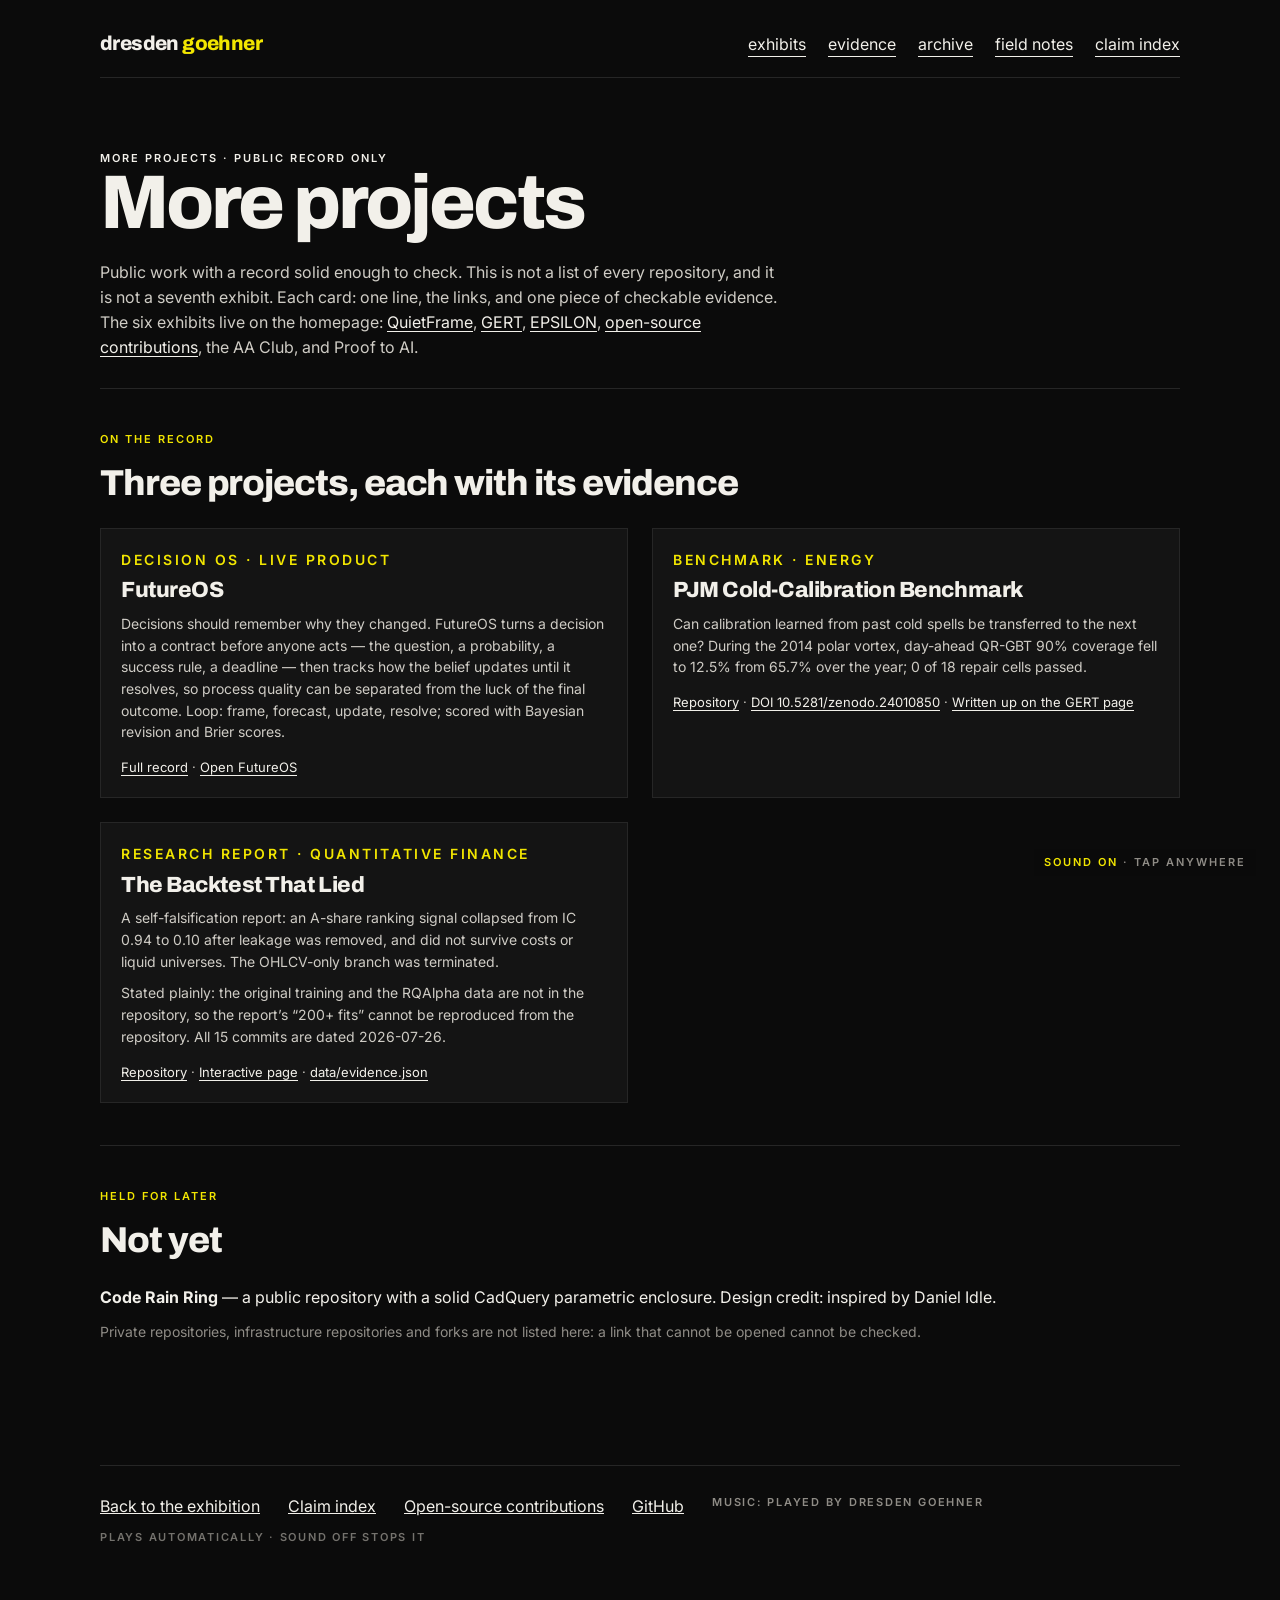
<file: projects/index.html>
<!doctype html>
<html lang="en">
<head>
<meta charset="utf-8">
<meta name="viewport" content="width=device-width, initial-scale=1">
<title>More projects — Dresden Goehner</title>
<meta name="description" content="Public work with a record solid enough to check, beyond the six exhibits on the homepage: FutureOS, the PJM Cold-Calibration Benchmark and The Backtest That Lied, a self-falsification report. Each card carries one piece of checkable evidence.">
<link rel="canonical" href="https://dresdengoehner.com/projects">
<meta property="og:type" content="website">
<meta property="og:site_name" content="Dresden Goehner">
<meta property="og:title" content="More projects — Dresden Goehner">
<meta property="og:description" content="Three more pieces of public work with checkable records: FutureOS, the PJM cold-calibration benchmark and The Backtest That Lied.">
<meta property="og:url" content="https://dresdengoehner.com/projects">
<meta property="og:image" content="https://dresdengoehner.com/og.png">
<meta property="og:image:width" content="1200">
<meta property="og:image:height" content="630">
<meta property="og:image:alt" content="Dresden Goehner. Building decision systems that make uncertainty visible.">
<meta name="twitter:card" content="summary_large_image">
<meta name="twitter:title" content="More projects — Dresden Goehner">
<meta name="twitter:description" content="Three more pieces of public work with checkable records: FutureOS, the PJM cold-calibration benchmark and The Backtest That Lied.">
<meta name="twitter:image" content="https://dresdengoehner.com/og.png">
<meta name="twitter:image:alt" content="Dresden Goehner. Building decision systems that make uncertainty visible.">
<link rel="icon" href="../favicon.svg" type="image/svg+xml">
<link rel="preconnect" href="https://fonts.googleapis.com">
<link rel="preconnect" href="https://fonts.gstatic.com" crossorigin>
<link href="https://fonts.googleapis.com/css2?family=Archivo:wght@500;800&family=Inter:wght@400;500;600&display=swap" rel="stylesheet">
<link rel="stylesheet" href="../site.css">
<link rel="stylesheet" href="../assets/css/sound.css">
<style>
.cards{display:grid;grid-template-columns:repeat(2,minmax(0,1fr));gap:24px}
.card{display:block;background:#141414;border:1px solid var(--line);padding:20px;min-width:0}
.card .repo{color:var(--y)}
.card h3{font-family:Archivo,sans-serif;font-weight:800;font-size:22px;line-height:1.12;letter-spacing:-.02em;margin:8px 0 10px}
.card p{font-size:14px;color:#cfccc5}
.card p+p{margin-top:10px}
.card .links{margin-top:14px;font-size:13px}
@media(max-width:820px){.cards{grid-template-columns:1fr}}
</style>
</head>
<body>
<div class="wrap">
<nav class="top" aria-label="Primary">
<a class="mark" href="../index.html#top">dresden <span>goehner</span></a>
<a class="ul" href="../index.html#work">exhibits</a>
<a class="ul" href="../index.html#evidence">evidence</a>
<a class="ul" href="../index.html#archive">archive</a>
<a class="ul" href="../notes.html">field notes</a>
<a class="ul" href="../proof.html">claim index</a>
</nav>
<header class="page">
<p class="cap">More projects · public record only</p>
<h1>More projects</h1>
<p class="lede">Public work with a record solid enough to check. This is not a list of every repository, and it is not a seventh exhibit. Each card: one line, the links, and one piece of checkable evidence. The six exhibits live on the homepage: <a class="src" href="glasses.html">QuietFrame</a>, <a class="src" href="gert.html">GERT</a>, <a class="src" href="epsilon.html">EPSILON</a>, <a class="src" href="../contributions.html">open-source contributions</a>, the AA Club, and Proof to AI.</p>
</header>
<main>
<section aria-label="Projects with a checkable record">
<p class="cap kicker">On the record</p>
<h2>Three projects, each with its evidence</h2>
<div class="cards">
<article class="card">
<p class="cap repo">Decision OS · live product</p>
<h3>FutureOS</h3>
<p>Decisions should remember why they changed. FutureOS turns a decision into a contract before anyone acts — the question, a probability, a success rule, a deadline — then tracks how the belief updates until it resolves, so process quality can be separated from the luck of the final outcome. Loop: frame, forecast, update, resolve; scored with Bayesian revision and Brier scores.</p>
<p class="links"><a class="src" href="futureos.html">Full record</a> · <a class="src" href="https://futureos.space/">Open FutureOS</a></p>
</article>
<article class="card">
<p class="cap repo">Benchmark · energy</p>
<h3>PJM Cold-Calibration Benchmark</h3>
<p>Can calibration learned from past cold spells be transferred to the next one? During the 2014 polar vortex, day-ahead QR-GBT 90% coverage fell to 12.5% from 65.7% over the year; 0 of 18 repair cells passed.</p>
<p class="links"><a class="src" href="https://github.com/DresdenGman/PJM-Cold-Calibration-Benchmark">Repository</a> · <a class="src" href="https://doi.org/10.5281/zenodo.24010850">DOI 10.5281/zenodo.24010850</a> · <a class="src" href="gert.html#pjm">Written up on the GERT page</a></p>
</article>
<article class="card">
<p class="cap repo">Research report · quantitative finance</p>
<h3>The Backtest That Lied</h3>
<p>A self-falsification report: an A-share ranking signal collapsed from IC 0.94 to 0.10 after leakage was removed, and did not survive costs or liquid universes. The OHLCV-only branch was terminated.</p>
<p>Stated plainly: the original training and the RQAlpha data are not in the repository, so the report&#8217;s &#8220;200+ fits&#8221; cannot be reproduced from the repository. All 15 commits are dated 2026-07-26.</p>
<p class="links"><a class="src" href="https://github.com/DresdenGman/the-backtest-that-lied">Repository</a> · <a class="src" href="https://dresdengman.github.io/the-backtest-that-lied">Interactive page</a> · <a class="src" href="https://github.com/DresdenGman/the-backtest-that-lied/blob/main/data/evidence.json">data/evidence.json</a></p>
</article>
</div>
</section>
<section aria-label="Held for later">
<p class="cap kicker">Held for later</p>
<h2>Not yet</h2>
<p><b>Code Rain Ring</b> — a public repository with a solid CadQuery parametric enclosure. Design credit: inspired by Daniel Idle.</p>
<p class="note">Private repositories, infrastructure repositories and forks are not listed here: a link that cannot be opened cannot be checked.</p>
</section>
</main>
<footer>
<a href="../index.html#top">Back to the exhibition</a>
<a href="../proof.html">Claim index</a>
<a href="../contributions.html">Open-source contributions</a>
<a href="https://github.com/DresdenGman">GitHub</a>
<span class="sound-credit">Music: played by Dresden Goehner</span>
</footer>
</div>
<script src="../assets/js/sound.js" defer></script>
</body>
</html>
</file>
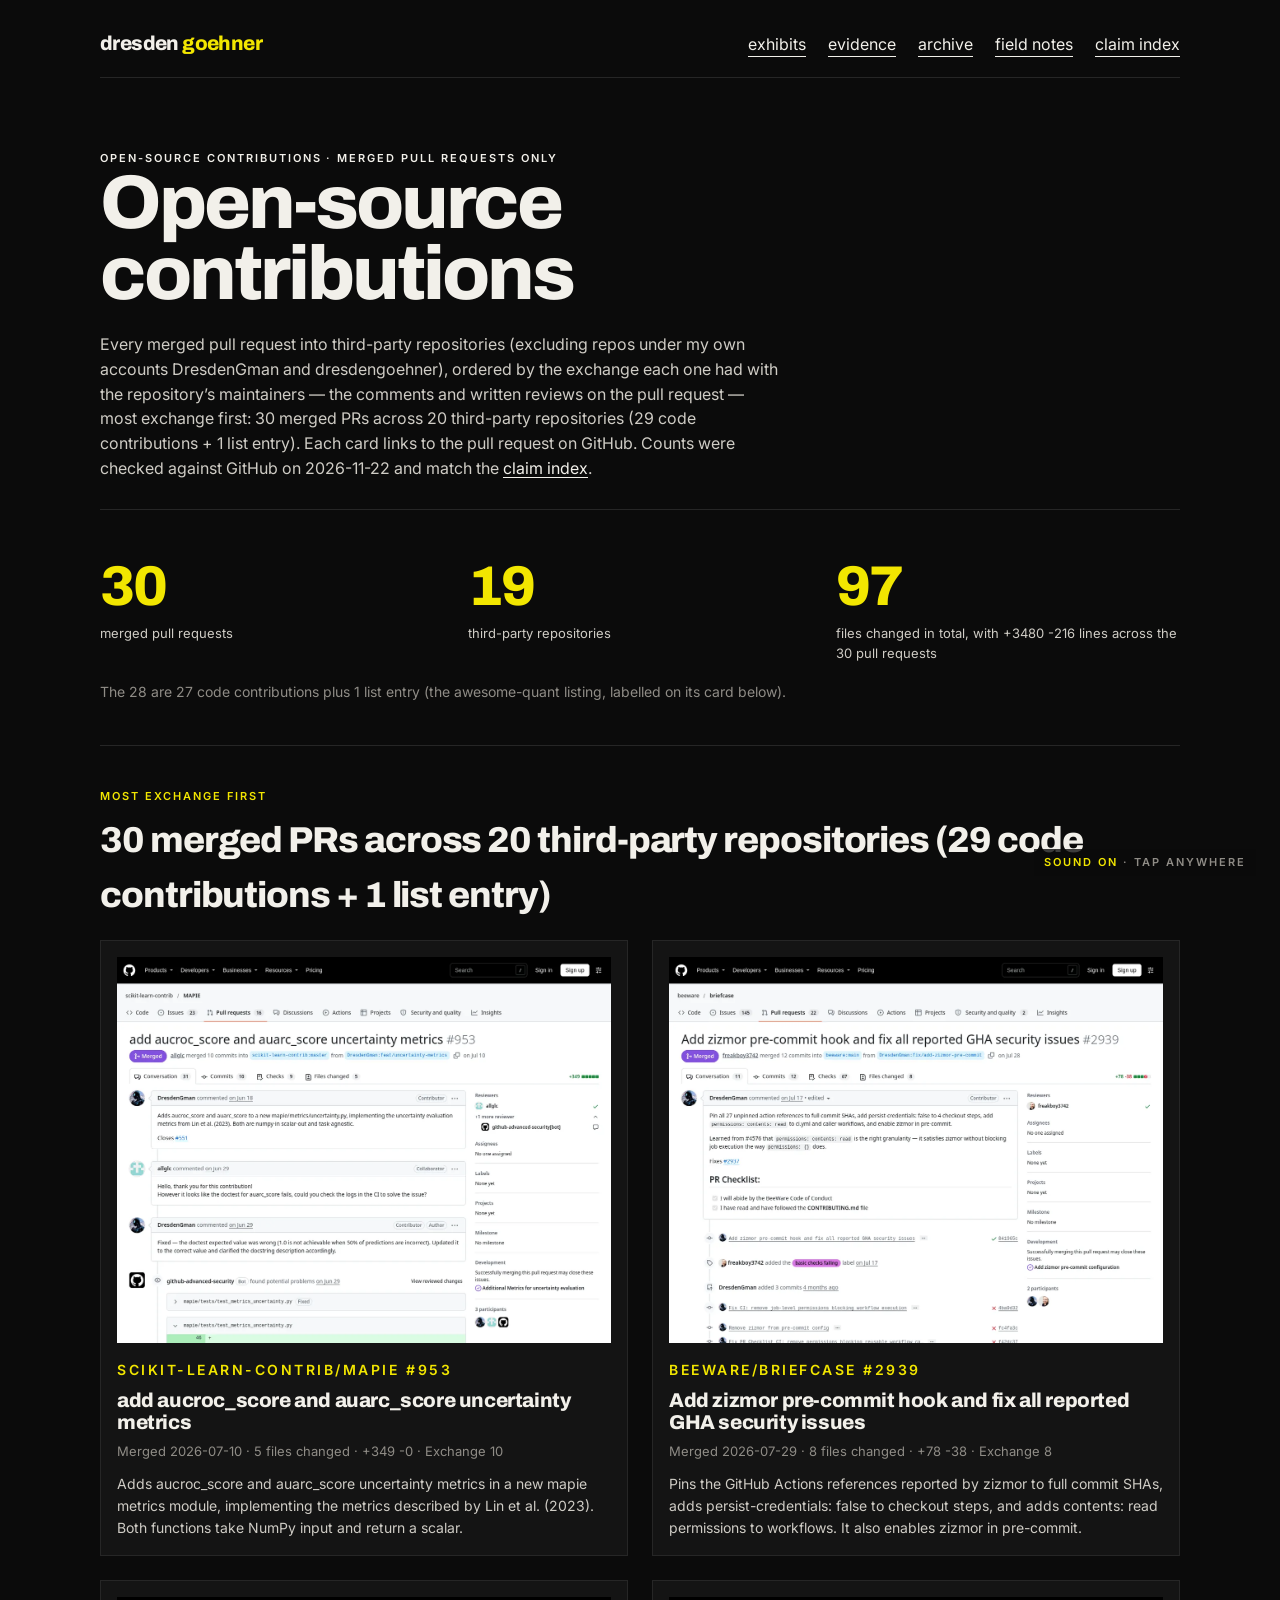
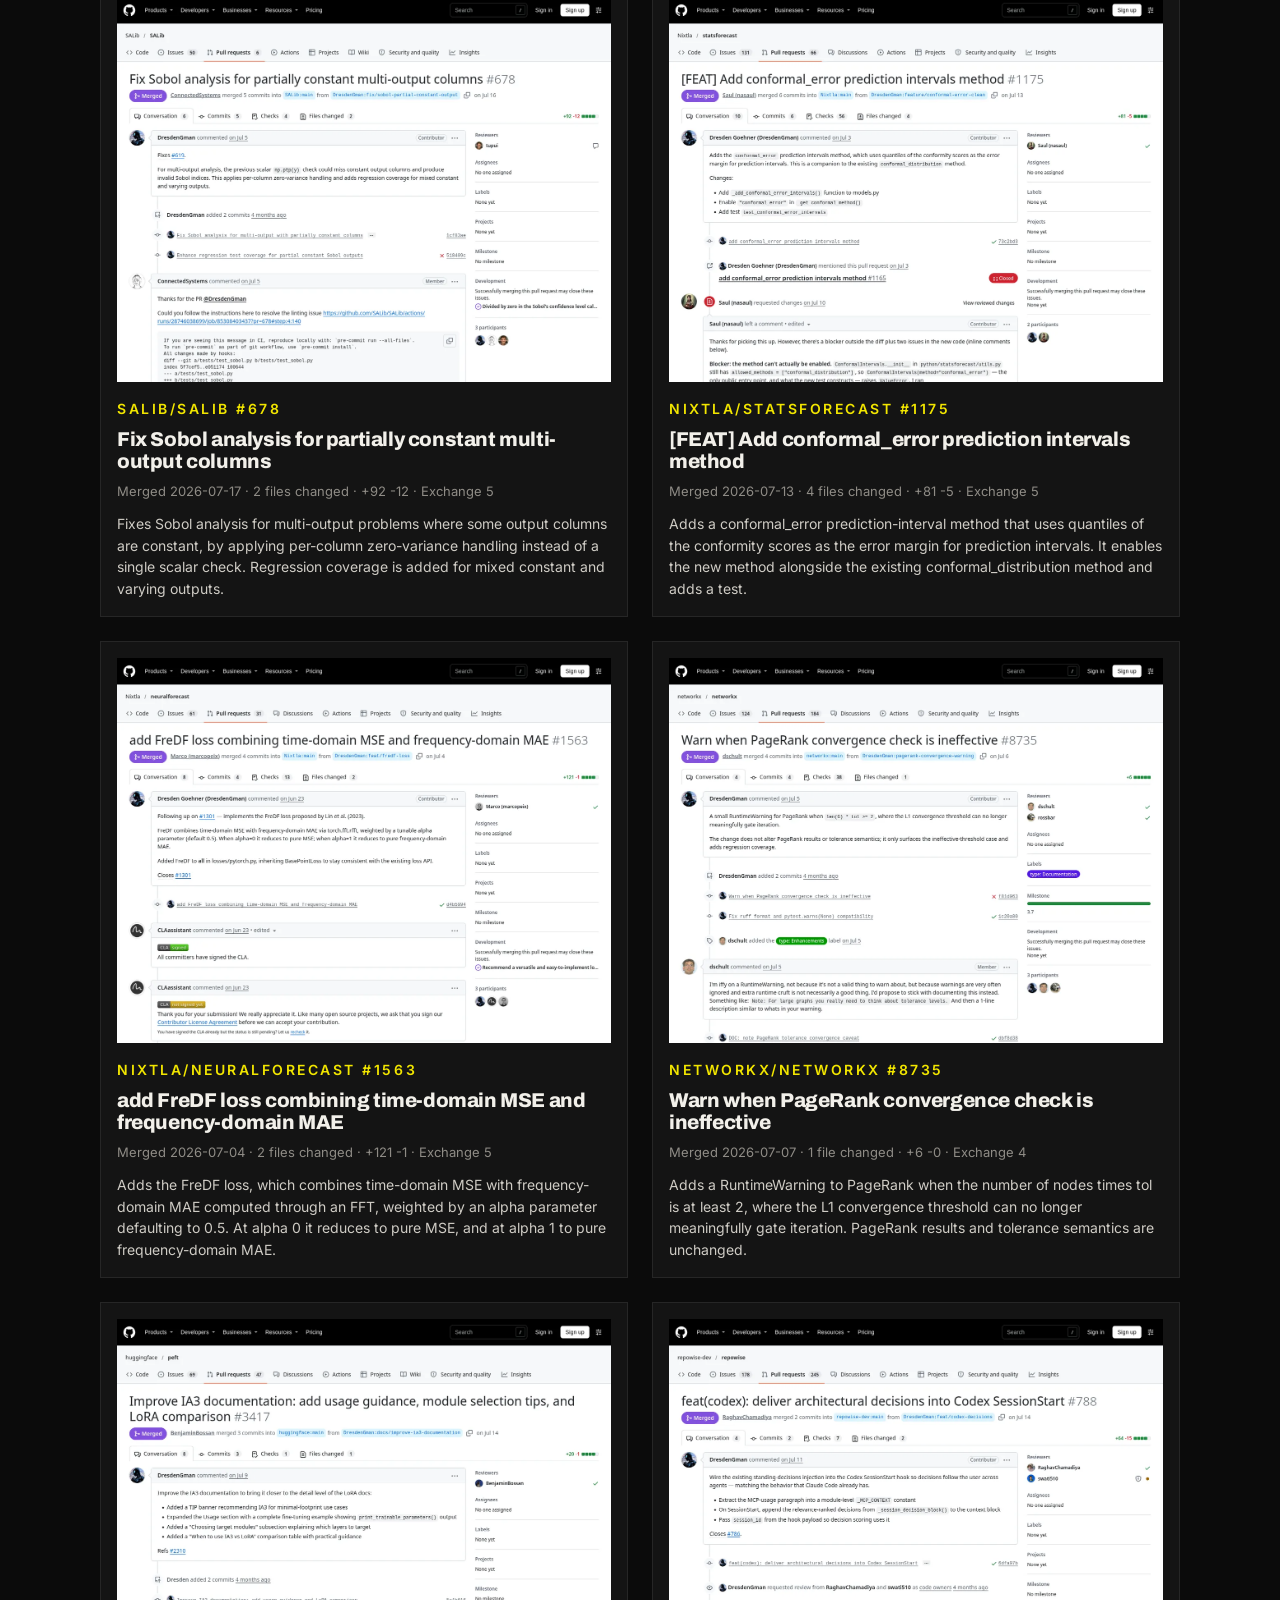
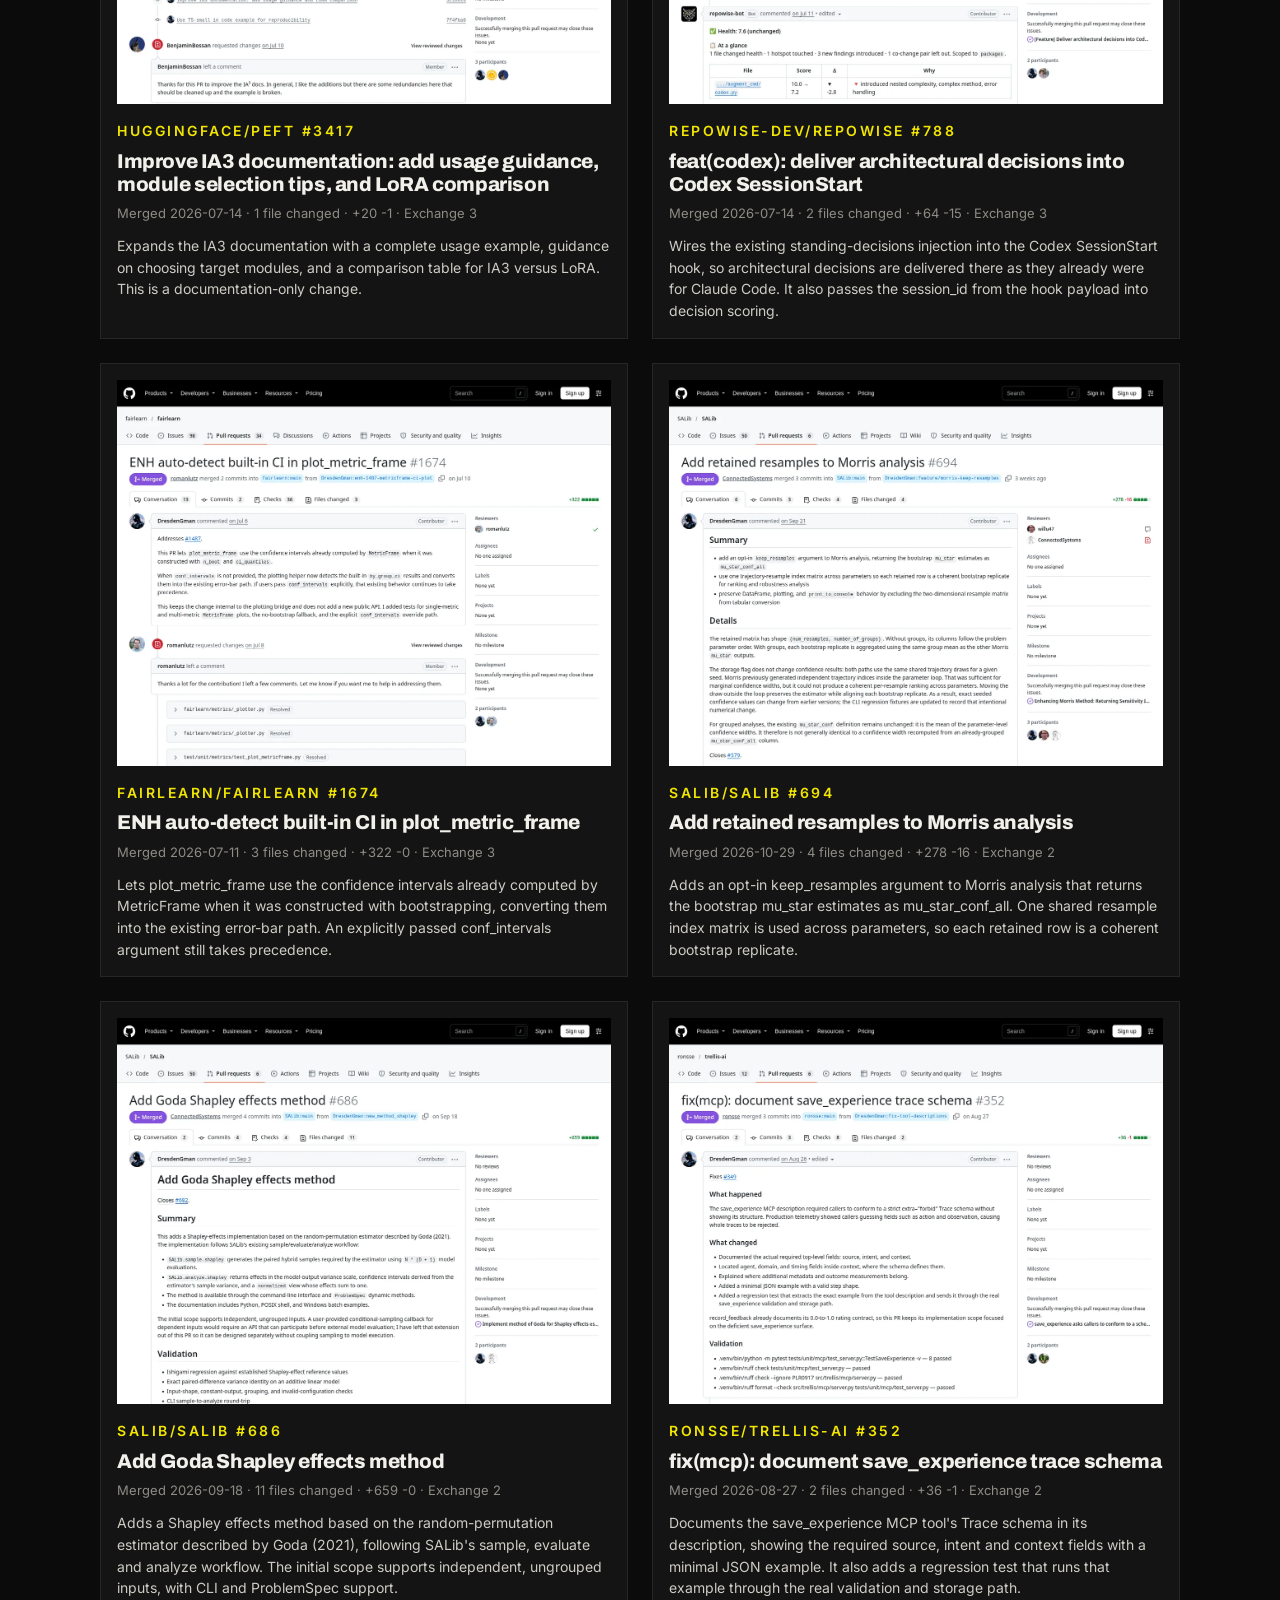
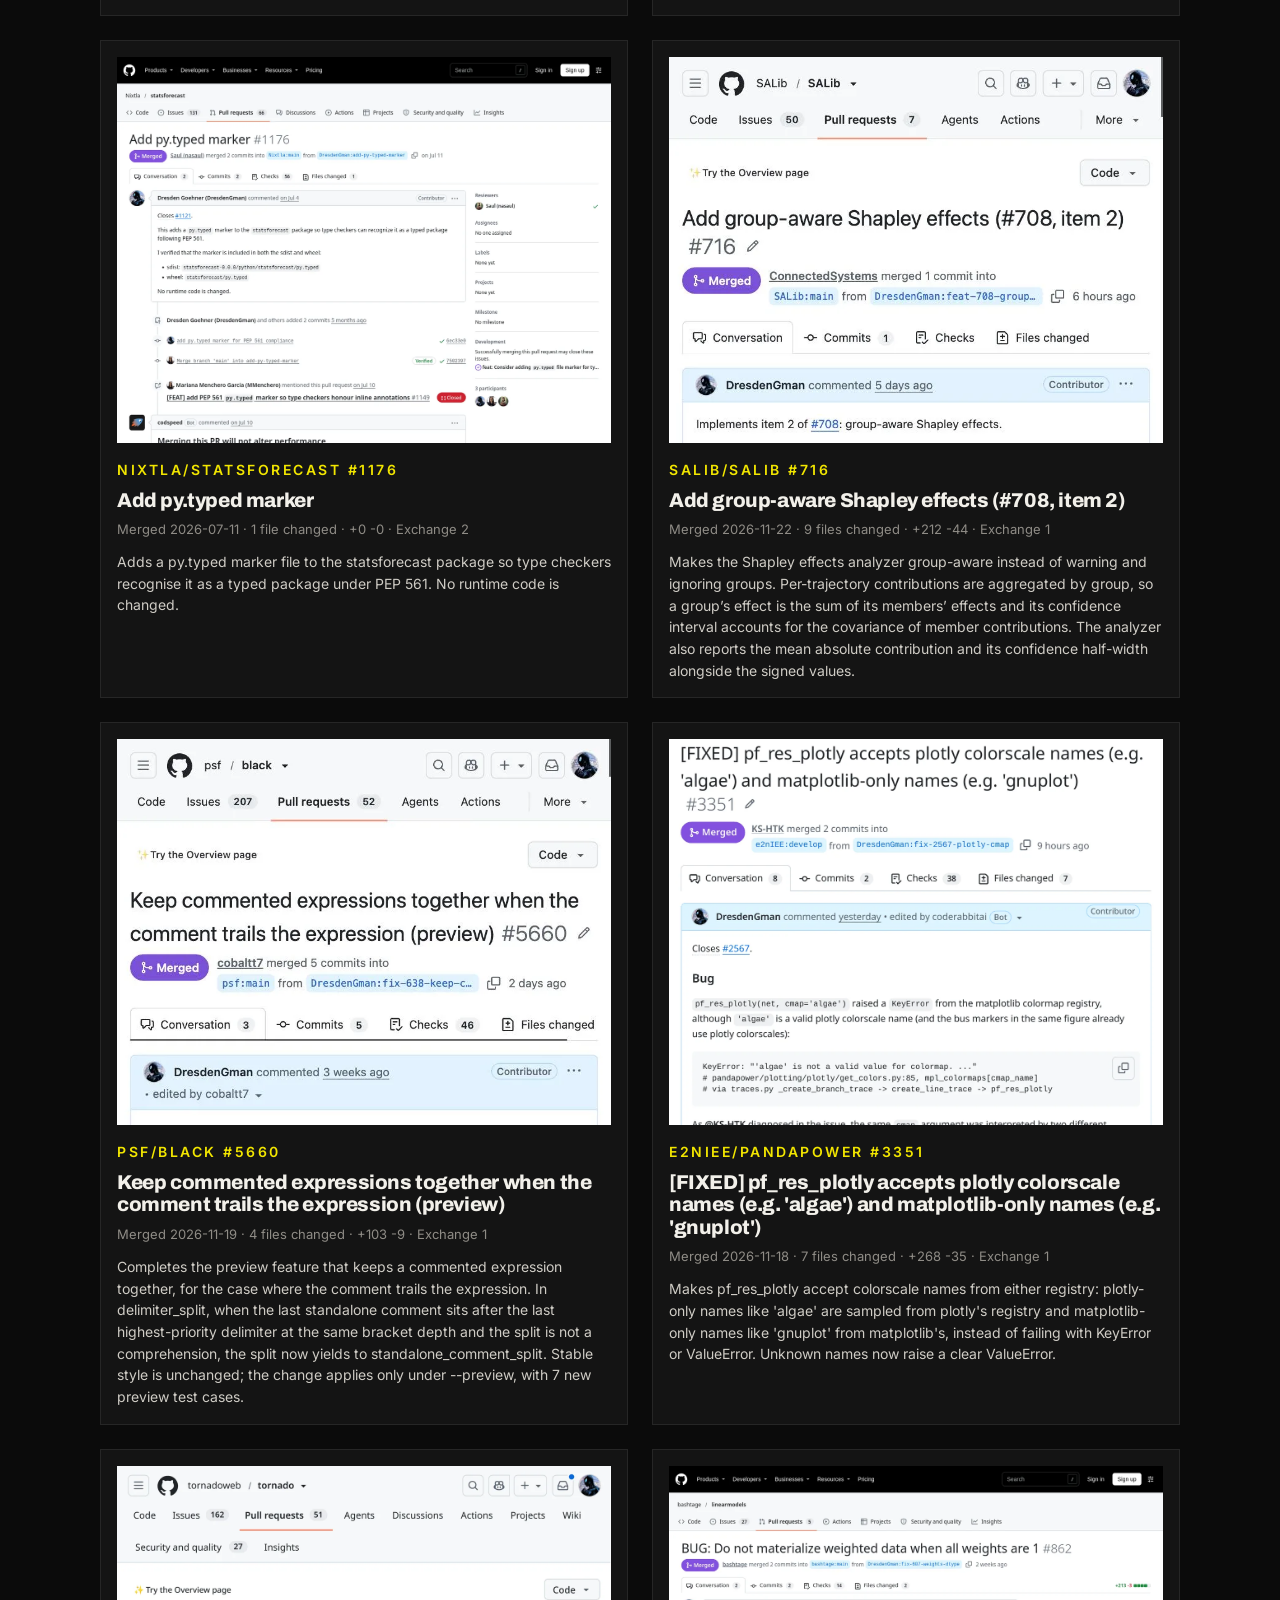
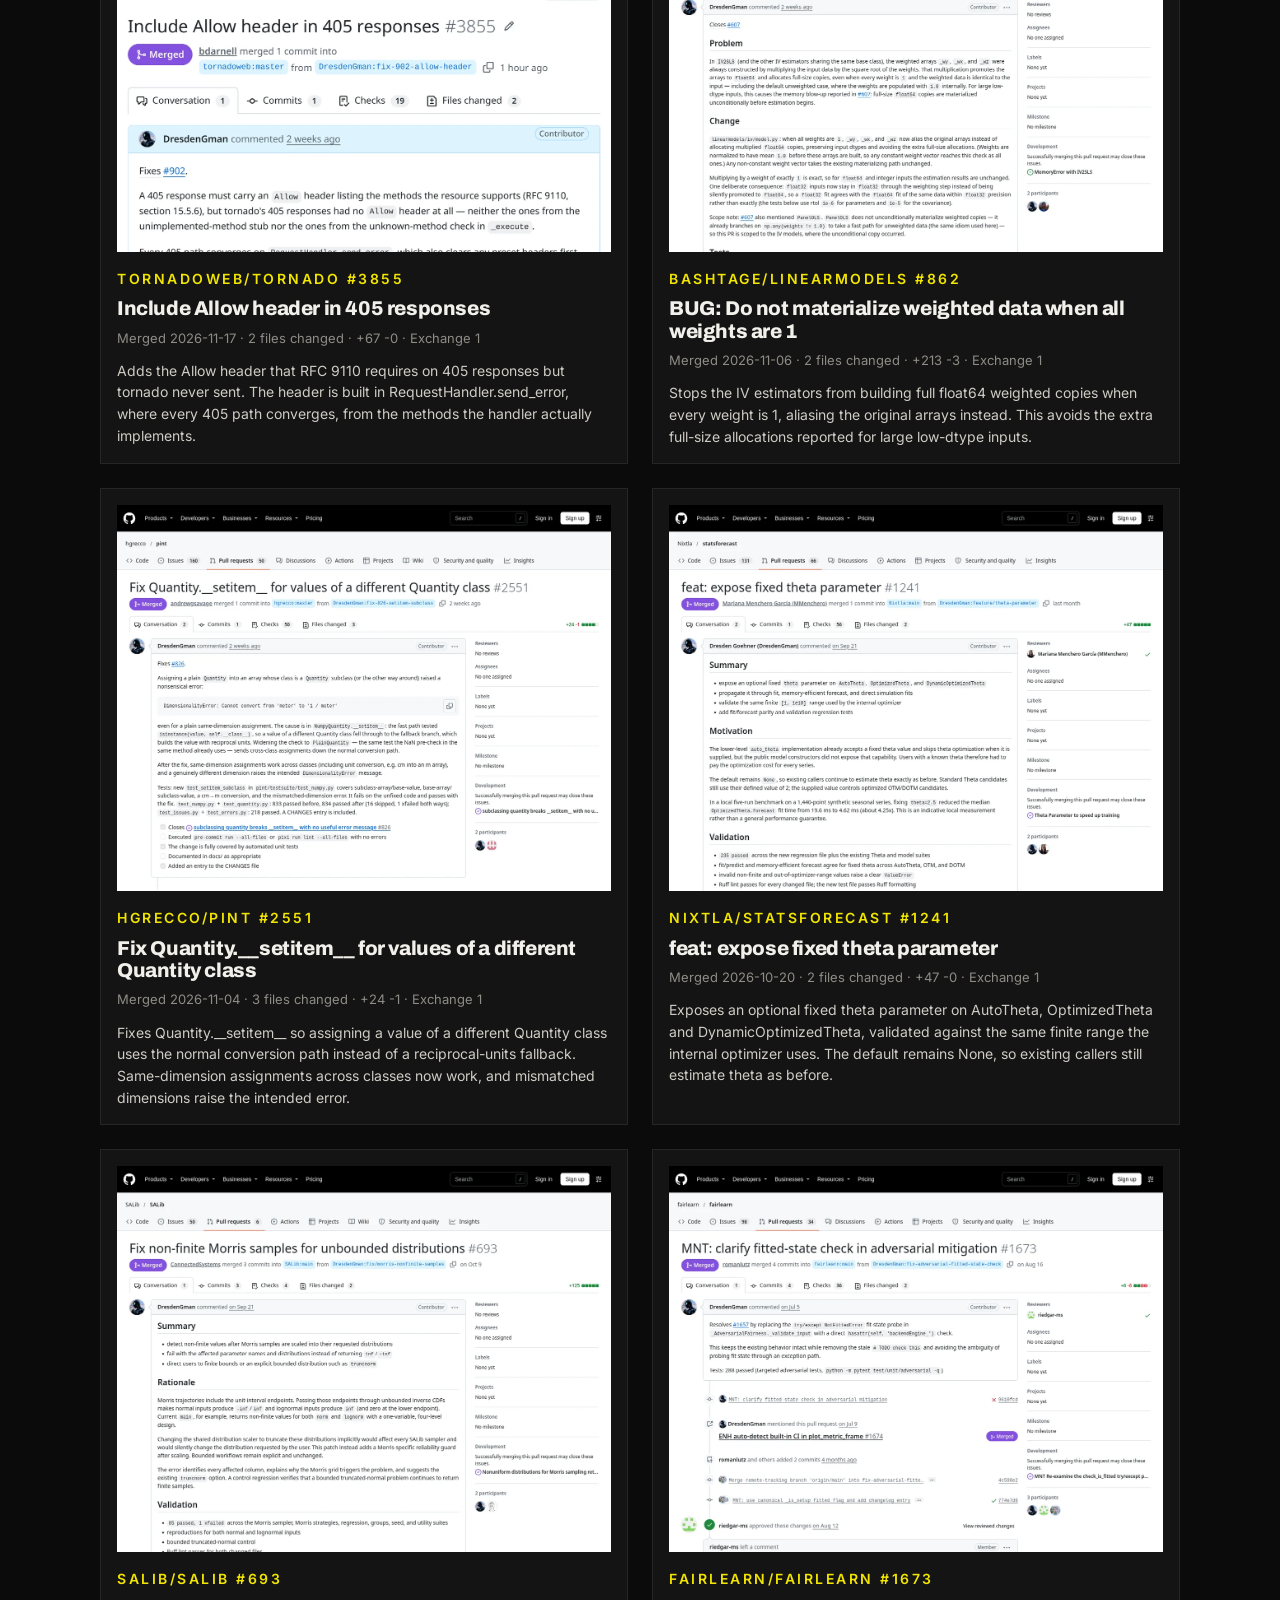
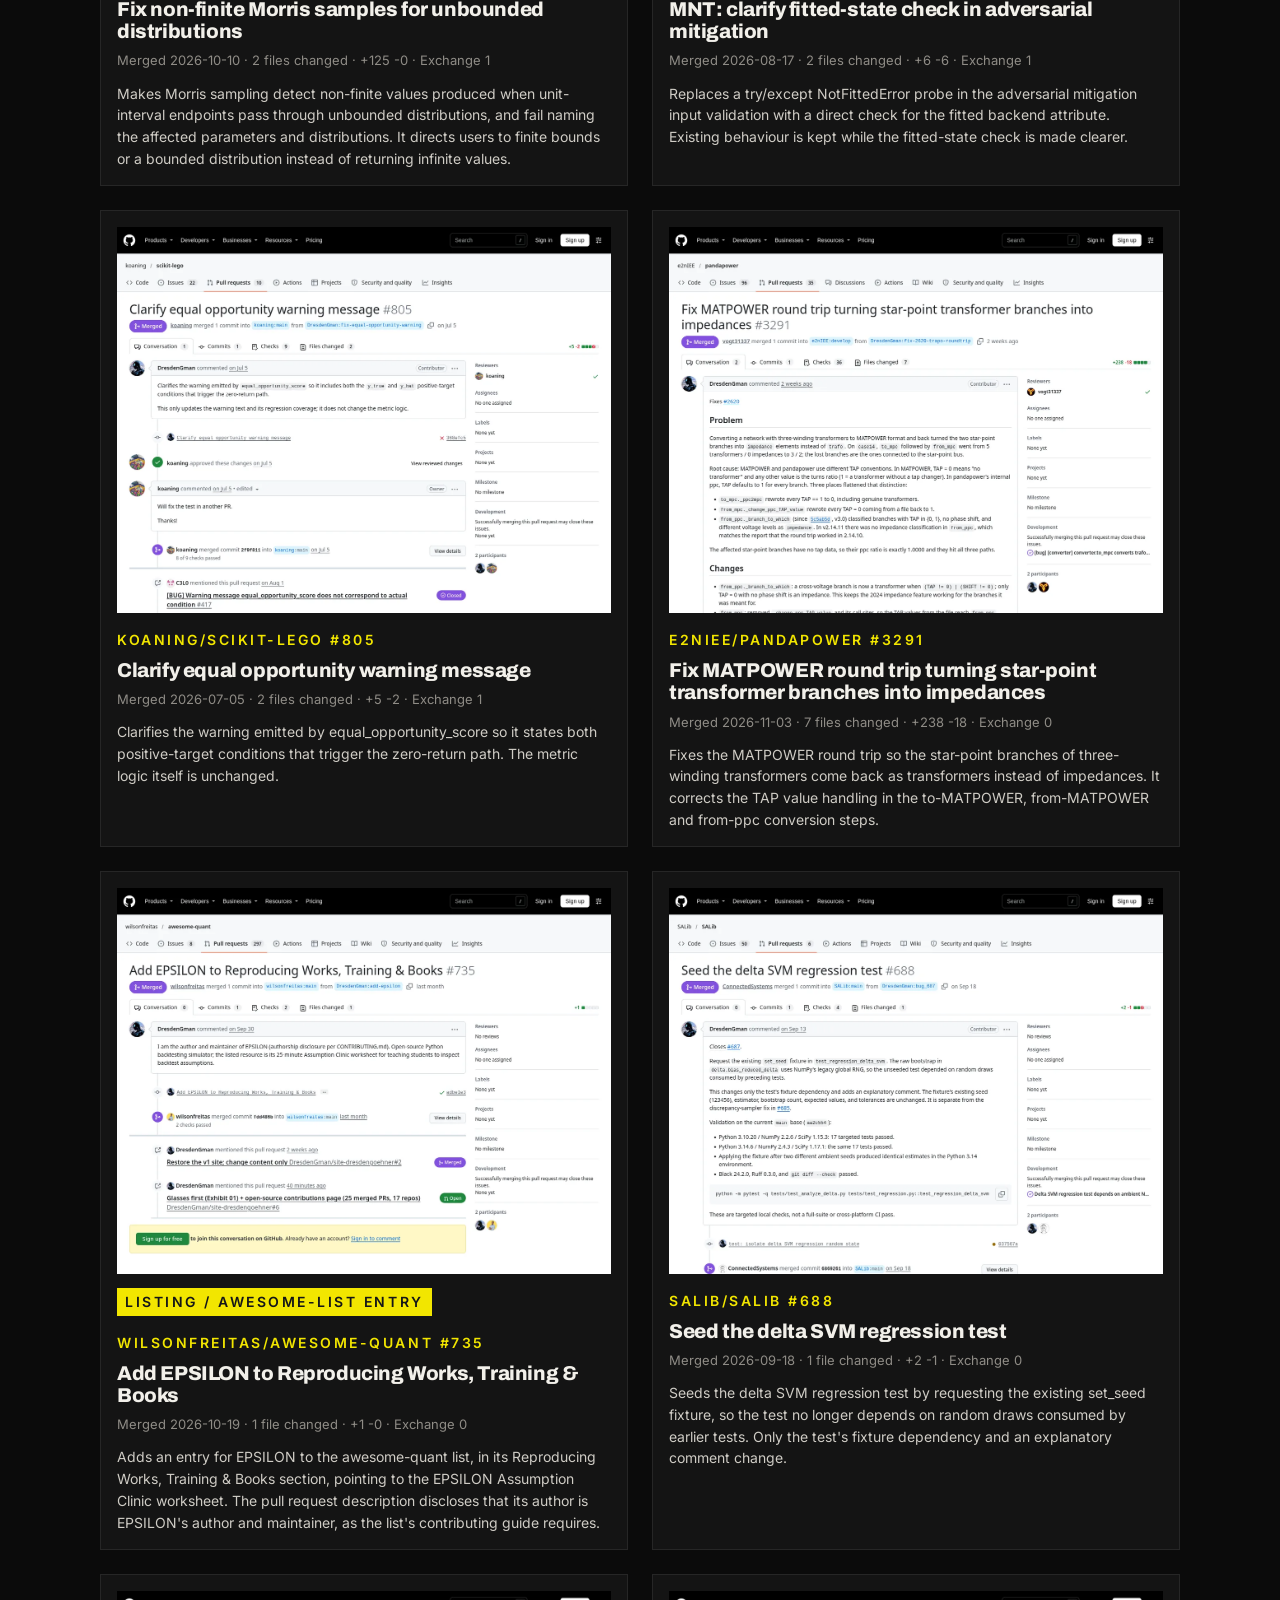
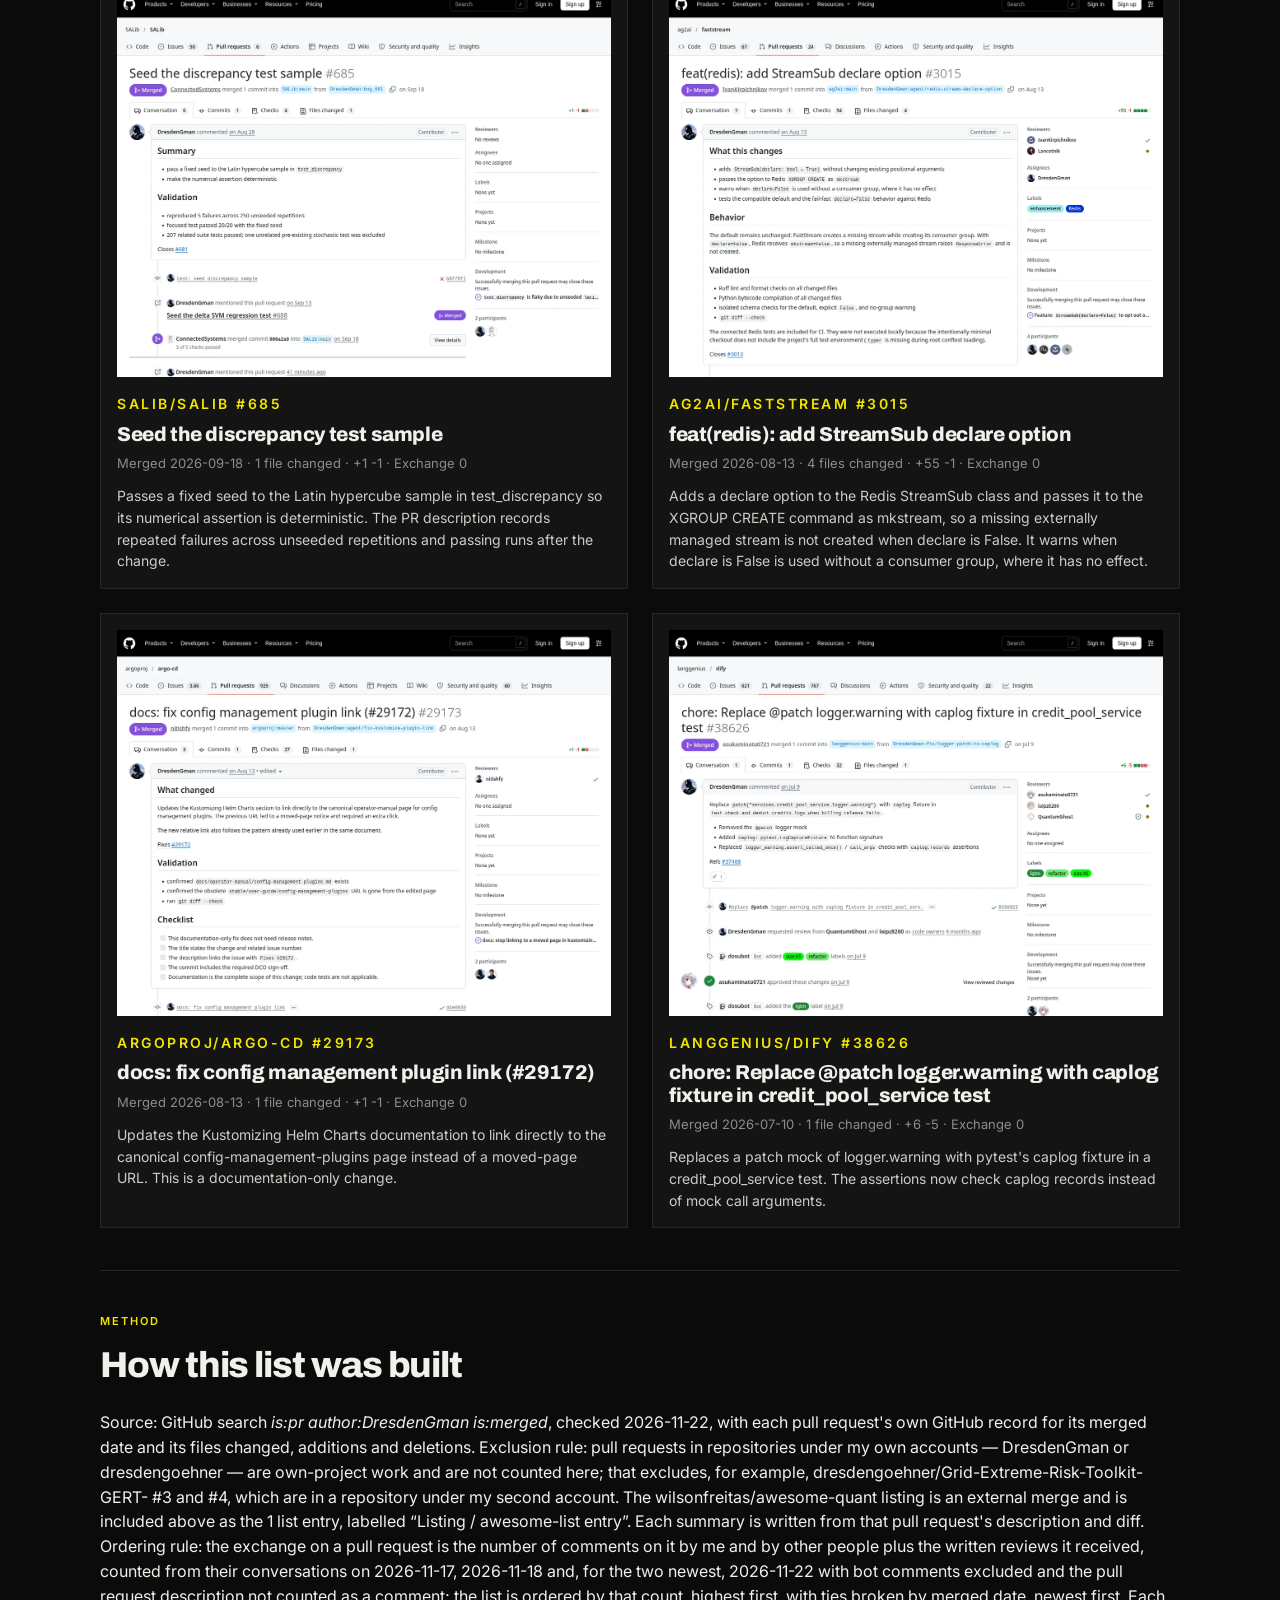
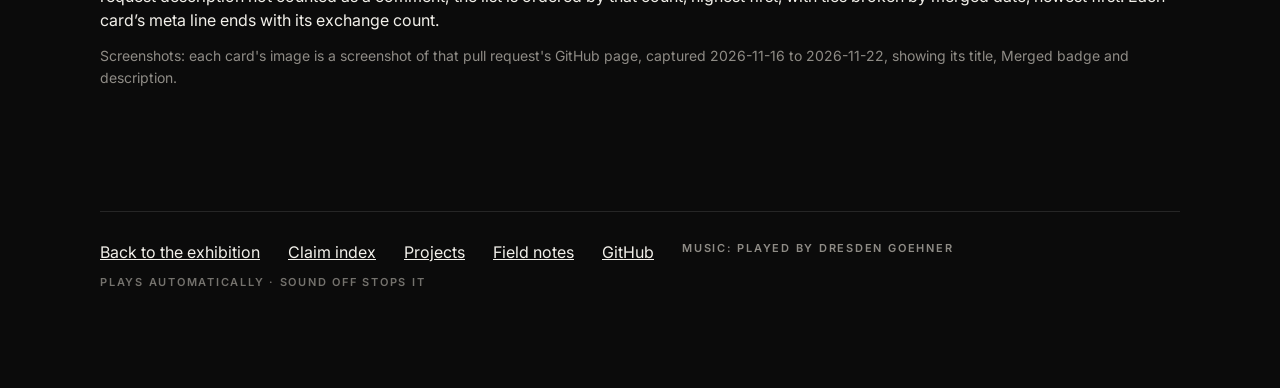
<file: contributions.html>
<!doctype html>
<html lang="en">
<head>
<meta charset="utf-8">
<meta name="viewport" content="width=device-width, initial-scale=1">
<title>Open-source contributions — Dresden Goehner</title>
<meta name="description" content="Every merged pull request into third-party repositories (excluding repos under my own accounts DresdenGman and dresdengoehner): 30 merged PRs across 20 third-party repositories (29 code contributions + 1 list entry), ordered by the exchange each one had with its maintainers, most exchange first.">
<link rel="canonical" href="https://dresdengoehner.com/contributions.html">
<meta property="og:type" content="website">
<meta property="og:site_name" content="Dresden Goehner">
<meta property="og:title" content="Open-source contributions — Dresden Goehner">
<meta property="og:description" content="30 merged PRs across 20 third-party repositories (29 code contributions + 1 list entry), ordered by the exchange each one had with its maintainers, most exchange first, each with a plain summary and its file and line counts.">
<meta property="og:url" content="https://dresdengoehner.com/contributions.html">
<meta property="og:image" content="https://dresdengoehner.com/og.png">
<meta property="og:image:width" content="1200">
<meta property="og:image:height" content="630">
<meta property="og:image:alt" content="Dresden Goehner. Building decision systems that make uncertainty visible.">
<meta name="twitter:card" content="summary_large_image">
<meta name="twitter:title" content="Open-source contributions — Dresden Goehner">
<meta name="twitter:description" content="30 merged PRs across 20 third-party repositories (29 code contributions + 1 list entry), ordered by the exchange each one had with its maintainers, most exchange first.">
<meta name="twitter:image" content="https://dresdengoehner.com/og.png">
<meta name="twitter:image:alt" content="Dresden Goehner. Building decision systems that make uncertainty visible.">
<link rel="icon" href="favicon.svg" type="image/svg+xml">
<link rel="preconnect" href="https://fonts.googleapis.com">
<link rel="preconnect" href="https://fonts.gstatic.com" crossorigin>
<link href="https://fonts.googleapis.com/css2?family=Archivo:wght@500;800&family=Inter:wght@400;500;600&display=swap" rel="stylesheet">
<link rel="stylesheet" href="site.css">
<link rel="stylesheet" href="assets/css/sound.css">
<style>
.totals{display:grid;grid-template-columns:repeat(3,minmax(0,1fr));gap:24px;margin-top:8px}
.total b{display:block;font-family:Archivo,sans-serif;font-weight:800;font-size:clamp(36px,5vw,56px);line-height:.95;letter-spacing:-.03em;color:var(--y)}
.total span{display:inline-block;margin-top:10px;font-size:13px;color:#cfccc5}
.cards{display:grid;grid-template-columns:repeat(2,minmax(0,1fr));gap:24px}
a.card{display:block;text-decoration:none;background:#141414;border:1px solid var(--line);padding:16px;min-width:0}
a.card:hover,a.card:focus-visible{border-color:var(--y)}
a.card img{display:block;width:100%;height:auto}
a.card .repo{color:var(--y);margin-top:16px}
a.card .listing{color:var(--ink);background:var(--y);display:inline-block;padding:3px 8px;margin-top:14px}
a.card h3{font-family:Archivo,sans-serif;font-weight:800;font-size:20px;line-height:1.12;letter-spacing:-.02em;margin:8px 0}
a.card .meta{color:var(--dim);font-size:13px;margin-bottom:10px}
a.card p{font-size:14px;color:#cfccc5}
@media(max-width:820px){.cards{grid-template-columns:1fr}.totals{grid-template-columns:1fr}}
</style>
</head>
<body>
<div class="wrap">
<nav class="top" aria-label="Primary">
<a class="mark" href="index.html#top">dresden <span>goehner</span></a>
<a class="ul" href="index.html#work">exhibits</a>
<a class="ul" href="index.html#evidence">evidence</a>
<a class="ul" href="index.html#archive">archive</a>
<a class="ul" href="notes.html">field notes</a>
<a class="ul" href="proof.html">claim index</a>
</nav>
<header class="page">
<p class="cap">Open-source contributions &#183; merged pull requests only</p>
<h1>Open-source contributions</h1>
<p class="lede">Every merged pull request into third-party repositories (excluding repos under my own accounts DresdenGman and dresdengoehner), ordered by the exchange each one had with the repository&#8217;s maintainers &#8212; the comments and written reviews on the pull request &#8212; most exchange first: 30 merged PRs across 20 third-party repositories (29 code contributions + 1 list entry). Each card links to the pull request on GitHub. Counts were checked against GitHub on 2026-11-22 and match the <a class="src" href="proof.html#opensource">claim index</a>.</p>
</header>
<main>
<section aria-label="Totals">
<div class="totals">
<div class="total"><b>30</b><span>merged pull requests</span></div>
<div class="total"><b>19</b><span>third-party repositories</span></div>
<div class="total"><b>97</b><span>files changed in total, with +3480 -216 lines across the 30 pull requests</span></div>
</div>
<p class="note" style="margin-top:16px">The 28 are 27 code contributions plus 1 list entry (the awesome-quant listing, labelled on its card below).</p>
</section>
<section aria-label="Merged pull requests, most exchange first">
<p class="cap kicker">Most exchange first</p>
<h2>30 merged PRs across 20 third-party repositories (29 code contributions + 1 list entry)</h2>
<div class="cards">
<a class="card" href="https://github.com/scikit-learn-contrib/MAPIE/pull/953" target="_blank" rel="noopener">
<img src="assets/contributions/scikit-learn-contrib-mapie-953.webp" width="1200" height="937" loading="lazy" alt="Screenshot of scikit-learn-contrib/MAPIE#953 on GitHub">
<p class="cap repo">scikit-learn-contrib/MAPIE #953</p>
<h3>add aucroc_score and auarc_score uncertainty metrics</h3>
<p class="meta">Merged 2026-07-10 &#183; 5 files changed &#183; +349 -0 &#183; Exchange 10</p>
<p>Adds aucroc_score and auarc_score uncertainty metrics in a new mapie metrics module, implementing the metrics described by Lin et al. (2023). Both functions take NumPy input and return a scalar.</p>
</a>
<a class="card" href="https://github.com/beeware/briefcase/pull/2939" target="_blank" rel="noopener">
<img src="assets/contributions/beeware-briefcase-2939.webp" width="1200" height="937" loading="lazy" alt="Screenshot of beeware/briefcase#2939 on GitHub">
<p class="cap repo">beeware/briefcase #2939</p>
<h3>Add zizmor pre-commit hook and fix all reported GHA security issues</h3>
<p class="meta">Merged 2026-07-29 &#183; 8 files changed &#183; +78 -38 &#183; Exchange 8</p>
<p>Pins the GitHub Actions references reported by zizmor to full commit SHAs, adds persist-credentials: false to checkout steps, and adds contents: read permissions to workflows. It also enables zizmor in pre-commit.</p>
</a>
<a class="card" href="https://github.com/SALib/SALib/pull/678" target="_blank" rel="noopener">
<img src="assets/contributions/salib-salib-678.webp" width="1200" height="937" loading="lazy" alt="Screenshot of SALib/SALib#678 on GitHub">
<p class="cap repo">SALib/SALib #678</p>
<h3>Fix Sobol analysis for partially constant multi-output columns</h3>
<p class="meta">Merged 2026-07-17 &#183; 2 files changed &#183; +92 -12 &#183; Exchange 5</p>
<p>Fixes Sobol analysis for multi-output problems where some output columns are constant, by applying per-column zero-variance handling instead of a single scalar check. Regression coverage is added for mixed constant and varying outputs.</p>
</a>
<a class="card" href="https://github.com/Nixtla/statsforecast/pull/1175" target="_blank" rel="noopener">
<img src="assets/contributions/nixtla-statsforecast-1175.webp" width="1200" height="937" loading="lazy" alt="Screenshot of Nixtla/statsforecast#1175 on GitHub">
<p class="cap repo">Nixtla/statsforecast #1175</p>
<h3>[FEAT] Add conformal_error prediction intervals method</h3>
<p class="meta">Merged 2026-07-13 &#183; 4 files changed &#183; +81 -5 &#183; Exchange 5</p>
<p>Adds a conformal_error prediction-interval method that uses quantiles of the conformity scores as the error margin for prediction intervals. It enables the new method alongside the existing conformal_distribution method and adds a test.</p>
</a>
<a class="card" href="https://github.com/Nixtla/neuralforecast/pull/1563" target="_blank" rel="noopener">
<img src="assets/contributions/nixtla-neuralforecast-1563.webp" width="1200" height="937" loading="lazy" alt="Screenshot of Nixtla/neuralforecast#1563 on GitHub">
<p class="cap repo">Nixtla/neuralforecast #1563</p>
<h3>add FreDF loss combining time-domain MSE and frequency-domain MAE</h3>
<p class="meta">Merged 2026-07-04 &#183; 2 files changed &#183; +121 -1 &#183; Exchange 5</p>
<p>Adds the FreDF loss, which combines time-domain MSE with frequency-domain MAE computed through an FFT, weighted by an alpha parameter defaulting to 0.5. At alpha 0 it reduces to pure MSE, and at alpha 1 to pure frequency-domain MAE.</p>
</a>
<a class="card" href="https://github.com/networkx/networkx/pull/8735" target="_blank" rel="noopener">
<img src="assets/contributions/networkx-networkx-8735.webp" width="1200" height="937" loading="lazy" alt="Screenshot of networkx/networkx#8735 on GitHub">
<p class="cap repo">networkx/networkx #8735</p>
<h3>Warn when PageRank convergence check is ineffective</h3>
<p class="meta">Merged 2026-07-07 &#183; 1 file changed &#183; +6 -0 &#183; Exchange 4</p>
<p>Adds a RuntimeWarning to PageRank when the number of nodes times tol is at least 2, where the L1 convergence threshold can no longer meaningfully gate iteration. PageRank results and tolerance semantics are unchanged.</p>
</a>
<a class="card" href="https://github.com/huggingface/peft/pull/3417" target="_blank" rel="noopener">
<img src="assets/contributions/huggingface-peft-3417.webp" width="1200" height="937" loading="lazy" alt="Screenshot of huggingface/peft#3417 on GitHub">
<p class="cap repo">huggingface/peft #3417</p>
<h3>Improve IA3 documentation: add usage guidance, module selection tips, and LoRA comparison</h3>
<p class="meta">Merged 2026-07-14 &#183; 1 file changed &#183; +20 -1 &#183; Exchange 3</p>
<p>Expands the IA3 documentation with a complete usage example, guidance on choosing target modules, and a comparison table for IA3 versus LoRA. This is a documentation-only change.</p>
</a>
<a class="card" href="https://github.com/repowise-dev/repowise/pull/788" target="_blank" rel="noopener">
<img src="assets/contributions/repowise-dev-repowise-788.webp" width="1200" height="937" loading="lazy" alt="Screenshot of repowise-dev/repowise#788 on GitHub">
<p class="cap repo">repowise-dev/repowise #788</p>
<h3>feat(codex): deliver architectural decisions into Codex SessionStart</h3>
<p class="meta">Merged 2026-07-14 &#183; 2 files changed &#183; +64 -15 &#183; Exchange 3</p>
<p>Wires the existing standing-decisions injection into the Codex SessionStart hook, so architectural decisions are delivered there as they already were for Claude Code. It also passes the session_id from the hook payload into decision scoring.</p>
</a>
<a class="card" href="https://github.com/fairlearn/fairlearn/pull/1674" target="_blank" rel="noopener">
<img src="assets/contributions/fairlearn-fairlearn-1674.webp" width="1200" height="937" loading="lazy" alt="Screenshot of fairlearn/fairlearn#1674 on GitHub">
<p class="cap repo">fairlearn/fairlearn #1674</p>
<h3>ENH auto-detect built-in CI in plot_metric_frame</h3>
<p class="meta">Merged 2026-07-11 &#183; 3 files changed &#183; +322 -0 &#183; Exchange 3</p>
<p>Lets plot_metric_frame use the confidence intervals already computed by MetricFrame when it was constructed with bootstrapping, converting them into the existing error-bar path. An explicitly passed conf_intervals argument still takes precedence.</p>
</a>
<a class="card" href="https://github.com/SALib/SALib/pull/694" target="_blank" rel="noopener">
<img src="assets/contributions/salib-salib-694.webp" width="1200" height="937" loading="lazy" alt="Screenshot of SALib/SALib#694 on GitHub">
<p class="cap repo">SALib/SALib #694</p>
<h3>Add retained resamples to Morris analysis</h3>
<p class="meta">Merged 2026-10-29 &#183; 4 files changed &#183; +278 -16 &#183; Exchange 2</p>
<p>Adds an opt-in keep_resamples argument to Morris analysis that returns the bootstrap mu_star estimates as mu_star_conf_all. One shared resample index matrix is used across parameters, so each retained row is a coherent bootstrap replicate.</p>
</a>
<a class="card" href="https://github.com/SALib/SALib/pull/686" target="_blank" rel="noopener">
<img src="assets/contributions/salib-salib-686.webp" width="1200" height="937" loading="lazy" alt="Screenshot of SALib/SALib#686 on GitHub">
<p class="cap repo">SALib/SALib #686</p>
<h3>Add Goda Shapley effects method</h3>
<p class="meta">Merged 2026-09-18 &#183; 11 files changed &#183; +659 -0 &#183; Exchange 2</p>
<p>Adds a Shapley effects method based on the random-permutation estimator described by Goda (2021), following SALib&#x27;s sample, evaluate and analyze workflow. The initial scope supports independent, ungrouped inputs, with CLI and ProblemSpec support.</p>
</a>
<a class="card" href="https://github.com/ronsse/trellis-ai/pull/352" target="_blank" rel="noopener">
<img src="assets/contributions/ronsse-trellis-ai-352.webp" width="1200" height="937" loading="lazy" alt="Screenshot of ronsse/trellis-ai#352 on GitHub">
<p class="cap repo">ronsse/trellis-ai #352</p>
<h3>fix(mcp): document save_experience trace schema</h3>
<p class="meta">Merged 2026-08-27 &#183; 2 files changed &#183; +36 -1 &#183; Exchange 2</p>
<p>Documents the save_experience MCP tool&#x27;s Trace schema in its description, showing the required source, intent and context fields with a minimal JSON example. It also adds a regression test that runs that example through the real validation and storage path.</p>
</a>
<a class="card" href="https://github.com/Nixtla/statsforecast/pull/1176" target="_blank" rel="noopener">
<img src="assets/contributions/nixtla-statsforecast-1176.webp" width="1200" height="937" loading="lazy" alt="Screenshot of Nixtla/statsforecast#1176 on GitHub">
<p class="cap repo">Nixtla/statsforecast #1176</p>
<h3>Add py.typed marker</h3>
<p class="meta">Merged 2026-07-11 &#183; 1 file changed &#183; +0 -0 &#183; Exchange 2</p>
<p>Adds a py.typed marker file to the statsforecast package so type checkers recognise it as a typed package under PEP 561. No runtime code is changed.</p>
</a>
<a class="card" href="https://github.com/SALib/SALib/pull/716" target="_blank" rel="noopener">
<img src="assets/contributions/salib-salib-716.webp" width="1200" height="937" loading="lazy" alt="Screenshot of SALib/SALib#716 on GitHub">
<p class="cap repo">SALib/SALib #716</p>
<h3>Add group-aware Shapley effects (#708, item 2)</h3>
<p class="meta">Merged 2026-11-22 &#183; 9 files changed &#183; +212 -44 &#183; Exchange 1</p>
<p>Makes the Shapley effects analyzer group-aware instead of warning and ignoring groups. Per-trajectory contributions are aggregated by group, so a group&#8217;s effect is the sum of its members&#8217; effects and its confidence interval accounts for the covariance of member contributions. The analyzer also reports the mean absolute contribution and its confidence half-width alongside the signed values.</p>
</a>
<a class="card" href="https://github.com/psf/black/pull/5660" target="_blank" rel="noopener">
<img src="assets/contributions/psf-black-5660.webp" width="1200" height="937" loading="lazy" alt="Screenshot of psf/black#5660 on GitHub">
<p class="cap repo">psf/black #5660</p>
<h3>Keep commented expressions together when the comment trails the expression (preview)</h3>
<p class="meta">Merged 2026-11-19 &#183; 4 files changed &#183; +103 -9 &#183; Exchange 1</p>
<p>Completes the preview feature that keeps a commented expression together, for the case where the comment trails the expression. In delimiter_split, when the last standalone comment sits after the last highest-priority delimiter at the same bracket depth and the split is not a comprehension, the split now yields to standalone_comment_split. Stable style is unchanged; the change applies only under --preview, with 7 new preview test cases.</p>
</a>
<a class="card" href="https://github.com/e2nIEE/pandapower/pull/3351" target="_blank" rel="noopener">
<img src="assets/contributions/e2niee-pandapower-3351.webp" width="1200" height="937" loading="lazy" alt="Screenshot of e2nIEE/pandapower#3351 on GitHub">
<p class="cap repo">e2nIEE/pandapower #3351</p>
<h3>[FIXED] pf_res_plotly accepts plotly colorscale names (e.g. 'algae') and matplotlib-only names (e.g. 'gnuplot')</h3>
<p class="meta">Merged 2026-11-18 &#183; 7 files changed &#183; +268 -35 &#183; Exchange 1</p>
<p>Makes pf_res_plotly accept colorscale names from either registry: plotly-only names like 'algae' are sampled from plotly's registry and matplotlib-only names like 'gnuplot' from matplotlib's, instead of failing with KeyError or ValueError. Unknown names now raise a clear ValueError.</p>
</a>
<a class="card" href="https://github.com/tornadoweb/tornado/pull/3855" target="_blank" rel="noopener">
<img src="assets/contributions/tornadoweb-tornado-3855.webp" width="1200" height="937" loading="lazy" alt="Screenshot of tornadoweb/tornado#3855 on GitHub">
<p class="cap repo">tornadoweb/tornado #3855</p>
<h3>Include Allow header in 405 responses</h3>
<p class="meta">Merged 2026-11-17 &#183; 2 files changed &#183; +67 -0 &#183; Exchange 1</p>
<p>Adds the Allow header that RFC 9110 requires on 405 responses but tornado never sent. The header is built in RequestHandler.send_error, where every 405 path converges, from the methods the handler actually implements.</p>
</a>
<a class="card" href="https://github.com/bashtage/linearmodels/pull/862" target="_blank" rel="noopener">
<img src="assets/contributions/bashtage-linearmodels-862.webp" width="1200" height="937" loading="lazy" alt="Screenshot of bashtage/linearmodels#862 on GitHub">
<p class="cap repo">bashtage/linearmodels #862</p>
<h3>BUG: Do not materialize weighted data when all weights are 1</h3>
<p class="meta">Merged 2026-11-06 &#183; 2 files changed &#183; +213 -3 &#183; Exchange 1</p>
<p>Stops the IV estimators from building full float64 weighted copies when every weight is 1, aliasing the original arrays instead. This avoids the extra full-size allocations reported for large low-dtype inputs.</p>
</a>
<a class="card" href="https://github.com/hgrecco/pint/pull/2551" target="_blank" rel="noopener">
<img src="assets/contributions/hgrecco-pint-2551.webp" width="1200" height="937" loading="lazy" alt="Screenshot of hgrecco/pint#2551 on GitHub">
<p class="cap repo">hgrecco/pint #2551</p>
<h3>Fix Quantity.__setitem__ for values of a different Quantity class</h3>
<p class="meta">Merged 2026-11-04 &#183; 3 files changed &#183; +24 -1 &#183; Exchange 1</p>
<p>Fixes Quantity.__setitem__ so assigning a value of a different Quantity class uses the normal conversion path instead of a reciprocal-units fallback. Same-dimension assignments across classes now work, and mismatched dimensions raise the intended error.</p>
</a>
<a class="card" href="https://github.com/Nixtla/statsforecast/pull/1241" target="_blank" rel="noopener">
<img src="assets/contributions/nixtla-statsforecast-1241.webp" width="1200" height="937" loading="lazy" alt="Screenshot of Nixtla/statsforecast#1241 on GitHub">
<p class="cap repo">Nixtla/statsforecast #1241</p>
<h3>feat: expose fixed theta parameter</h3>
<p class="meta">Merged 2026-10-20 &#183; 2 files changed &#183; +47 -0 &#183; Exchange 1</p>
<p>Exposes an optional fixed theta parameter on AutoTheta, OptimizedTheta and DynamicOptimizedTheta, validated against the same finite range the internal optimizer uses. The default remains None, so existing callers still estimate theta as before.</p>
</a>
<a class="card" href="https://github.com/SALib/SALib/pull/693" target="_blank" rel="noopener">
<img src="assets/contributions/salib-salib-693.webp" width="1200" height="937" loading="lazy" alt="Screenshot of SALib/SALib#693 on GitHub">
<p class="cap repo">SALib/SALib #693</p>
<h3>Fix non-finite Morris samples for unbounded distributions</h3>
<p class="meta">Merged 2026-10-10 &#183; 2 files changed &#183; +125 -0 &#183; Exchange 1</p>
<p>Makes Morris sampling detect non-finite values produced when unit-interval endpoints pass through unbounded distributions, and fail naming the affected parameters and distributions. It directs users to finite bounds or a bounded distribution instead of returning infinite values.</p>
</a>
<a class="card" href="https://github.com/fairlearn/fairlearn/pull/1673" target="_blank" rel="noopener">
<img src="assets/contributions/fairlearn-fairlearn-1673.webp" width="1200" height="937" loading="lazy" alt="Screenshot of fairlearn/fairlearn#1673 on GitHub">
<p class="cap repo">fairlearn/fairlearn #1673</p>
<h3>MNT: clarify fitted-state check in adversarial mitigation</h3>
<p class="meta">Merged 2026-08-17 &#183; 2 files changed &#183; +6 -6 &#183; Exchange 1</p>
<p>Replaces a try/except NotFittedError probe in the adversarial mitigation input validation with a direct check for the fitted backend attribute. Existing behaviour is kept while the fitted-state check is made clearer.</p>
</a>
<a class="card" href="https://github.com/koaning/scikit-lego/pull/805" target="_blank" rel="noopener">
<img src="assets/contributions/koaning-scikit-lego-805.webp" width="1200" height="937" loading="lazy" alt="Screenshot of koaning/scikit-lego#805 on GitHub">
<p class="cap repo">koaning/scikit-lego #805</p>
<h3>Clarify equal opportunity warning message</h3>
<p class="meta">Merged 2026-07-05 &#183; 2 files changed &#183; +5 -2 &#183; Exchange 1</p>
<p>Clarifies the warning emitted by equal_opportunity_score so it states both positive-target conditions that trigger the zero-return path. The metric logic itself is unchanged.</p>
</a>
<a class="card" href="https://github.com/e2nIEE/pandapower/pull/3291" target="_blank" rel="noopener">
<img src="assets/contributions/e2niee-pandapower-3291.webp" width="1200" height="937" loading="lazy" alt="Screenshot of e2nIEE/pandapower#3291 on GitHub">
<p class="cap repo">e2nIEE/pandapower #3291</p>
<h3>Fix MATPOWER round trip turning star-point transformer branches into impedances</h3>
<p class="meta">Merged 2026-11-03 &#183; 7 files changed &#183; +238 -18 &#183; Exchange 0</p>
<p>Fixes the MATPOWER round trip so the star-point branches of three-winding transformers come back as transformers instead of impedances. It corrects the TAP value handling in the to-MATPOWER, from-MATPOWER and from-ppc conversion steps.</p>
</a>
<a class="card" href="https://github.com/wilsonfreitas/awesome-quant/pull/735" target="_blank" rel="noopener">
<img src="assets/contributions/wilsonfreitas-awesome-quant-735.webp" width="1200" height="937" loading="lazy" alt="Screenshot of wilsonfreitas/awesome-quant#735 on GitHub">
<p class="cap listing">Listing / awesome-list entry</p>
<p class="cap repo">wilsonfreitas/awesome-quant #735</p>
<h3>Add EPSILON to Reproducing Works, Training &amp; Books</h3>
<p class="meta">Merged 2026-10-19 &#183; 1 file changed &#183; +1 -0 &#183; Exchange 0</p>
<p>Adds an entry for EPSILON to the awesome-quant list, in its Reproducing Works, Training &amp; Books section, pointing to the EPSILON Assumption Clinic worksheet. The pull request description discloses that its author is EPSILON&#x27;s author and maintainer, as the list&#x27;s contributing guide requires.</p>
</a>
<a class="card" href="https://github.com/SALib/SALib/pull/688" target="_blank" rel="noopener">
<img src="assets/contributions/salib-salib-688.webp" width="1200" height="937" loading="lazy" alt="Screenshot of SALib/SALib#688 on GitHub">
<p class="cap repo">SALib/SALib #688</p>
<h3>Seed the delta SVM regression test</h3>
<p class="meta">Merged 2026-09-18 &#183; 1 file changed &#183; +2 -1 &#183; Exchange 0</p>
<p>Seeds the delta SVM regression test by requesting the existing set_seed fixture, so the test no longer depends on random draws consumed by earlier tests. Only the test&#x27;s fixture dependency and an explanatory comment change.</p>
</a>
<a class="card" href="https://github.com/SALib/SALib/pull/685" target="_blank" rel="noopener">
<img src="assets/contributions/salib-salib-685.webp" width="1200" height="937" loading="lazy" alt="Screenshot of SALib/SALib#685 on GitHub">
<p class="cap repo">SALib/SALib #685</p>
<h3>Seed the discrepancy test sample</h3>
<p class="meta">Merged 2026-09-18 &#183; 1 file changed &#183; +1 -1 &#183; Exchange 0</p>
<p>Passes a fixed seed to the Latin hypercube sample in test_discrepancy so its numerical assertion is deterministic. The PR description records repeated failures across unseeded repetitions and passing runs after the change.</p>
</a>
<a class="card" href="https://github.com/ag2ai/faststream/pull/3015" target="_blank" rel="noopener">
<img src="assets/contributions/ag2ai-faststream-3015.webp" width="1200" height="937" loading="lazy" alt="Screenshot of ag2ai/faststream#3015 on GitHub">
<p class="cap repo">ag2ai/faststream #3015</p>
<h3>feat(redis): add StreamSub declare option</h3>
<p class="meta">Merged 2026-08-13 &#183; 4 files changed &#183; +55 -1 &#183; Exchange 0</p>
<p>Adds a declare option to the Redis StreamSub class and passes it to the XGROUP CREATE command as mkstream, so a missing externally managed stream is not created when declare is False. It warns when declare is False is used without a consumer group, where it has no effect.</p>
</a>
<a class="card" href="https://github.com/argoproj/argo-cd/pull/29173" target="_blank" rel="noopener">
<img src="assets/contributions/argoproj-argo-cd-29173.webp" width="1200" height="937" loading="lazy" alt="Screenshot of argoproj/argo-cd#29173 on GitHub">
<p class="cap repo">argoproj/argo-cd #29173</p>
<h3>docs: fix config management plugin link (#29172)</h3>
<p class="meta">Merged 2026-08-13 &#183; 1 file changed &#183; +1 -1 &#183; Exchange 0</p>
<p>Updates the Kustomizing Helm Charts documentation to link directly to the canonical config-management-plugins page instead of a moved-page URL. This is a documentation-only change.</p>
</a>
<a class="card" href="https://github.com/langgenius/dify/pull/38626" target="_blank" rel="noopener">
<img src="assets/contributions/langgenius-dify-38626.webp" width="1200" height="937" loading="lazy" alt="Screenshot of langgenius/dify#38626 on GitHub">
<p class="cap repo">langgenius/dify #38626</p>
<h3>chore: Replace @patch logger.warning with caplog fixture in credit_pool_service test</h3>
<p class="meta">Merged 2026-07-10 &#183; 1 file changed &#183; +6 -5 &#183; Exchange 0</p>
<p>Replaces a patch mock of logger.warning with pytest&#x27;s caplog fixture in a credit_pool_service test. The assertions now check caplog records instead of mock call arguments.</p>
</a>
</div>
</section>
<section aria-label="How this list was built">
<p class="cap kicker">Method</p>
<h2>How this list was built</h2>
<p>Source: GitHub search <i>is:pr author:DresdenGman is:merged</i>, checked 2026-11-22, with each pull request's own GitHub record for its merged date and its files changed, additions and deletions. Exclusion rule: pull requests in repositories under my own accounts — DresdenGman or dresdengoehner — are own-project work and are not counted here; that excludes, for example, dresdengoehner/Grid-Extreme-Risk-Toolkit-GERT- #3 and #4, which are in a repository under my second account. The wilsonfreitas/awesome-quant listing is an external merge and is included above as the 1 list entry, labelled &#8220;Listing / awesome-list entry&#8221;. Each summary is written from that pull request's description and diff. Ordering rule: the exchange on a pull request is the number of comments on it by me and by other people plus the written reviews it received, counted from their conversations on 2026-11-17, 2026-11-18 and, for the two newest, 2026-11-22 with bot comments excluded and the pull request description not counted as a comment; the list is ordered by that count, highest first, with ties broken by merged date, newest first. Each card&#8217;s meta line ends with its exchange count.</p>
<p class="note">Screenshots: each card's image is a screenshot of that pull request's GitHub page, captured 2026-11-16 to 2026-11-22, showing its title, Merged badge and description.</p>
</section>
</main>
<footer>
<a href="index.html#top">Back to the exhibition</a>
<a href="proof.html">Claim index</a>
<a href="projects/index.html">Projects</a>
<a href="notes.html">Field notes</a>
<a href="https://github.com/DresdenGman">GitHub</a>
<span class="sound-credit">Music: played by Dresden Goehner</span>
</footer>
</div>
<script src="assets/js/sound.js" defer></script>
</body>
</html>
</file>
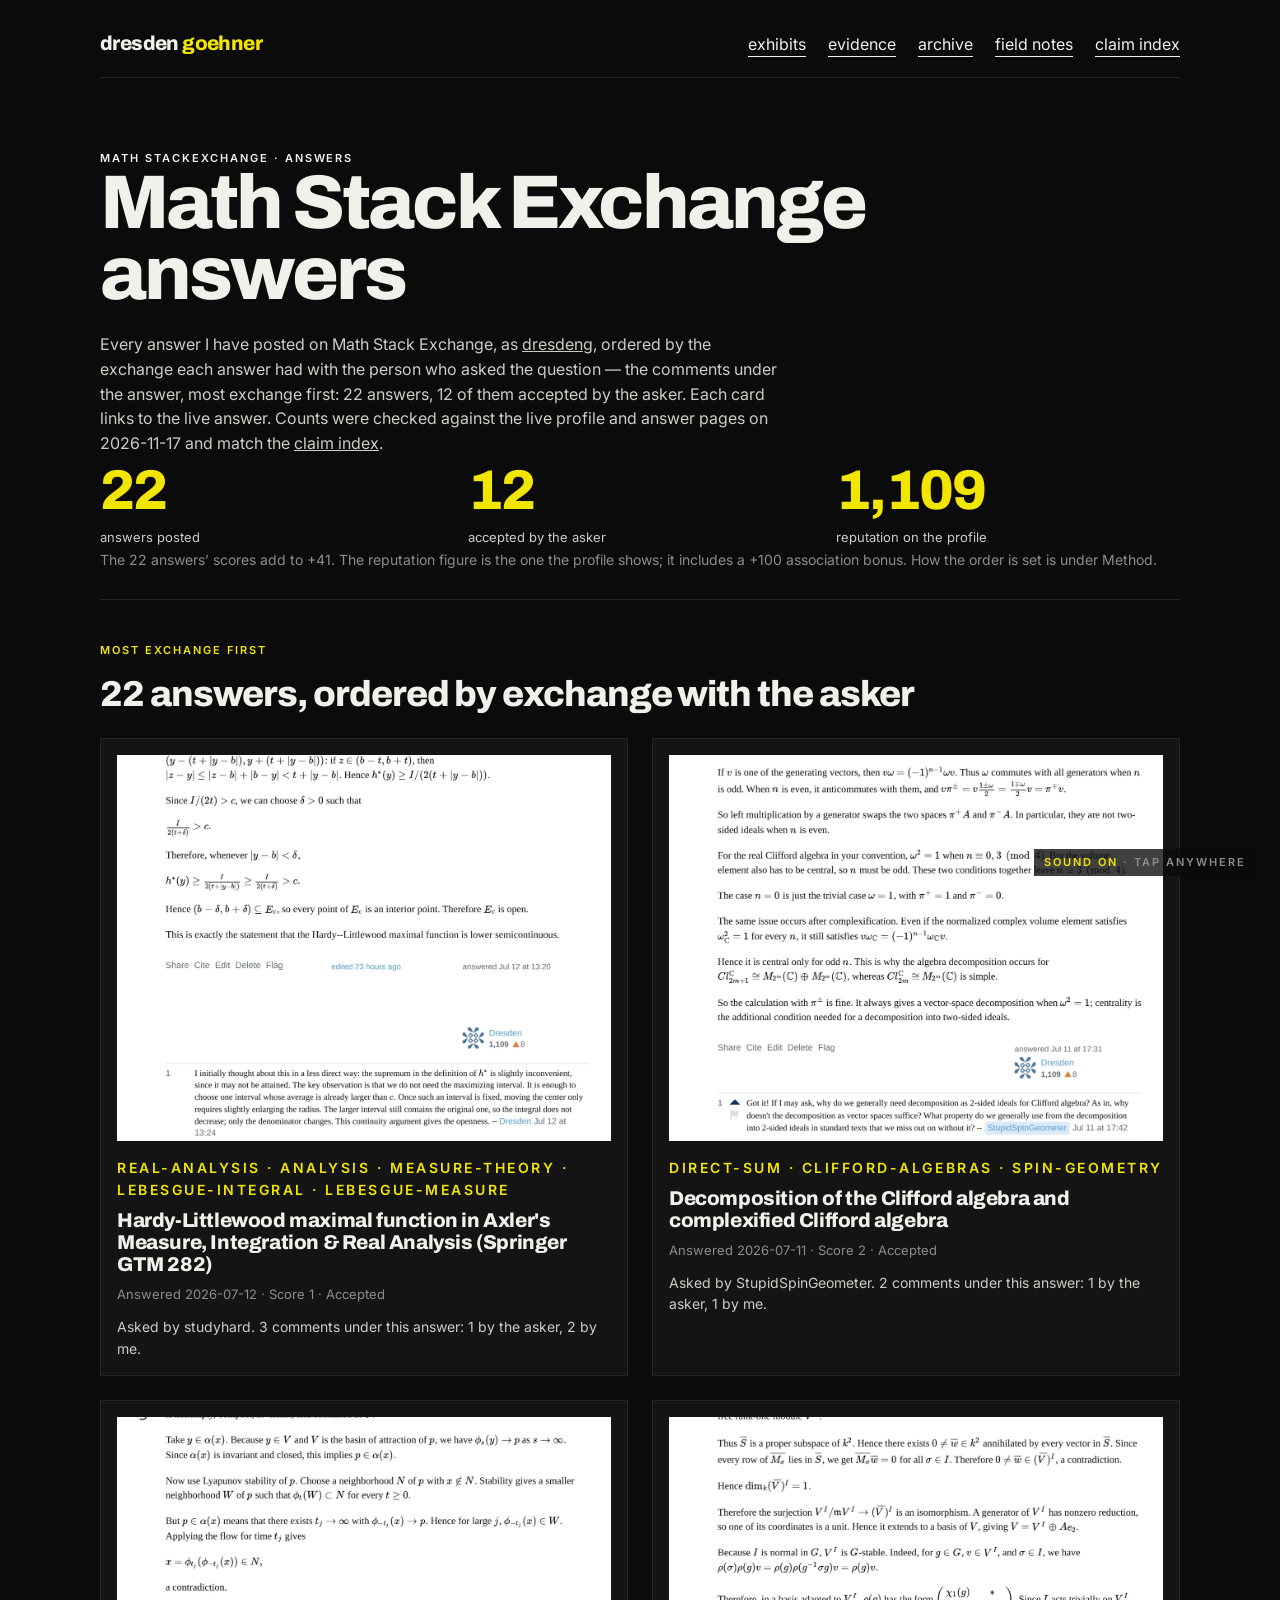
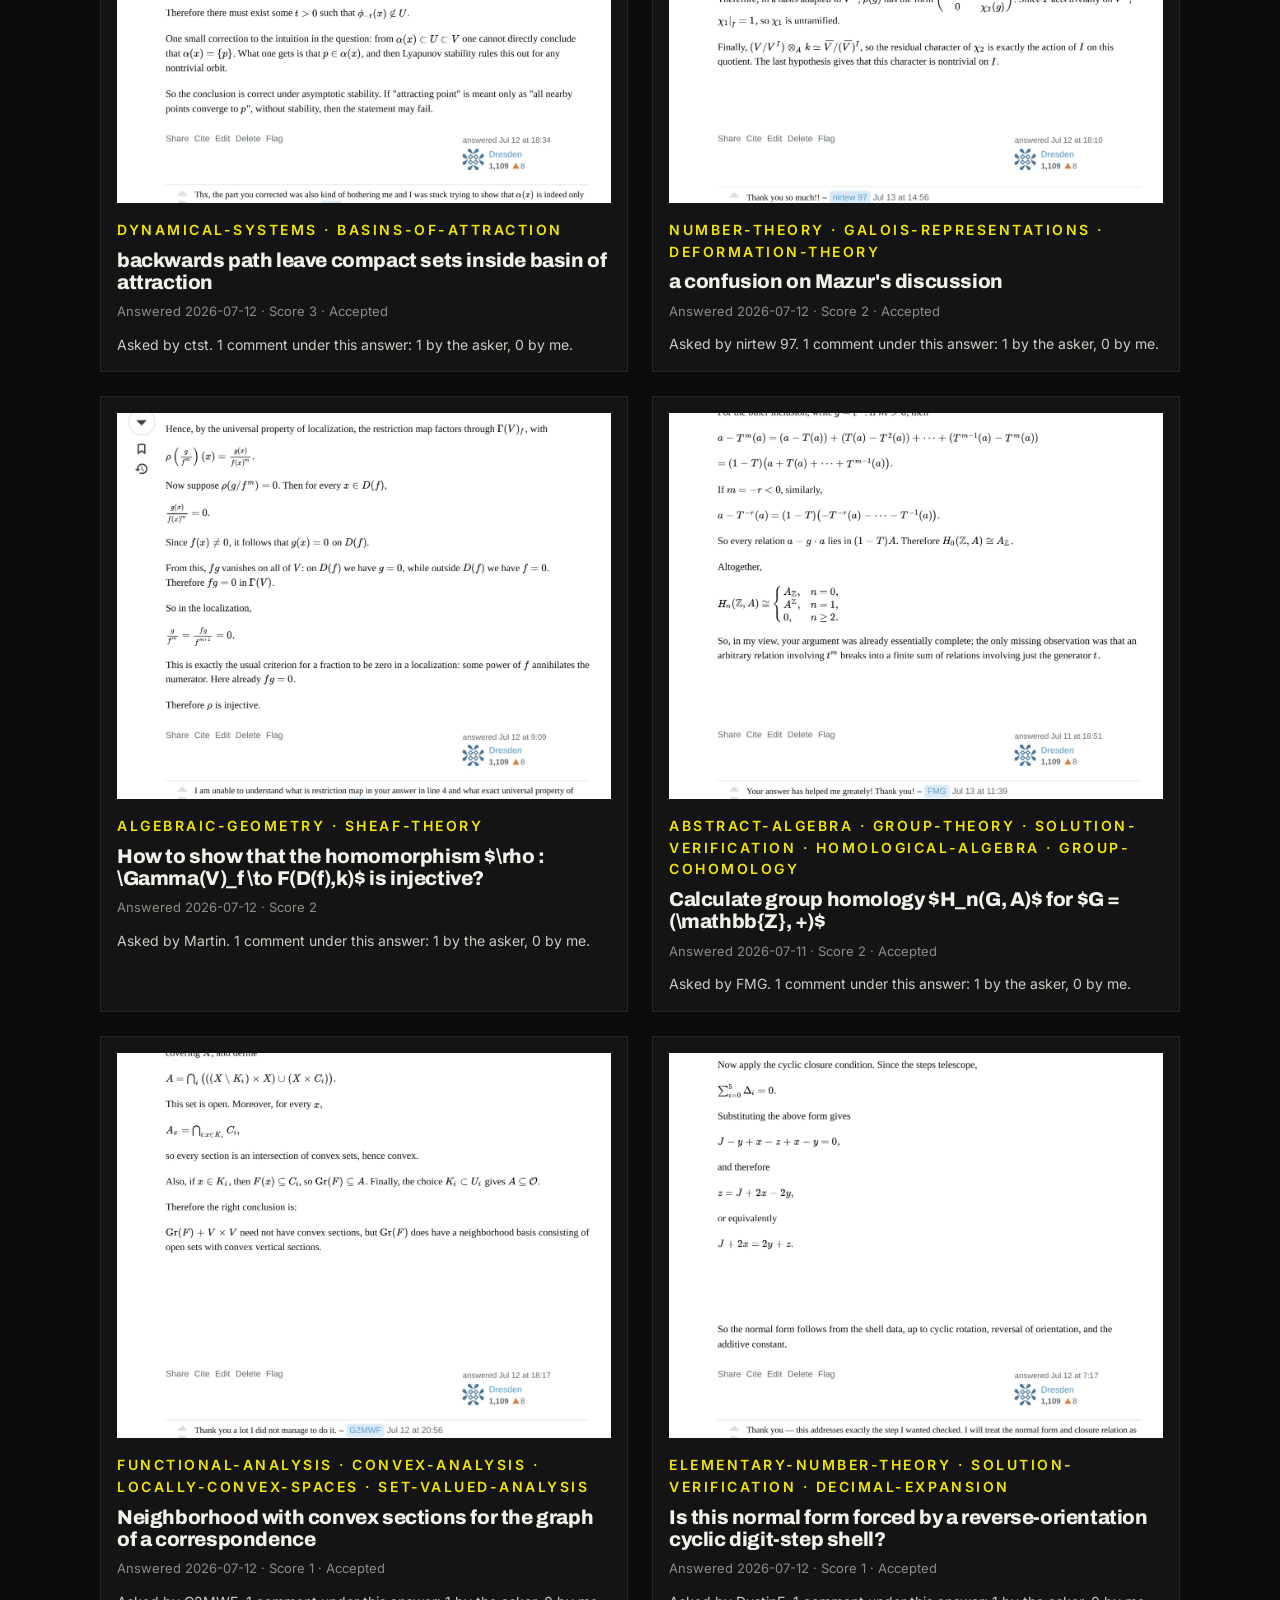
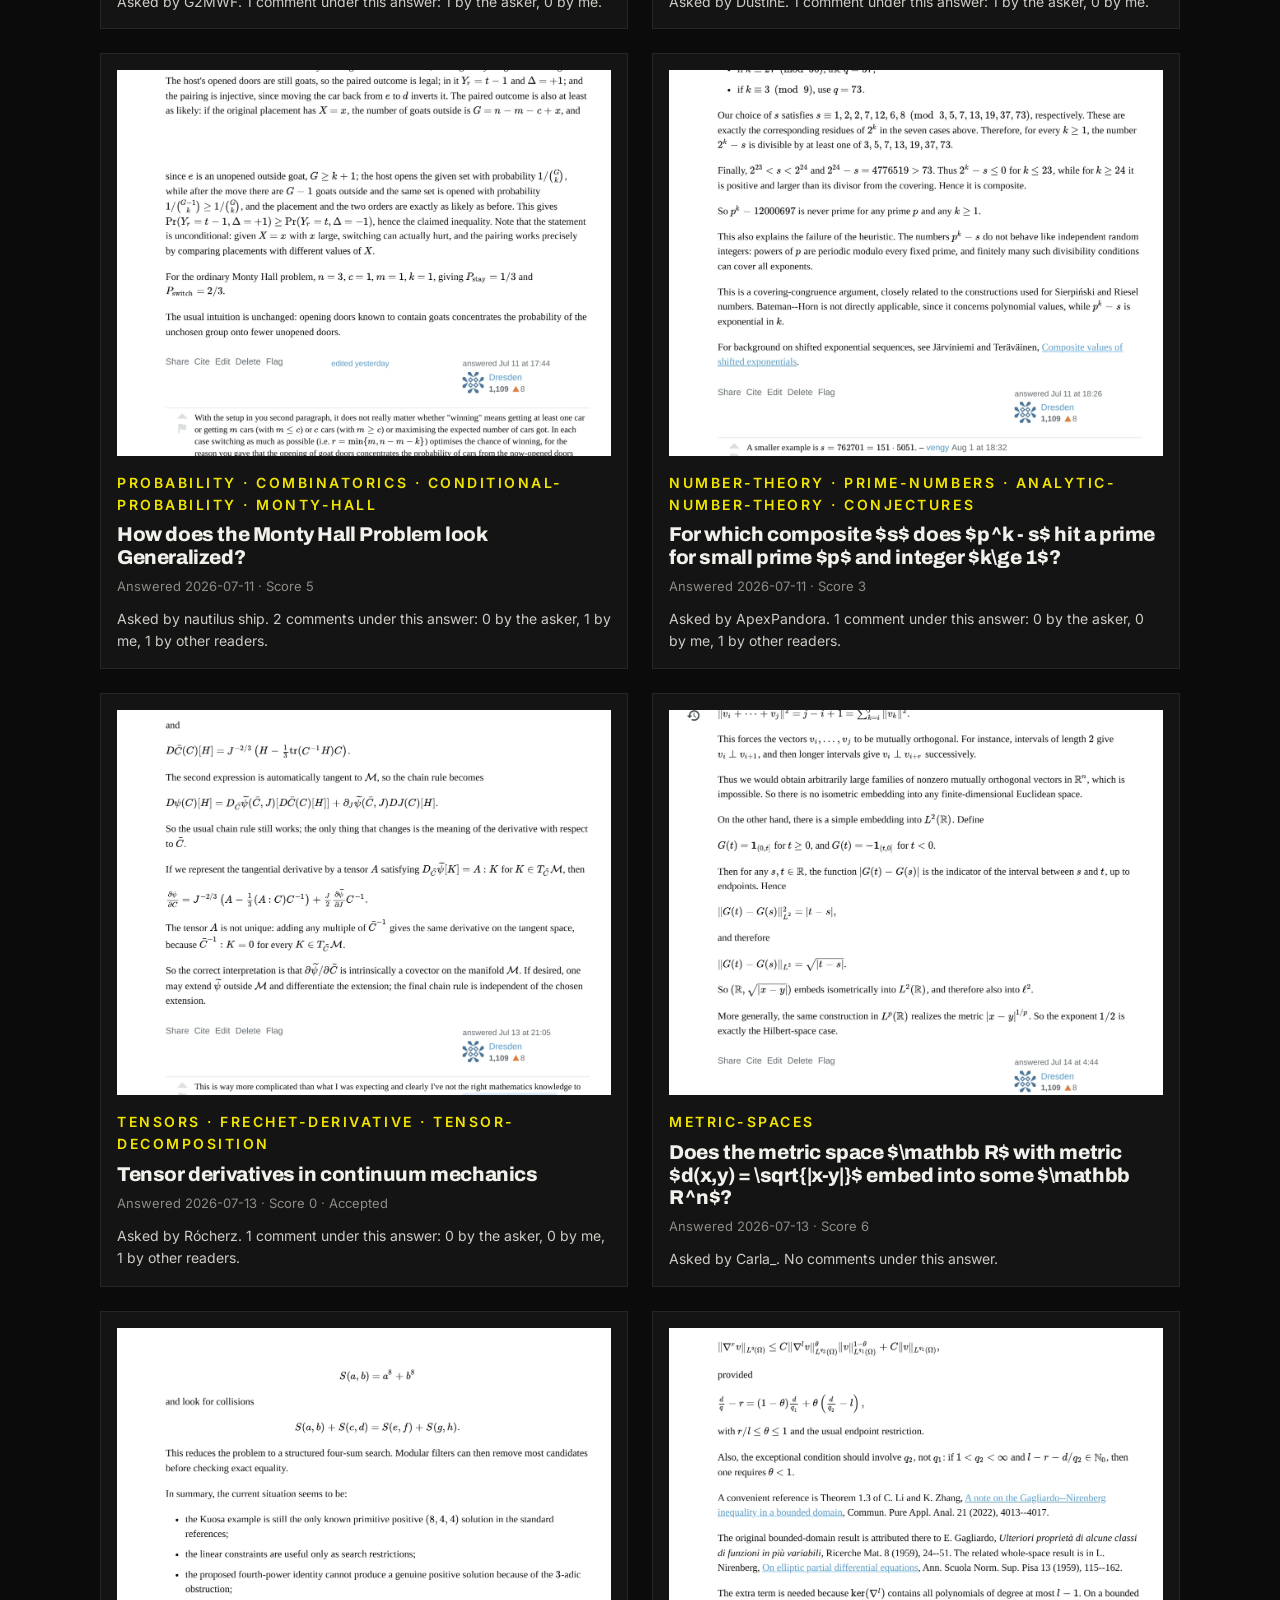
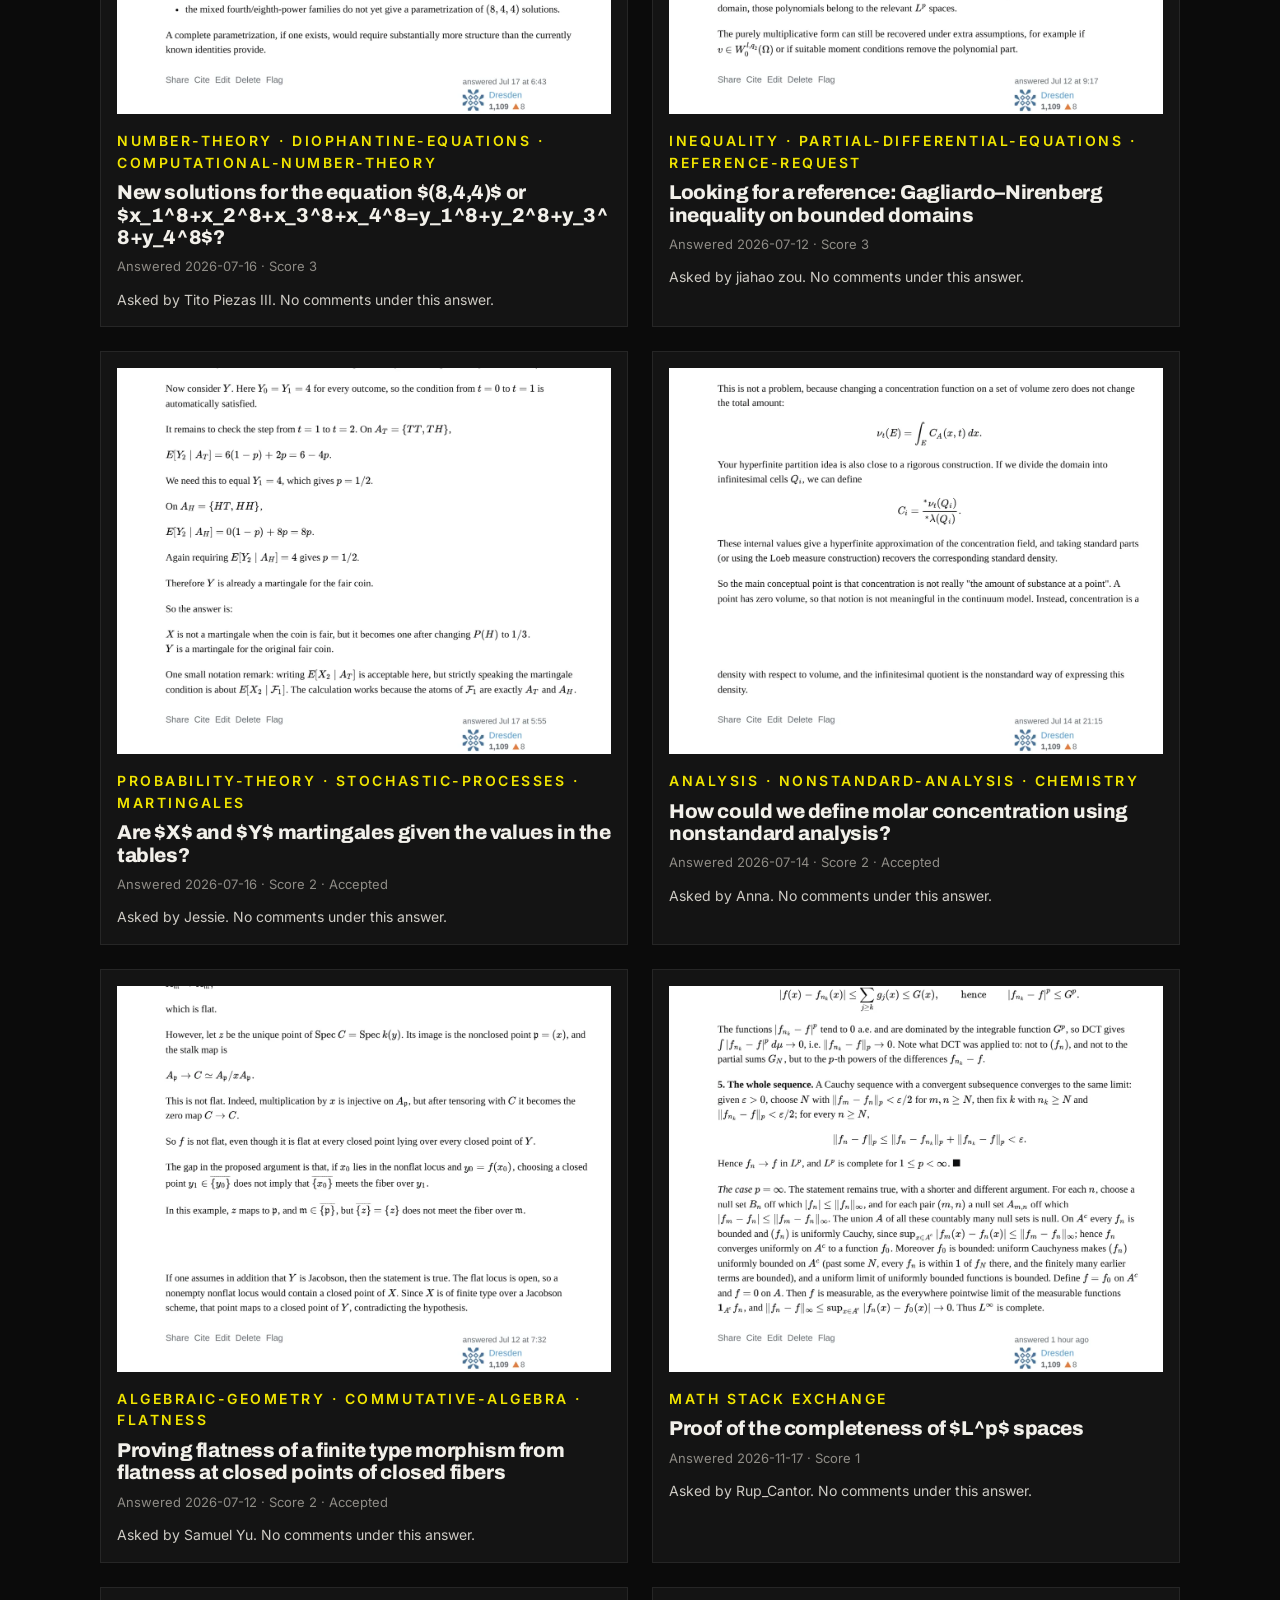
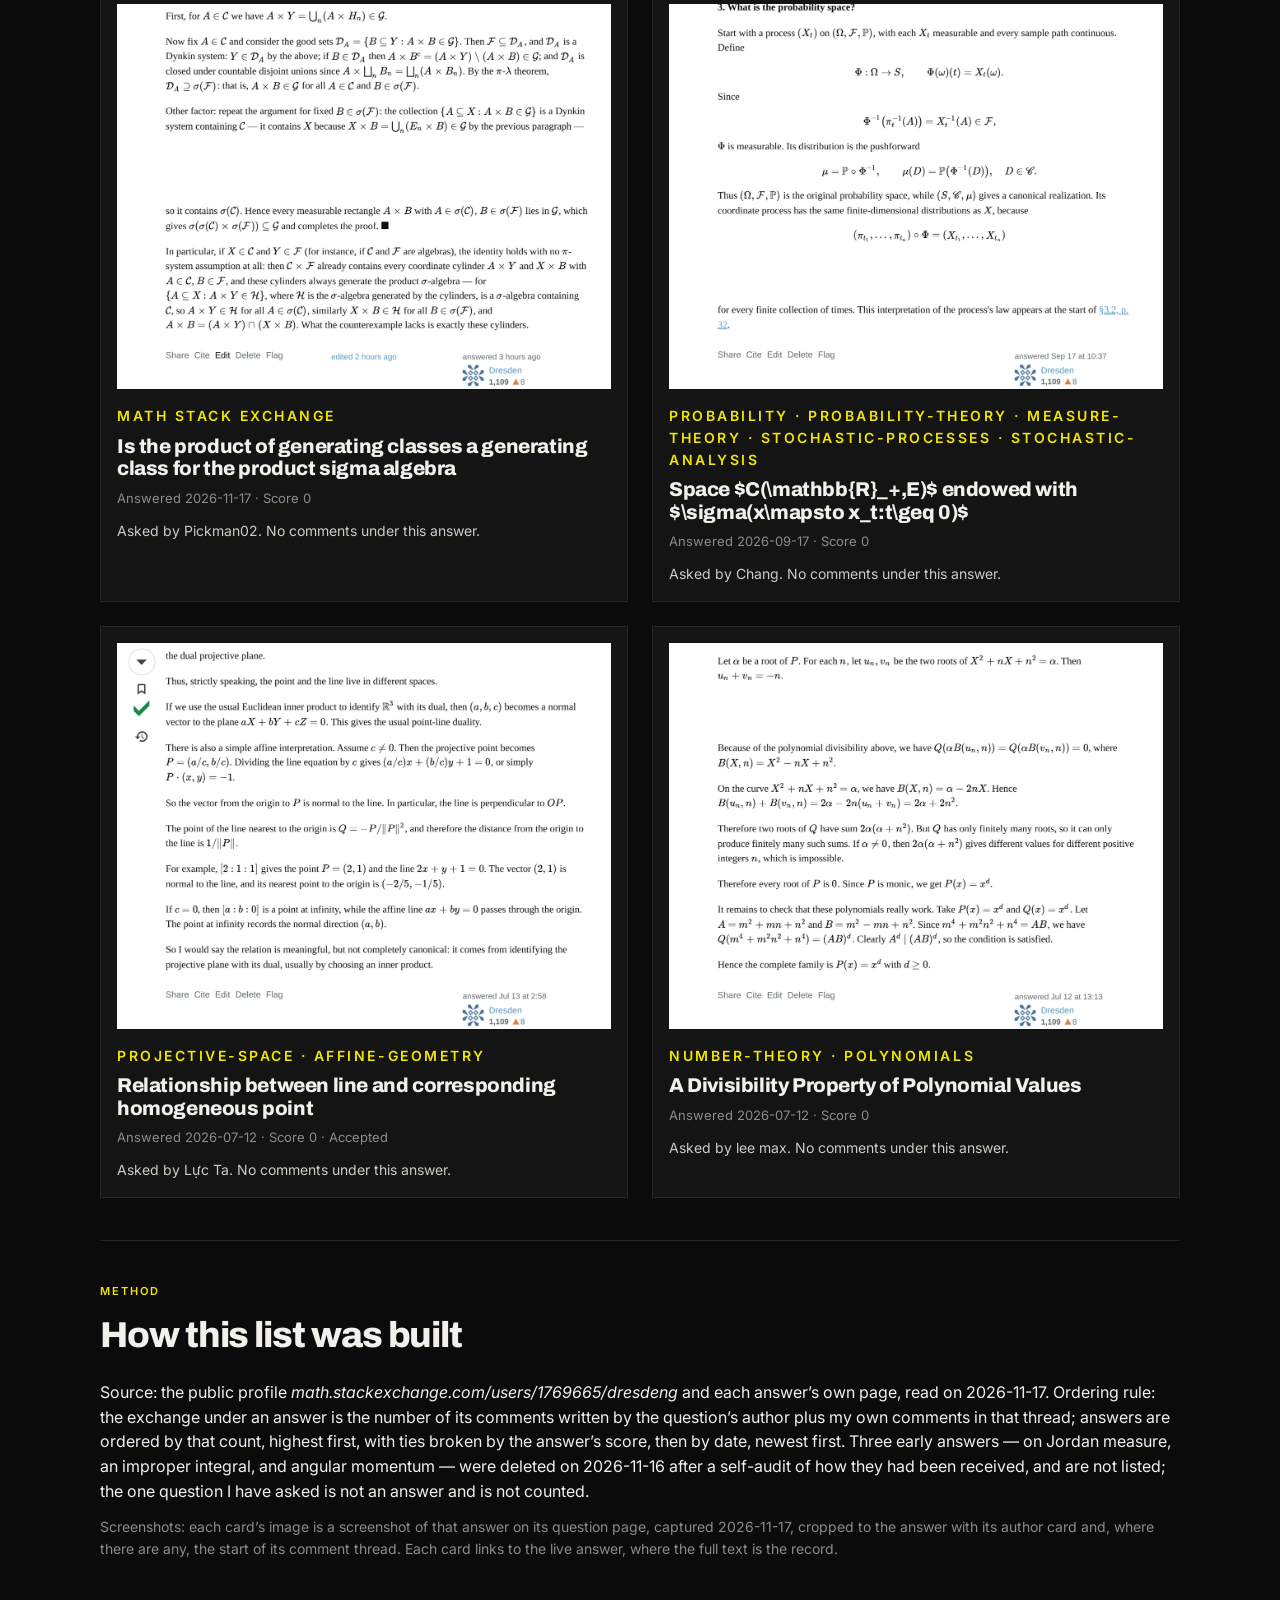
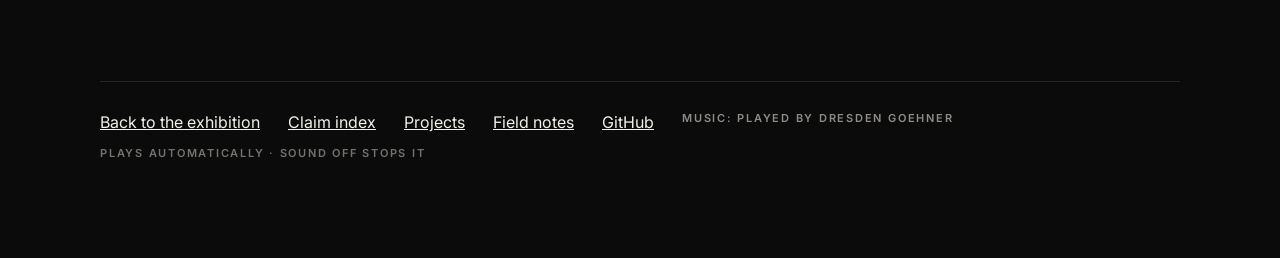
<file: math.html>
<!doctype html>
<html lang="en">
<head>
<meta charset="utf-8">
<meta name="viewport" content="width=device-width, initial-scale=1">
<title>Math Stack Exchange answers — Dresden Goehner</title>
<meta name="description" content="Every answer I have posted on Math Stack Exchange: 22 answers, 12 accepted, ordered by the exchange each answer had with the person who asked the question, most exchange first.">
<link rel="canonical" href="https://dresdengoehner.com/math.html">
<meta property="og:type" content="website">
<meta property="og:site_name" content="Dresden Goehner">
<meta property="og:title" content="Math Stack Exchange answers — Dresden Goehner">
<meta property="og:description" content="22 answers on Math Stack Exchange, 12 accepted, ordered by exchange with the asker, most exchange first.">
<meta property="og:url" content="https://dresdengoehner.com/math.html">
<meta property="og:image" content="https://dresdengoehner.com/og.png">
<meta property="og:image:width" content="1200">
<meta property="og:image:height" content="630">
<meta property="og:image:alt" content="Dresden Goehner. Building decision systems that make uncertainty visible.">
<meta name="twitter:card" content="summary_large_image">
<meta name="twitter:title" content="Math Stack Exchange answers — Dresden Goehner">
<meta name="twitter:description" content="22 answers on Math Stack Exchange, 12 accepted, ordered by exchange with the asker, most exchange first.">
<meta name="twitter:image" content="https://dresdengoehner.com/og.png">
<meta name="twitter:image:alt" content="Dresden Goehner. Building decision systems that make uncertainty visible.">
<link rel="icon" href="favicon.svg" type="image/svg+xml">
<link rel="preconnect" href="https://fonts.googleapis.com">
<link rel="preconnect" href="https://fonts.gstatic.com" crossorigin>
<link href="https://fonts.googleapis.com/css2?family=Archivo:wght@500;800&family=Inter:wght@400;500;600&display=swap" rel="stylesheet">
<link rel="stylesheet" href="site.css">
<link rel="stylesheet" href="assets/css/sound.css">
<style>
.totals{display:grid;grid-template-columns:repeat(3,minmax(0,1fr));gap:24px;margin-top:8px}
.total b{display:block;font-family:Archivo,sans-serif;font-weight:800;font-size:clamp(36px,5vw,56px);line-height:.95;letter-spacing:-.03em;color:var(--y)}
.total span{display:inline-block;margin-top:10px;font-size:13px;color:#cfccc5}
.cards{display:grid;grid-template-columns:repeat(2,minmax(0,1fr));gap:24px}
a.card{display:block;text-decoration:none;background:#141414;border:1px solid var(--line);padding:16px;min-width:0}
a.card:hover,a.card:focus-visible{border-color:var(--y)}
a.card img{display:block;width:100%;height:auto}
a.card .repo{color:var(--y);margin-top:16px}
a.card h3{font-family:Archivo,sans-serif;font-weight:800;font-size:20px;line-height:1.12;letter-spacing:-.02em;margin:8px 0}
a.card .meta{color:var(--dim);font-size:13px;margin-bottom:10px}
a.card p{font-size:14px;color:#cfccc5}
@media(max-width:820px){.cards{grid-template-columns:1fr}.totals{grid-template-columns:1fr}}
</style>
</head>
<body>
<div class="wrap">
<nav class="top" aria-label="Primary">
<a class="mark" href="index.html#top">dresden <span>goehner</span></a>
<a class="ul" href="index.html#work">exhibits</a>
<a class="ul" href="index.html#evidence">evidence</a>
<a class="ul" href="index.html#archive">archive</a>
<a class="ul" href="notes.html">field notes</a>
<a class="ul" href="proof.html">claim index</a>
</nav>
<header class="page">
<p class="cap">Math StackExchange &#183; answers</p>
<h1>Math Stack Exchange answers</h1>
<p class="lede">Every answer I have posted on Math Stack Exchange, as <a href="https://math.stackexchange.com/users/1769665/dresdeng">dresdeng</a>, ordered by the exchange each answer had with the person who asked the question &#8212; the comments under the answer, most exchange first: 22 answers, 12 of them accepted by the asker. Each card links to the live answer. Counts were checked against the live profile and answer pages on 2026-11-17 and match the <a href="proof.html#math">claim index</a>.</p>
<div class="totals">
<div class="total"><b>22</b><span>answers posted</span></div>
<div class="total"><b>12</b><span>accepted by the asker</span></div>
<div class="total"><b>1,109</b><span>reputation on the profile</span></div>
</div>
<p class="note">The 22 answers&#8217; scores add to +41. The reputation figure is the one the profile shows; it includes a +100 association bonus. How the order is set is under Method.</p>
</header>
<main>
<section aria-label="Answers ordered by exchange with the asker">
<p class="cap kicker">Most exchange first</p>
<h2>22 answers, ordered by exchange with the asker</h2>
<div class="cards">
<a class="card" href="https://math.stackexchange.com/questions/5143561/hardy-littlewood-maximal-function-in-axlers-measure-integration-real-analysi/5143569#5143569" target="_blank" rel="noopener">
<img src="assets/math/5143569.webp" width="1200" height="937" loading="lazy" alt="Screenshot of my answer to &#8220;Hardy-Littlewood maximal function in Axler&#x27;s Measure, Integration &amp; Real Analysis (Springer GTM 282)&#8221; on Math Stack Exchange">
<p class="cap repo">real-analysis &#183; analysis &#183; measure-theory &#183; lebesgue-integral &#183; lebesgue-measure</p>
<h3>Hardy-Littlewood maximal function in Axler's Measure, Integration &amp; Real Analysis (Springer GTM 282)</h3>
<p class="meta">Answered 2026-07-12 &#183; Score 1 &#183; Accepted</p>
<p>Asked by studyhard. 3 comments under this answer: 1 by the asker, 2 by me.</p>
</a>
<a class="card" href="https://math.stackexchange.com/questions/5143489/decomposition-of-the-clifford-algebra-and-complexified-clifford-algebra/5143499#5143499" target="_blank" rel="noopener">
<img src="assets/math/5143499.webp" width="1200" height="937" loading="lazy" alt="Screenshot of my answer to &#8220;Decomposition of the Clifford algebra and complexified Clifford algebra&#8221; on Math Stack Exchange">
<p class="cap repo">direct-sum &#183; clifford-algebras &#183; spin-geometry</p>
<h3>Decomposition of the Clifford algebra and complexified Clifford algebra</h3>
<p class="meta">Answered 2026-07-11 &#183; Score 2 &#183; Accepted</p>
<p>Asked by StupidSpinGeometer. 2 comments under this answer: 1 by the asker, 1 by me.</p>
</a>
<a class="card" href="https://math.stackexchange.com/questions/5143580/backwards-path-leave-compact-sets-inside-basin-of-attraction/5143601#5143601" target="_blank" rel="noopener">
<img src="assets/math/5143601.webp" width="1200" height="937" loading="lazy" alt="Screenshot of my answer to &#8220;backwards path leave compact sets inside basin of attraction&#8221; on Math Stack Exchange">
<p class="cap repo">dynamical-systems &#183; basins-of-attraction</p>
<h3>backwards path leave compact sets inside basin of attraction</h3>
<p class="meta">Answered 2026-07-12 &#183; Score 3 &#183; Accepted</p>
<p>Asked by ctst. 1 comment under this answer: 1 by the asker, 0 by me.</p>
</a>
<a class="card" href="https://math.stackexchange.com/questions/5143587/a-confusion-on-mazurs-discussion/5143599#5143599" target="_blank" rel="noopener">
<img src="assets/math/5143599.webp" width="1200" height="937" loading="lazy" alt="Screenshot of my answer to &#8220;a confusion on Mazur&#x27;s discussion&#8221; on Math Stack Exchange">
<p class="cap repo">number-theory &#183; galois-representations &#183; deformation-theory</p>
<h3>a confusion on Mazur's discussion</h3>
<p class="meta">Answered 2026-07-12 &#183; Score 2 &#183; Accepted</p>
<p>Asked by nirtew 97. 1 comment under this answer: 1 by the asker, 0 by me.</p>
</a>
<a class="card" href="https://math.stackexchange.com/questions/5143544/how-to-show-that-the-homomorphism-rho-gammav-f-to-fdf-k-is-injectiv/5143549#5143549" target="_blank" rel="noopener">
<img src="assets/math/5143549.webp" width="1200" height="937" loading="lazy" alt="Screenshot of my answer to &#8220;How to show that the homomorphism $\rho : \Gamma(V)_f \to F(D(f),k)$ is injective?&#8221; on Math Stack Exchange">
<p class="cap repo">algebraic-geometry &#183; sheaf-theory</p>
<h3>How to show that the homomorphism $\rho : \Gamma(V)_f \to F(D(f),k)$ is injective?</h3>
<p class="meta">Answered 2026-07-12 &#183; Score 2</p>
<p>Asked by Martin. 1 comment under this answer: 1 by the asker, 0 by me.</p>
</a>
<a class="card" href="https://math.stackexchange.com/questions/5143478/calculate-group-homology-h-ng-a-for-g-mathbbz/5143511#5143511" target="_blank" rel="noopener">
<img src="assets/math/5143511.webp" width="1200" height="937" loading="lazy" alt="Screenshot of my answer to &#8220;Calculate group homology $H_n(G, A)$ for $G = (\mathbb{Z}, +)$&#8221; on Math Stack Exchange">
<p class="cap repo">abstract-algebra &#183; group-theory &#183; solution-verification &#183; homological-algebra &#183; group-cohomology</p>
<h3>Calculate group homology $H_n(G, A)$ for $G = (\mathbb{Z}, +)$</h3>
<p class="meta">Answered 2026-07-11 &#183; Score 2 &#183; Accepted</p>
<p>Asked by FMG. 1 comment under this answer: 1 by the asker, 0 by me.</p>
</a>
<a class="card" href="https://math.stackexchange.com/questions/5143582/neighborhood-with-convex-sections-for-the-graph-of-a-correspondence/5143600#5143600" target="_blank" rel="noopener">
<img src="assets/math/5143600.webp" width="1200" height="937" loading="lazy" alt="Screenshot of my answer to &#8220;Neighborhood with convex sections for the graph of a correspondence&#8221; on Math Stack Exchange">
<p class="cap repo">functional-analysis &#183; convex-analysis &#183; locally-convex-spaces &#183; set-valued-analysis</p>
<h3>Neighborhood with convex sections for the graph of a correspondence</h3>
<p class="meta">Answered 2026-07-12 &#183; Score 1 &#183; Accepted</p>
<p>Asked by G2MWF. 1 comment under this answer: 1 by the asker, 0 by me.</p>
</a>
<a class="card" href="https://math.stackexchange.com/questions/5143492/is-this-normal-form-forced-by-a-reverse-orientation-cyclic-digit-step-shell/5143536#5143536" target="_blank" rel="noopener">
<img src="assets/math/5143536.webp" width="1200" height="937" loading="lazy" alt="Screenshot of my answer to &#8220;Is this normal form forced by a reverse-orientation cyclic digit-step shell?&#8221; on Math Stack Exchange">
<p class="cap repo">elementary-number-theory &#183; solution-verification &#183; decimal-expansion</p>
<h3>Is this normal form forced by a reverse-orientation cyclic digit-step shell?</h3>
<p class="meta">Answered 2026-07-12 &#183; Score 1 &#183; Accepted</p>
<p>Asked by DustinE. 1 comment under this answer: 1 by the asker, 0 by me.</p>
</a>
<a class="card" href="https://math.stackexchange.com/questions/5143495/how-does-the-monty-hall-problem-look-generalized/5143500#5143500" target="_blank" rel="noopener">
<img src="assets/math/5143500.webp" width="1200" height="937" loading="lazy" alt="Screenshot of my answer to &#8220;How does the Monty Hall Problem look Generalized?&#8221; on Math Stack Exchange">
<p class="cap repo">probability &#183; combinatorics &#183; conditional-probability &#183; monty-hall</p>
<h3>How does the Monty Hall Problem look Generalized?</h3>
<p class="meta">Answered 2026-07-11 &#183; Score 5</p>
<p>Asked by nautilus ship. 2 comments under this answer: 0 by the asker, 1 by me, 1 by other readers.</p>
</a>
<a class="card" href="https://math.stackexchange.com/questions/5143502/for-which-composite-s-does-pk-s-hit-a-prime-for-small-prime-p-and-integ/5143507#5143507" target="_blank" rel="noopener">
<img src="assets/math/5143507.webp" width="1200" height="937" loading="lazy" alt="Screenshot of my answer to &#8220;For which composite $s$ does $p^k - s$ hit a prime for small prime $p$ and integer $k\ge 1$?&#8221; on Math Stack Exchange">
<p class="cap repo">number-theory &#183; prime-numbers &#183; analytic-number-theory &#183; conjectures</p>
<h3>For which composite $s$ does $p^k - s$ hit a prime for small prime $p$ and integer $k\ge 1$?</h3>
<p class="meta">Answered 2026-07-11 &#183; Score 3</p>
<p>Asked by ApexPandora. 1 comment under this answer: 0 by the asker, 0 by me, 1 by other readers.</p>
</a>
<a class="card" href="https://math.stackexchange.com/questions/5143667/tensor-derivatives-in-continuum-mechanics/5143734#5143734" target="_blank" rel="noopener">
<img src="assets/math/5143734.webp" width="1200" height="937" loading="lazy" alt="Screenshot of my answer to &#8220;Tensor derivatives in continuum mechanics&#8221; on Math Stack Exchange">
<p class="cap repo">tensors &#183; frechet-derivative &#183; tensor-decomposition</p>
<h3>Tensor derivatives in continuum mechanics</h3>
<p class="meta">Answered 2026-07-13 &#183; Score 0 &#183; Accepted</p>
<p>Asked by Rócherz. 1 comment under this answer: 0 by the asker, 0 by me, 1 by other readers.</p>
</a>
<a class="card" href="https://math.stackexchange.com/questions/5143660/does-the-metric-space-mathbb-r-with-metric-dx-y-sqrtx-y-embed-into/5143762#5143762" target="_blank" rel="noopener">
<img src="assets/math/5143762.webp" width="1200" height="937" loading="lazy" alt="Screenshot of my answer to &#8220;Does the metric space $\mathbb R$ with metric $d(x,y) = \sqrt{|x-y|}$ embed into some $\mathbb R^n$?&#8221; on Math Stack Exchange">
<p class="cap repo">metric-spaces</p>
<h3>Does the metric space $\mathbb R$ with metric $d(x,y) = \sqrt{|x-y|}$ embed into some $\mathbb R^n$?</h3>
<p class="meta">Answered 2026-07-13 &#183; Score 6</p>
<p>Asked by Carla_. No comments under this answer.</p>
</a>
<a class="card" href="https://math.stackexchange.com/questions/5144004/new-solutions-for-the-equation-8-4-4-or-x-18x-28x-38x-48-y-18y-28/5144065#5144065" target="_blank" rel="noopener">
<img src="assets/math/5144065.webp" width="1200" height="937" loading="lazy" alt="Screenshot of my answer to &#8220;New solutions for the equation $(8,4,4)$ or $x_1^8+x_2^8+x_3^8+x_4^8=y_1^8+y_2^8+y_3^8+y_4^8$?&#8221; on Math Stack Exchange">
<p class="cap repo">number-theory &#183; diophantine-equations &#183; computational-number-theory</p>
<h3>New solutions for the equation $(8,4,4)$ or $x_1^8+x_2^8+x_3^8+x_4^8=y_1^8+y_2^8+y_3^8+y_4^8$?</h3>
<p class="meta">Answered 2026-07-16 &#183; Score 3</p>
<p>Asked by Tito Piezas III. No comments under this answer.</p>
</a>
<a class="card" href="https://math.stackexchange.com/questions/5143443/looking-for-a-reference-gagliardo-nirenberg-inequality-on-bounded-domains/5143550#5143550" target="_blank" rel="noopener">
<img src="assets/math/5143550.webp" width="1200" height="937" loading="lazy" alt="Screenshot of my answer to &#8220;Looking for a reference: Gagliardo–Nirenberg inequality on bounded domains&#8221; on Math Stack Exchange">
<p class="cap repo">inequality &#183; partial-differential-equations &#183; reference-request</p>
<h3>Looking for a reference: Gagliardo–Nirenberg inequality on bounded domains</h3>
<p class="meta">Answered 2026-07-12 &#183; Score 3</p>
<p>Asked by jiahao zou. No comments under this answer.</p>
</a>
<a class="card" href="https://math.stackexchange.com/questions/5143344/are-x-and-y-martingales-given-the-values-in-the-tables/5144061#5144061" target="_blank" rel="noopener">
<img src="assets/math/5144061.webp" width="1200" height="937" loading="lazy" alt="Screenshot of my answer to &#8220;Are $X$ and $Y$ martingales given the values in the tables?&#8221; on Math Stack Exchange">
<p class="cap repo">probability-theory &#183; stochastic-processes &#183; martingales</p>
<h3>Are $X$ and $Y$ martingales given the values in the tables?</h3>
<p class="meta">Answered 2026-07-16 &#183; Score 2 &#183; Accepted</p>
<p>Asked by Jessie. No comments under this answer.</p>
</a>
<a class="card" href="https://math.stackexchange.com/questions/5139104/how-could-we-define-molar-concentration-using-nonstandard-analysis/5143823#5143823" target="_blank" rel="noopener">
<img src="assets/math/5143823.webp" width="1200" height="937" loading="lazy" alt="Screenshot of my answer to &#8220;How could we define molar concentration using nonstandard analysis?&#8221; on Math Stack Exchange">
<p class="cap repo">analysis &#183; nonstandard-analysis &#183; chemistry</p>
<h3>How could we define molar concentration using nonstandard analysis?</h3>
<p class="meta">Answered 2026-07-14 &#183; Score 2 &#183; Accepted</p>
<p>Asked by Anna. No comments under this answer.</p>
</a>
<a class="card" href="https://math.stackexchange.com/questions/5143464/proving-flatness-of-a-finite-type-morphism-from-flatness-at-closed-points-of-clo/5143539#5143539" target="_blank" rel="noopener">
<img src="assets/math/5143539.webp" width="1200" height="937" loading="lazy" alt="Screenshot of my answer to &#8220;Proving flatness of a finite type morphism from flatness at closed points of closed fibers&#8221; on Math Stack Exchange">
<p class="cap repo">algebraic-geometry &#183; commutative-algebra &#183; flatness</p>
<h3>Proving flatness of a finite type morphism from flatness at closed points of closed fibers</h3>
<p class="meta">Answered 2026-07-12 &#183; Score 2 &#183; Accepted</p>
<p>Asked by Samuel Yu. No comments under this answer.</p>
</a>
<a class="card" href="https://math.stackexchange.com/questions/5153764/proof-of-the-completeness-of-lp-spaces/5154593#5154593" target="_blank" rel="noopener">
<img src="assets/math/5154593.webp" width="1200" height="937" loading="lazy" alt="Screenshot of my answer to &#8220;Proof of the completeness of $L^p$ spaces&#8221; on Math Stack Exchange">
<p class="cap repo">Math Stack Exchange</p>
<h3>Proof of the completeness of $L^p$ spaces</h3>
<p class="meta">Answered 2026-11-17 &#183; Score 1</p>
<p>Asked by Rup_Cantor. No comments under this answer.</p>
</a>
<a class="card" href="https://math.stackexchange.com/questions/5148907/is-the-product-of-generating-classes-a-generating-class-for-the-product-sigma-al/5154589#5154589" target="_blank" rel="noopener">
<img src="assets/math/5154589.webp" width="1200" height="937" loading="lazy" alt="Screenshot of my answer to &#8220;Is the product of generating classes a generating class for the product sigma algebra&#8221; on Math Stack Exchange">
<p class="cap repo">Math Stack Exchange</p>
<h3>Is the product of generating classes a generating class for the product sigma algebra</h3>
<p class="meta">Answered 2026-11-17 &#183; Score 0</p>
<p>Asked by Pickman02. No comments under this answer.</p>
</a>
<a class="card" href="https://math.stackexchange.com/questions/5149051/space-c-mathbbr-e-endowed-with-sigmax-mapsto-x-tt-geq-0/5149622#5149622" target="_blank" rel="noopener">
<img src="assets/math/5149622.webp" width="1200" height="937" loading="lazy" alt="Screenshot of my answer to &#8220;Space $C(\mathbb{R}_+,E)$ endowed with $\sigma(x\mapsto x_t:t\geq 0)$&#8221; on Math Stack Exchange">
<p class="cap repo">probability &#183; probability-theory &#183; measure-theory &#183; stochastic-processes &#183; stochastic-analysis</p>
<h3>Space $C(\mathbb{R}_+,E)$ endowed with $\sigma(x\mapsto x_t:t\geq 0)$</h3>
<p class="meta">Answered 2026-09-17 &#183; Score 0</p>
<p>Asked by Chang. No comments under this answer.</p>
</a>
<a class="card" href="https://math.stackexchange.com/questions/5143510/relationship-between-line-and-corresponding-homogeneous-point/5143634#5143634" target="_blank" rel="noopener">
<img src="assets/math/5143634.webp" width="1200" height="937" loading="lazy" alt="Screenshot of my answer to &#8220;Relationship between line and corresponding homogeneous point&#8221; on Math Stack Exchange">
<p class="cap repo">projective-space &#183; affine-geometry</p>
<h3>Relationship between line and corresponding homogeneous point</h3>
<p class="meta">Answered 2026-07-12 &#183; Score 0 &#183; Accepted</p>
<p>Asked by Lực Ta. No comments under this answer.</p>
</a>
<a class="card" href="https://math.stackexchange.com/questions/5143558/a-divisibility-property-of-polynomial-values/5143568#5143568" target="_blank" rel="noopener">
<img src="assets/math/5143568.webp" width="1200" height="937" loading="lazy" alt="Screenshot of my answer to &#8220;A Divisibility Property of Polynomial Values&#8221; on Math Stack Exchange">
<p class="cap repo">number-theory &#183; polynomials</p>
<h3>A Divisibility Property of Polynomial Values</h3>
<p class="meta">Answered 2026-07-12 &#183; Score 0</p>
<p>Asked by lee max. No comments under this answer.</p>
</a>
</div>
</section>
<section aria-label="How this list was built">
<p class="cap kicker">Method</p>
<h2>How this list was built</h2>
<p>Source: the public profile <i>math.stackexchange.com/users/1769665/dresdeng</i> and each answer&#8217;s own page, read on 2026-11-17. Ordering rule: the exchange under an answer is the number of its comments written by the question&#8217;s author plus my own comments in that thread; answers are ordered by that count, highest first, with ties broken by the answer&#8217;s score, then by date, newest first. Three early answers &#8212; on Jordan measure, an improper integral, and angular momentum &#8212; were deleted on 2026-11-16 after a self-audit of how they had been received, and are not listed; the one question I have asked is not an answer and is not counted.</p>
<p class="note">Screenshots: each card&#8217;s image is a screenshot of that answer on its question page, captured 2026-11-17, cropped to the answer with its author card and, where there are any, the start of its comment thread. Each card links to the live answer, where the full text is the record.</p>
</section>
</main>
<footer>
<a href="index.html#top">Back to the exhibition</a>
<a href="proof.html">Claim index</a>
<a href="projects/index.html">Projects</a>
<a href="notes.html">Field notes</a>
<a href="https://github.com/DresdenGman">GitHub</a>
<span class="sound-credit">Music: played by Dresden Goehner</span>
</footer>
</div>
<script src="assets/js/sound.js" defer></script>
</body>
</html>
</file>
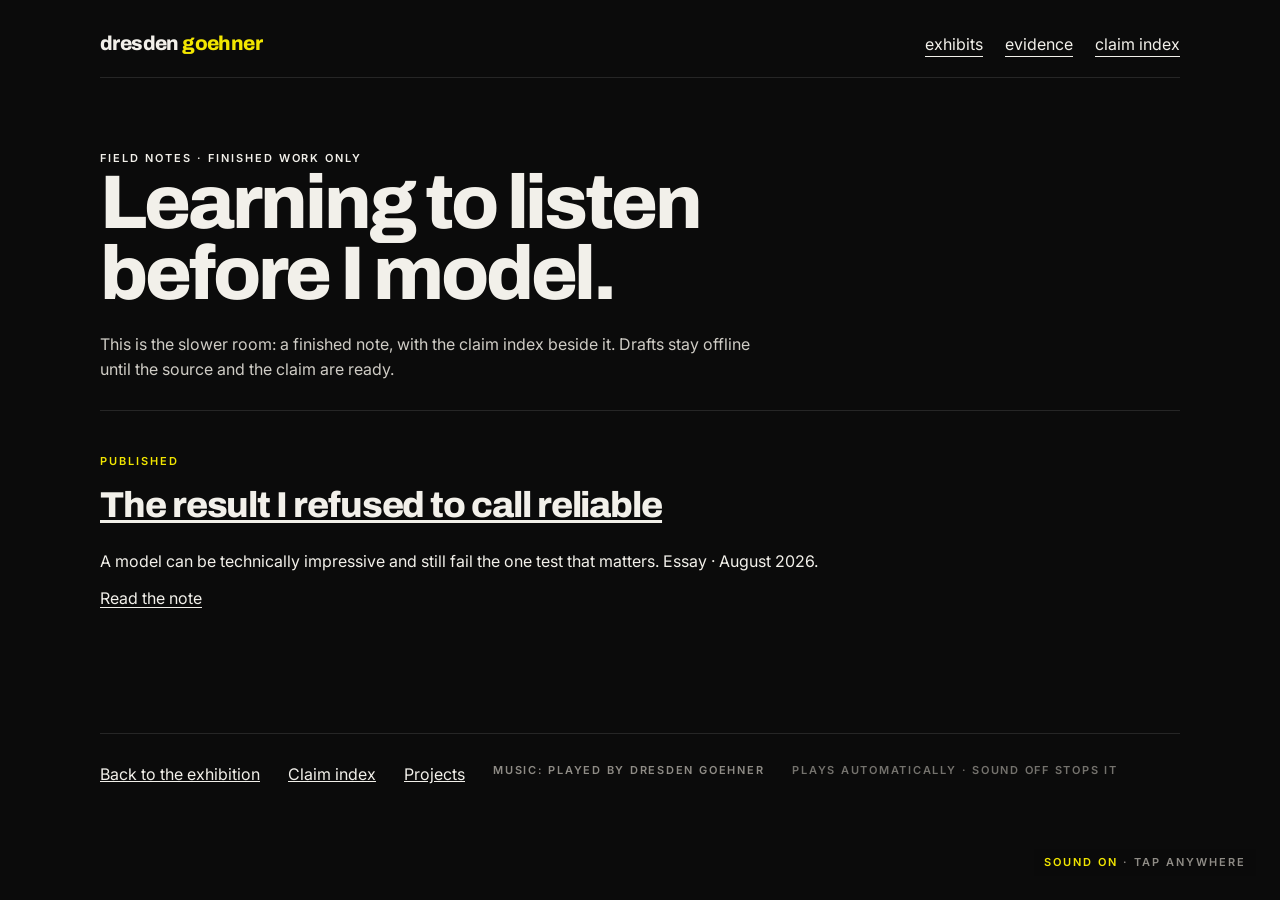
<file: notes.html>
<!doctype html>
<html lang="en">
<head>
<meta charset="utf-8">
<meta name="viewport" content="width=device-width, initial-scale=1">
<title>Field Notes — Dresden Goehner</title>
<meta name="description" content="Finished, evidence-backed notes from Dresden Goehner.">
<link rel="canonical" href="https://dresdengoehner.com/notes.html">
<link rel="icon" href="favicon.svg" type="image/svg+xml">
<link rel="preconnect" href="https://fonts.googleapis.com">
<link rel="preconnect" href="https://fonts.gstatic.com" crossorigin>
<link href="https://fonts.googleapis.com/css2?family=Archivo:wght@500;800&family=Inter:wght@400;500;600&display=swap" rel="stylesheet">
<link rel="stylesheet" href="site.css">
<link rel="stylesheet" href="assets/css/sound.css">
</head>
<body>
<div class="wrap">
<nav class="top" aria-label="Primary">
<a class="mark" href="index.html#top">dresden <span>goehner</span></a>
<a class="ul" href="index.html#work">exhibits</a>
<a class="ul" href="index.html#evidence">evidence</a>
<a class="ul" href="proof.html">claim index</a>
</nav>
<header class="page">
<p class="cap">Field notes · finished work only</p>
<h1>Learning to listen before I model.</h1>
<p class="lede">This is the slower room: a finished note, with the claim index beside it. Drafts stay offline until the source and the claim are ready.</p>
</header>
<main>
<section>
<p class="cap kicker">Published</p>
<h2><a class="src" href="notes/the-result-i-refused-to-call-reliable.html">The result I refused to call reliable</a></h2>
<p>A model can be technically impressive and still fail the one test that matters. Essay · August 2026.</p>
<p><a class="src" href="notes/the-result-i-refused-to-call-reliable.html">Read the note</a></p>
</section>
</main>
<footer>
<a href="index.html#top">Back to the exhibition</a>
<a href="proof.html">Claim index</a>
<a href="projects/index.html">Projects</a>
<span class="sound-credit">Music: played by Dresden Goehner</span>
</footer>
</div>
<script src="assets/js/sound.js" defer></script>
</body>
</html>
</file>
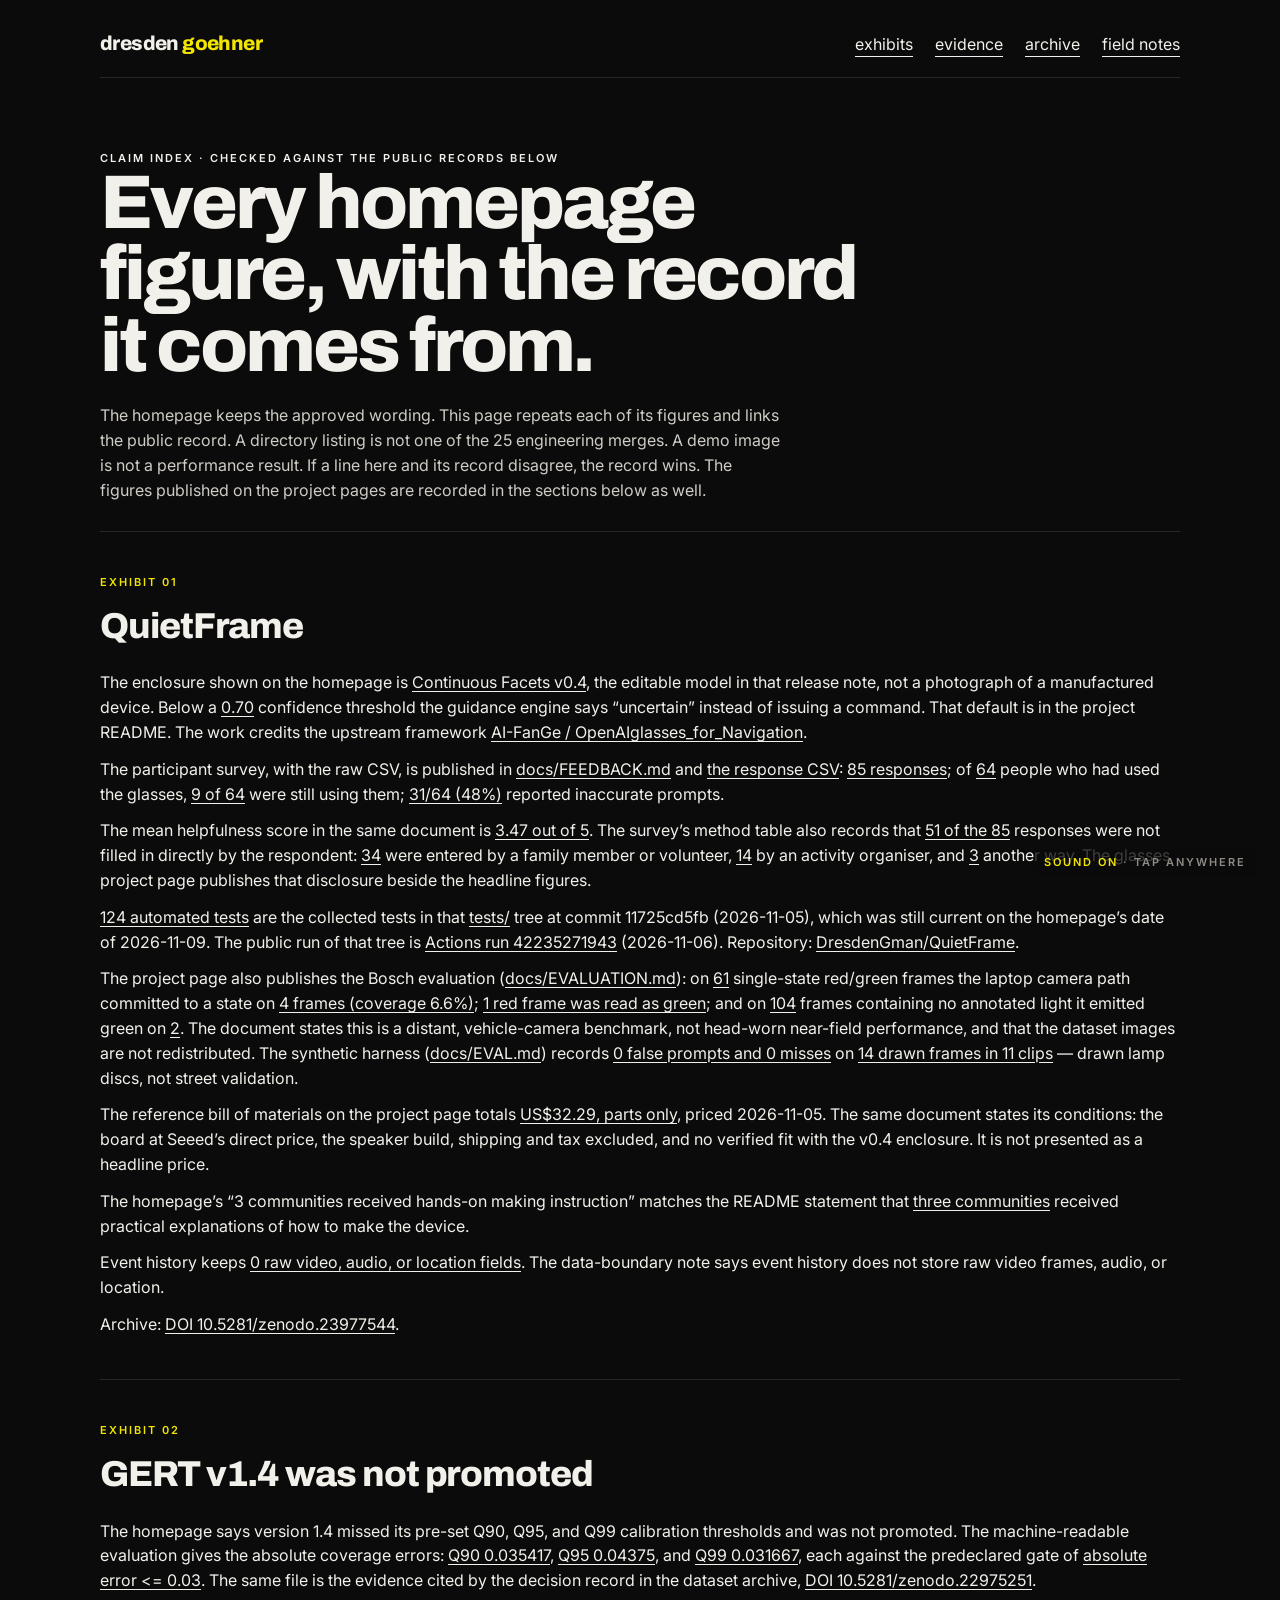
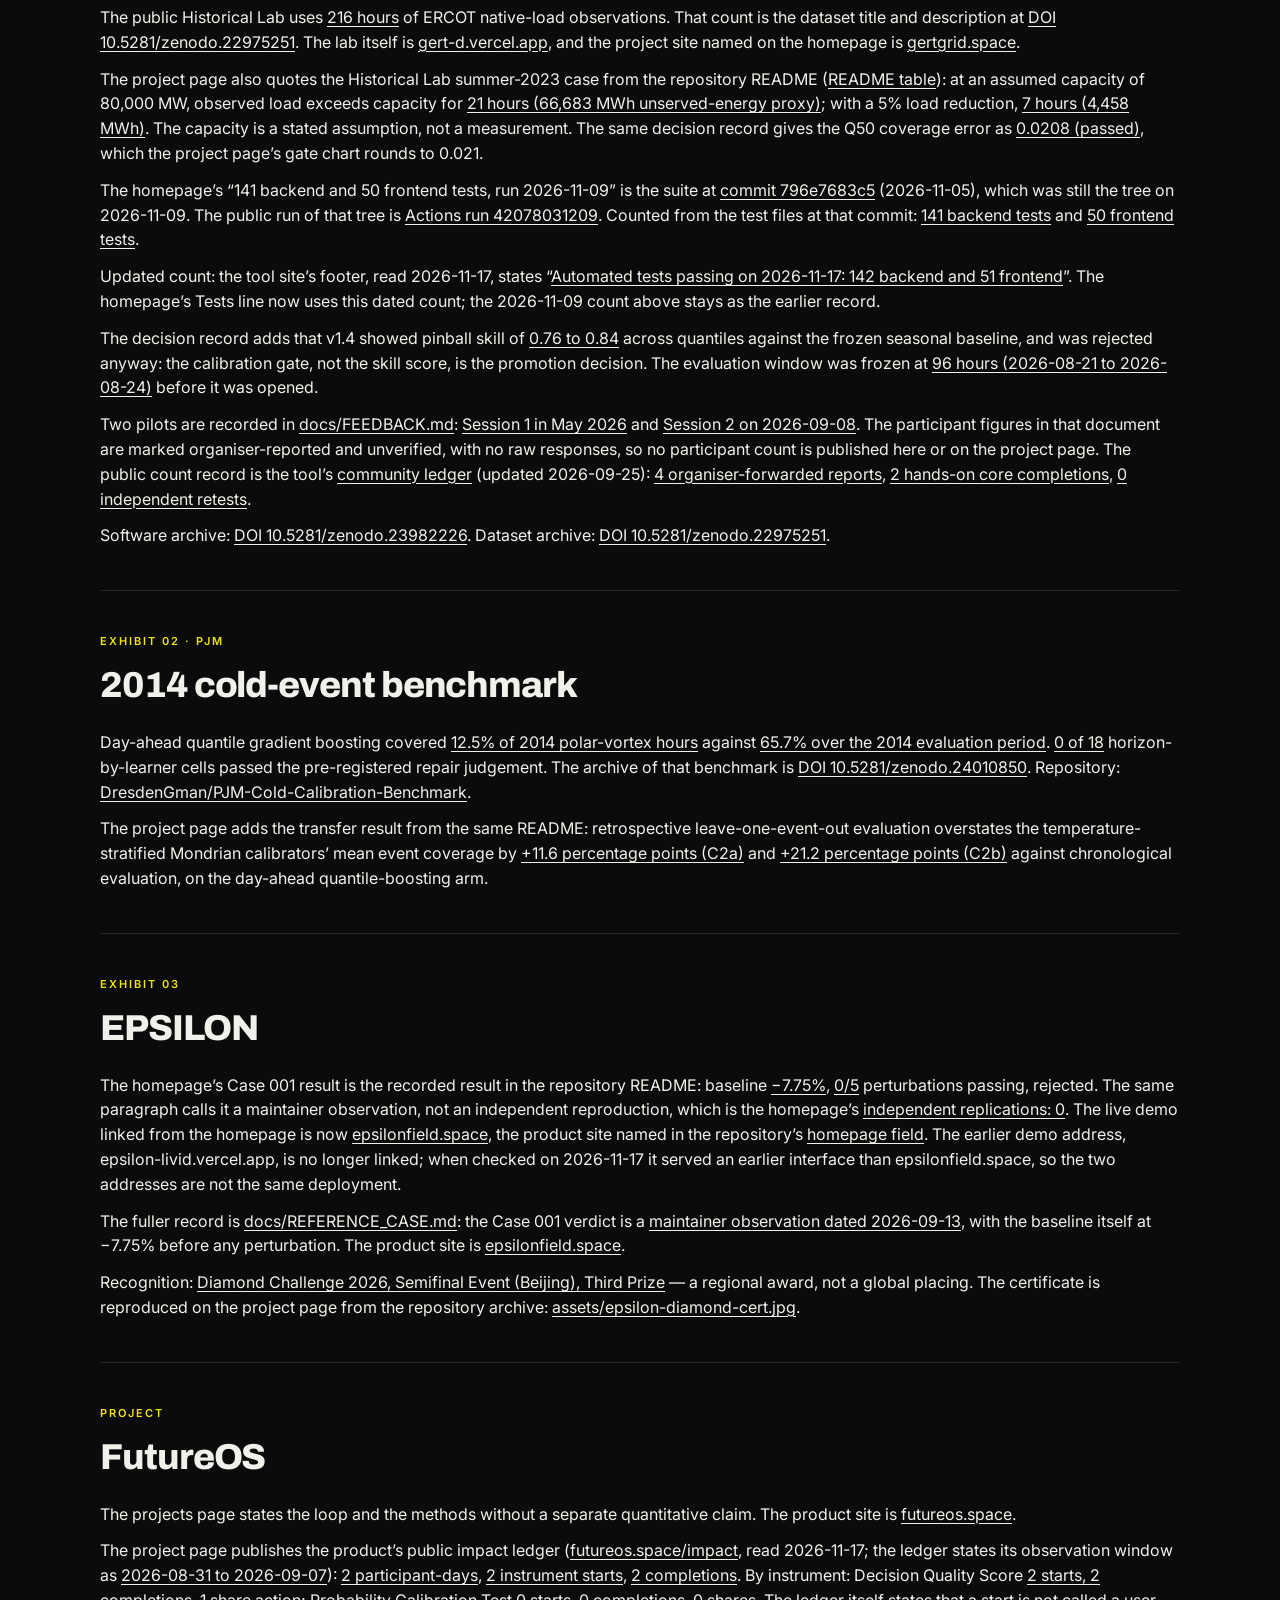
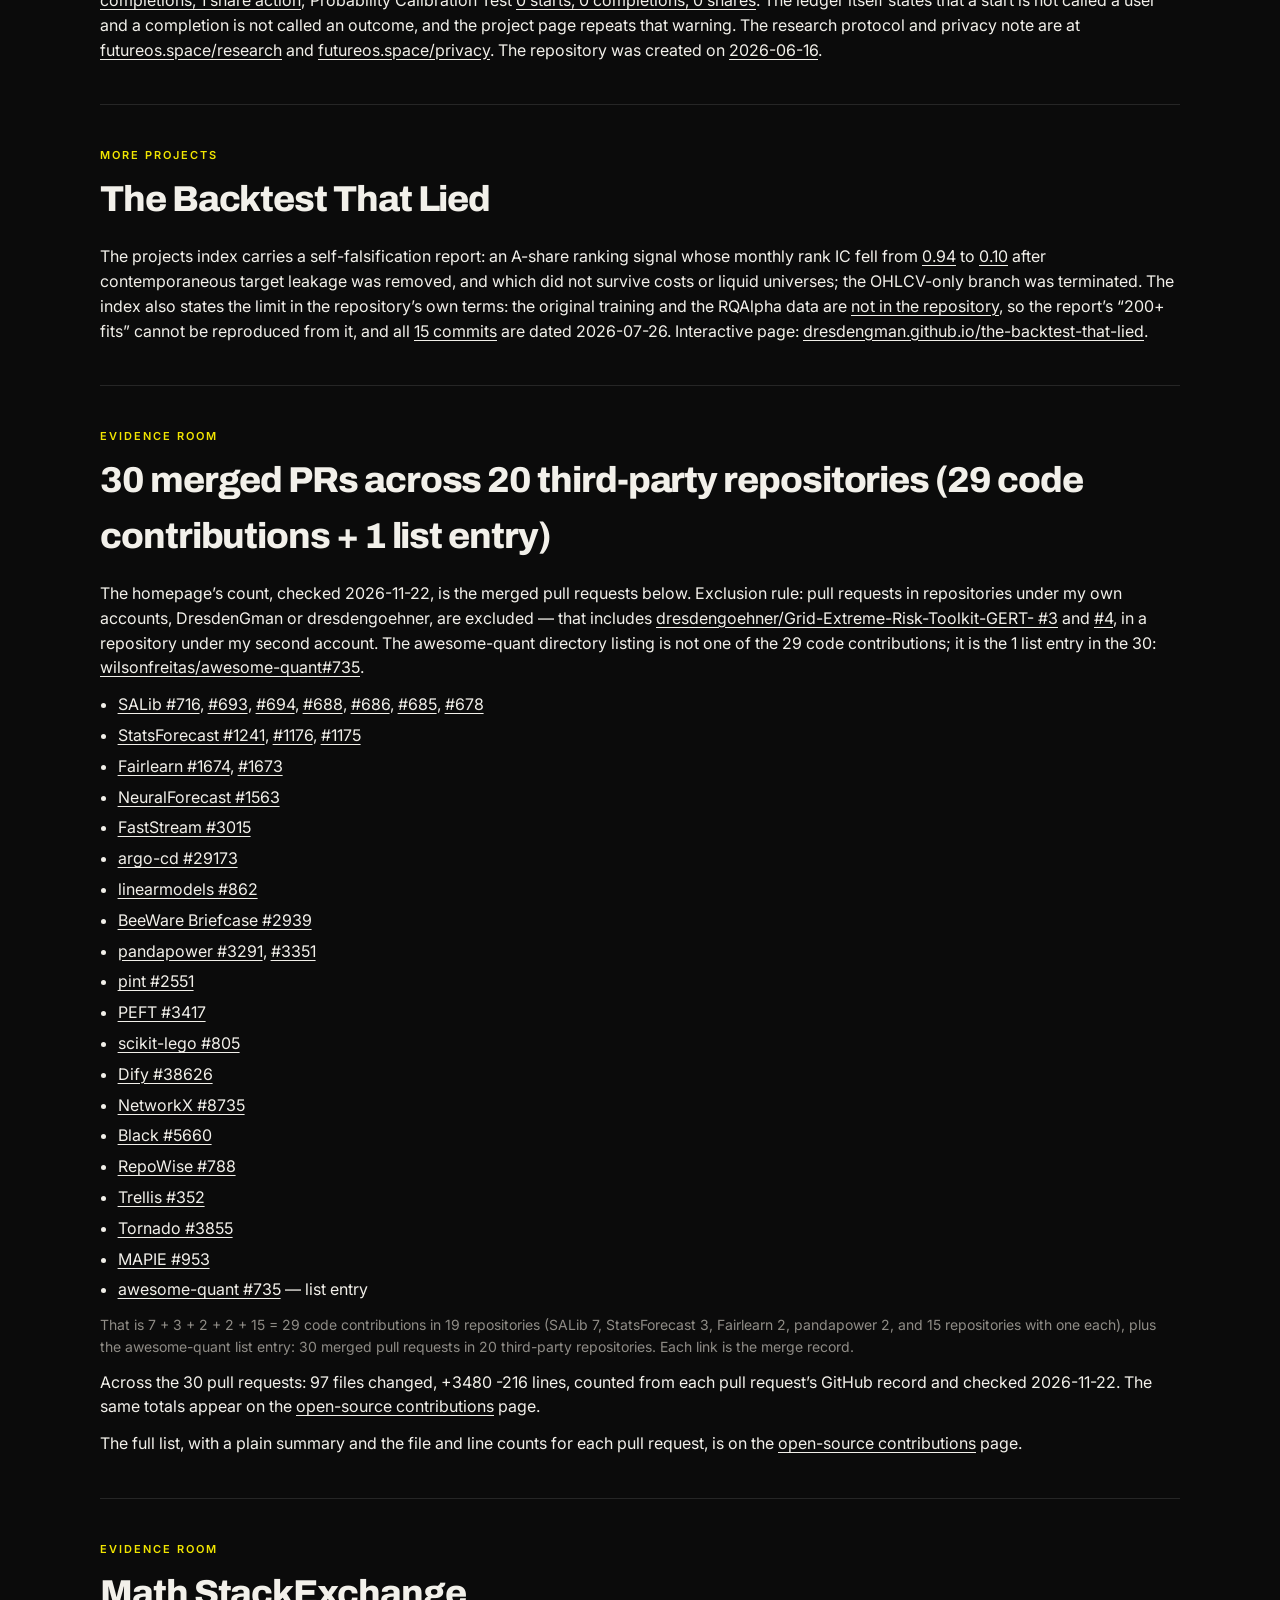
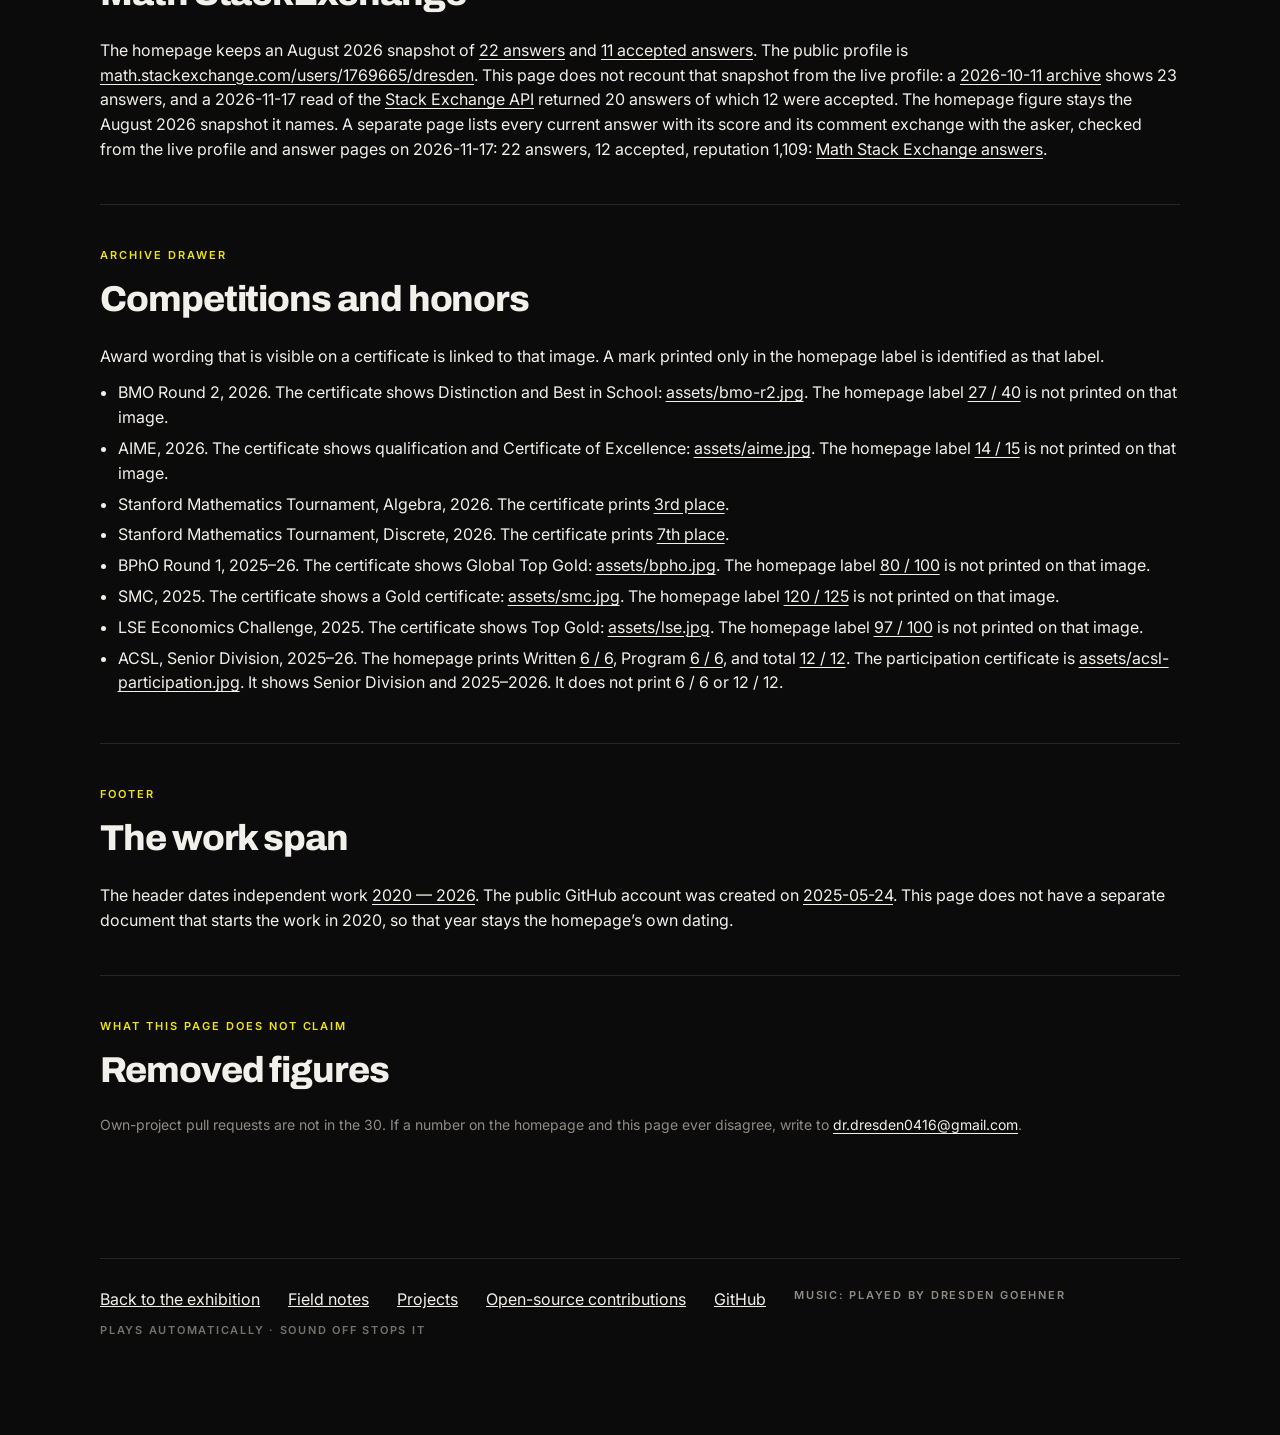
<file: proof.html>
<!doctype html>
<html lang="en">
<head>
<meta charset="utf-8">
<meta name="viewport" content="width=device-width, initial-scale=1">
<title>Claim index — Dresden Goehner</title>
<meta name="description" content="Source links for every figure on the Dresden Goehner homepage.">
<link rel="canonical" href="https://dresdengoehner.com/proof.html">
<meta property="og:type" content="website">
<meta property="og:site_name" content="Dresden Goehner">
<meta property="og:title" content="Claim index — Dresden Goehner">
<meta property="og:description" content="Source links for every figure on the Dresden Goehner homepage.">
<meta property="og:url" content="https://dresdengoehner.com/proof.html">
<meta property="og:image" content="https://dresdengoehner.com/og.png">
<meta property="og:image:width" content="1200">
<meta property="og:image:height" content="630">
<meta property="og:image:alt" content="Dresden Goehner. Building decision systems that make uncertainty visible.">
<meta name="twitter:card" content="summary_large_image">
<meta name="twitter:title" content="Claim index — Dresden Goehner">
<meta name="twitter:description" content="Source links for every figure on the Dresden Goehner homepage.">
<meta name="twitter:image" content="https://dresdengoehner.com/og.png">
<meta name="twitter:image:alt" content="Dresden Goehner. Building decision systems that make uncertainty visible.">
<link rel="icon" href="favicon.svg" type="image/svg+xml">
<link rel="preconnect" href="https://fonts.googleapis.com">
<link rel="preconnect" href="https://fonts.gstatic.com" crossorigin>
<link href="https://fonts.googleapis.com/css2?family=Archivo:wght@500;800&family=Inter:wght@400;500;600&display=swap" rel="stylesheet">
<link rel="stylesheet" href="site.css">
<link rel="stylesheet" href="assets/css/sound.css">
</head>
<body>
<div class="wrap">
<nav class="top" aria-label="Primary">
<a class="mark" href="index.html#top">dresden <span>goehner</span></a>
<a class="ul" href="index.html#work">exhibits</a>
<a class="ul" href="index.html#evidence">evidence</a>
<a class="ul" href="index.html#archive">archive</a>
<a class="ul" href="notes.html">field notes</a>
</nav>
<header class="page">
<p class="cap">Claim index · checked against the public records below</p>
<h1>Every homepage figure, with the record it comes from.</h1>
<p class="lede">The homepage keeps the approved wording. This page repeats each of its figures and links the public record. A directory listing is not one of the 25 engineering merges. A demo image is not a performance result. If a line here and its record disagree, the record wins. The figures published on the project pages are recorded in the sections below as well.</p>
</header>
<main>
<section id="glasses">
<p class="cap kicker">Exhibit 01</p>
<h2>QuietFrame</h2>
<p>The enclosure shown on the homepage is <a class="src" href="https://github.com/DresdenGman/QuietFrame/blob/main/docs/RELEASE_v0.4.md">Continuous Facets v0.4</a>, the editable model in that release note, not a photograph of a manufactured device. Below a <a class="src" href="https://github.com/DresdenGman/QuietFrame/blob/main/README.md">0.70</a> confidence threshold the guidance engine says “uncertain” instead of issuing a command. That default is in the project README. The work credits the upstream framework <a class="src" href="https://github.com/AI-FanGe/OpenAIglasses_for_Navigation">AI-FanGe / OpenAIglasses_for_Navigation</a>.</p>
<p>The participant survey, with the raw CSV, is published in <a class="src" href="https://github.com/DresdenGman/QuietFrame/blob/main/docs/FEEDBACK.md">docs/FEEDBACK.md</a> and <a class="src" href="https://github.com/DresdenGman/QuietFrame/blob/main/data/feedback/participant-feedback-survey-responses-2026.csv">the response CSV</a>: <a class="src" href="https://github.com/DresdenGman/QuietFrame/blob/main/docs/FEEDBACK.md">85 responses</a>; of <a class="src" href="https://github.com/DresdenGman/QuietFrame/blob/main/docs/FEEDBACK.md">64</a> people who had used the glasses, <a class="src" href="https://github.com/DresdenGman/QuietFrame/blob/main/docs/FEEDBACK.md">9 of 64</a> were still using them; <a class="src" href="https://github.com/DresdenGman/QuietFrame/blob/main/docs/FEEDBACK.md">31/64 (48%)</a> reported inaccurate prompts.</p>
<p>The mean helpfulness score in the same document is <a class="src" href="https://github.com/DresdenGman/QuietFrame/blob/main/docs/FEEDBACK.md">3.47 out of 5</a>. The survey&#8217;s method table also records that <a class="src" href="https://github.com/DresdenGman/QuietFrame/blob/main/docs/FEEDBACK.md">51 of the 85</a> responses were not filled in directly by the respondent: <a class="src" href="https://github.com/DresdenGman/QuietFrame/blob/main/docs/FEEDBACK.md">34</a> were entered by a family member or volunteer, <a class="src" href="https://github.com/DresdenGman/QuietFrame/blob/main/docs/FEEDBACK.md">14</a> by an activity organiser, and <a class="src" href="https://github.com/DresdenGman/QuietFrame/blob/main/docs/FEEDBACK.md">3</a> another way. The glasses project page publishes that disclosure beside the headline figures.</p>
<p><a class="src" href="https://github.com/DresdenGman/QuietFrame/tree/11725cd5fbc494bb68bf06cb325c0d8fc8e00e16/tests">124 automated tests</a> are the collected tests in that <a class="src" href="https://github.com/DresdenGman/QuietFrame/tree/11725cd5fbc494bb68bf06cb325c0d8fc8e00e16/tests">tests/</a> tree at commit 11725cd5fb (2026-11-05), which was still current on the homepage’s date of 2026-11-09. The public run of that tree is <a class="src" href="https://github.com/DresdenGman/QuietFrame/actions/runs/42235271943">Actions run 42235271943</a> (2026-11-06). Repository: <a class="src" href="https://github.com/DresdenGman/QuietFrame">DresdenGman/QuietFrame</a>.</p>
<p>The project page also publishes the Bosch evaluation (<a class="src" href="https://github.com/DresdenGman/QuietFrame/blob/main/docs/EVALUATION.md">docs/EVALUATION.md</a>): on <a class="src" href="https://github.com/DresdenGman/QuietFrame/blob/main/docs/EVALUATION.md">61</a> single-state red/green frames the laptop camera path committed to a state on <a class="src" href="https://github.com/DresdenGman/QuietFrame/blob/main/docs/EVALUATION.md">4 frames (coverage 6.6%)</a>; <a class="src" href="https://github.com/DresdenGman/QuietFrame/blob/main/docs/EVALUATION.md">1 red frame was read as green</a>; and on <a class="src" href="https://github.com/DresdenGman/QuietFrame/blob/main/docs/EVALUATION.md">104</a> frames containing no annotated light it emitted green on <a class="src" href="https://github.com/DresdenGman/QuietFrame/blob/main/docs/EVALUATION.md">2</a>. The document states this is a distant, vehicle-camera benchmark, not head-worn near-field performance, and that the dataset images are not redistributed. The synthetic harness (<a class="src" href="https://github.com/DresdenGman/QuietFrame/blob/main/docs/EVAL.md">docs/EVAL.md</a>) records <a class="src" href="https://github.com/DresdenGman/QuietFrame/blob/main/docs/EVAL.md">0 false prompts and 0 misses</a> on <a class="src" href="https://github.com/DresdenGman/QuietFrame/blob/main/docs/EVAL.md">14 drawn frames in 11 clips</a> — drawn lamp discs, not street validation.</p>
<p>The reference bill of materials on the project page totals <a class="src" href="https://github.com/DresdenGman/QuietFrame/blob/main/docs/BOM_PRICING.md">US$32.29, parts only</a>, priced 2026-11-05. The same document states its conditions: the board at Seeed&#8217;s direct price, the speaker build, shipping and tax excluded, and no verified fit with the v0.4 enclosure. It is not presented as a headline price.</p>
<p>The homepage’s “3 communities received hands-on making instruction” matches the README statement that <a class="src" href="https://github.com/DresdenGman/QuietFrame/blob/main/README.md">three communities</a> received practical explanations of how to make the device.</p>
<p>Event history keeps <a class="src" href="https://github.com/DresdenGman/QuietFrame/blob/main/docs/DATA_BOUNDARIES.md">0 raw video, audio, or location fields</a>. The data-boundary note says event history does not store raw video frames, audio, or location.</p>
<p>Archive: <a class="src" href="https://doi.org/10.5281/zenodo.23977544">DOI 10.5281/zenodo.23977544</a>.</p>
</section>
<section id="gert">
<p class="cap kicker">Exhibit 02</p>
<h2>GERT v1.4 was not promoted</h2>
<p>The homepage says version 1.4 missed its pre-set Q90, Q95, and Q99 calibration thresholds and was not promoted. The machine-readable evaluation gives the absolute coverage errors: <a class="src" href="https://github.com/DresdenGman/Grid-Extreme-Risk-Toolkit-GERT-/blob/main/evidence/ercot_v1_4_validation.json">Q90 0.035417</a>, <a class="src" href="https://github.com/DresdenGman/Grid-Extreme-Risk-Toolkit-GERT-/blob/main/evidence/ercot_v1_4_validation.json">Q95 0.04375</a>, and <a class="src" href="https://github.com/DresdenGman/Grid-Extreme-Risk-Toolkit-GERT-/blob/main/evidence/ercot_v1_4_validation.json">Q99 0.031667</a>, each against the predeclared gate of <a class="src" href="https://github.com/DresdenGman/Grid-Extreme-Risk-Toolkit-GERT-/blob/main/evidence/ercot_v1_4_validation.json">absolute error &lt;= 0.03</a>. The same file is the evidence cited by the decision record in the dataset archive, <a class="src" href="https://doi.org/10.5281/zenodo.22975251">DOI 10.5281/zenodo.22975251</a>.</p>
<p>The public Historical Lab uses <a class="src" href="https://doi.org/10.5281/zenodo.22975251">216 hours</a> of ERCOT native-load observations. That count is the dataset title and description at <a class="src" href="https://doi.org/10.5281/zenodo.22975251">DOI 10.5281/zenodo.22975251</a>. The lab itself is <a class="src" href="https://gert-d.vercel.app">gert-d.vercel.app</a>, and the project site named on the homepage is <a class="src" href="https://gertgrid.space">gertgrid.space</a>.</p>
<p>The project page also quotes the Historical Lab summer-2023 case from the repository README (<a class="src" href="https://github.com/DresdenGman/Grid-Extreme-Risk-Toolkit-GERT-/blob/main/README.md">README table</a>): at an assumed capacity of 80,000 MW, observed load exceeds capacity for <a class="src" href="https://github.com/DresdenGman/Grid-Extreme-Risk-Toolkit-GERT-/blob/main/README.md">21 hours (66,683 MWh unserved-energy proxy)</a>; with a 5% load reduction, <a class="src" href="https://github.com/DresdenGman/Grid-Extreme-Risk-Toolkit-GERT-/blob/main/README.md">7 hours (4,458 MWh)</a>. The capacity is a stated assumption, not a measurement. The same decision record gives the Q50 coverage error as <a class="src" href="https://github.com/DresdenGman/Grid-Extreme-Risk-Toolkit-GERT-/blob/main/docs/DECISION_RECORD_ERCOT_v1_4.md">0.0208 (passed)</a>, which the project page&#8217;s gate chart rounds to 0.021.</p>
<p>The homepage’s “141 backend and 50 frontend tests, run 2026-11-09” is the suite at <a class="src" href="https://github.com/DresdenGman/Grid-Extreme-Risk-Toolkit-GERT-/tree/796e7683c51c2c558f4336953f2555de81f85720/tests">commit 796e7683c5</a> (2026-11-05), which was still the tree on 2026-11-09. The public run of that tree is <a class="src" href="https://github.com/DresdenGman/Grid-Extreme-Risk-Toolkit-GERT-/actions/runs/42078031209">Actions run 42078031209</a>. Counted from the test files at that commit: <a class="src" href="https://github.com/DresdenGman/Grid-Extreme-Risk-Toolkit-GERT-/tree/796e7683c51c2c558f4336953f2555de81f85720/tests">141 backend tests</a> and <a class="src" href="https://github.com/DresdenGman/Grid-Extreme-Risk-Toolkit-GERT-/tree/796e7683c51c2c558f4336953f2555de81f85720/tests/frontend">50 frontend tests</a>.</p>
<p>Updated count: the tool site&#8217;s footer, read 2026-11-17, states &#8220;<a class="src" href="https://gert-d.vercel.app">Automated tests passing on 2026-11-17: 142 backend and 51 frontend</a>&#8221;. The homepage&#8217;s Tests line now uses this dated count; the 2026-11-09 count above stays as the earlier record.</p>
<p>The decision record adds that v1.4 showed pinball skill of <a class="src" href="https://github.com/DresdenGman/Grid-Extreme-Risk-Toolkit-GERT-/blob/main/docs/DECISION_RECORD_ERCOT_v1_4.md">0.76 to 0.84</a> across quantiles against the frozen seasonal baseline, and was rejected anyway: the calibration gate, not the skill score, is the promotion decision. The evaluation window was frozen at <a class="src" href="https://github.com/DresdenGman/Grid-Extreme-Risk-Toolkit-GERT-/blob/main/docs/DECISION_RECORD_ERCOT_v1_4.md">96 hours (2026-08-21 to 2026-08-24)</a> before it was opened.</p>
<p>Two pilots are recorded in <a class="src" href="https://github.com/DresdenGman/Grid-Extreme-Risk-Toolkit-GERT-/blob/main/docs/FEEDBACK.md">docs/FEEDBACK.md</a>: <a class="src" href="https://github.com/DresdenGman/Grid-Extreme-Risk-Toolkit-GERT-/blob/main/docs/FEEDBACK.md">Session 1 in May 2026</a> and <a class="src" href="https://github.com/DresdenGman/Grid-Extreme-Risk-Toolkit-GERT-/blob/main/docs/FEEDBACK.md">Session 2 on 2026-09-08</a>. The participant figures in that document are marked organiser-reported and unverified, with no raw responses, so no participant count is published here or on the project page. The public count record is the tool&#8217;s <a class="src" href="https://gert-d.vercel.app/community">community ledger</a> (updated 2026-09-25): <a class="src" href="https://gert-d.vercel.app/community">4 organiser-forwarded reports</a>, <a class="src" href="https://gert-d.vercel.app/community">2 hands-on core completions</a>, <a class="src" href="https://gert-d.vercel.app/community">0 independent retests</a>.</p>
<p>Software archive: <a class="src" href="https://doi.org/10.5281/zenodo.23982226">DOI 10.5281/zenodo.23982226</a>. Dataset archive: <a class="src" href="https://doi.org/10.5281/zenodo.22975251">DOI 10.5281/zenodo.22975251</a>.</p>
</section>
<section id="pjm">
<p class="cap kicker">Exhibit 02 · PJM</p>
<h2>2014 cold-event benchmark</h2>
<p>Day-ahead quantile gradient boosting covered <a class="src" href="https://github.com/DresdenGman/PJM-Cold-Calibration-Benchmark/blob/main/README.md">12.5% of 2014 polar-vortex hours</a> against <a class="src" href="https://github.com/DresdenGman/PJM-Cold-Calibration-Benchmark/blob/main/README.md">65.7% over the 2014 evaluation period</a>. <a class="src" href="https://github.com/DresdenGman/PJM-Cold-Calibration-Benchmark/blob/main/README.md">0 of 18</a> horizon-by-learner cells passed the pre-registered repair judgement. The archive of that benchmark is <a class="src" href="https://doi.org/10.5281/zenodo.24010850">DOI 10.5281/zenodo.24010850</a>. Repository: <a class="src" href="https://github.com/DresdenGman/PJM-Cold-Calibration-Benchmark">DresdenGman/PJM-Cold-Calibration-Benchmark</a>.</p>
<p>The project page adds the transfer result from the same README: retrospective leave-one-event-out evaluation overstates the temperature-stratified Mondrian calibrators&#8217; mean event coverage by <a class="src" href="https://github.com/DresdenGman/PJM-Cold-Calibration-Benchmark/blob/main/README.md">+11.6 percentage points (C2a)</a> and <a class="src" href="https://github.com/DresdenGman/PJM-Cold-Calibration-Benchmark/blob/main/README.md">+21.2 percentage points (C2b)</a> against chronological evaluation, on the day-ahead quantile-boosting arm.</p>
</section>
<section id="epsilon">
<p class="cap kicker">Exhibit 03</p>
<h2>EPSILON</h2>
<p>The homepage’s Case 001 result is the recorded result in the repository README: baseline <a class="src" href="https://github.com/DresdenGman/EPSILON-trading-simulator/blob/main/README.md">−7.75%</a>, <a class="src" href="https://github.com/DresdenGman/EPSILON-trading-simulator/blob/main/README.md">0/5</a> perturbations passing, rejected. The same paragraph calls it a maintainer observation, not an independent reproduction, which is the homepage’s <a class="src" href="https://github.com/DresdenGman/EPSILON-trading-simulator/blob/main/README.md">independent replications: 0</a>. The live demo linked from the homepage is now <a class="src" href="https://epsilonfield.space">epsilonfield.space</a>, the product site named in the repository&#8217;s <a class="src" href="https://github.com/DresdenGman/EPSILON-trading-simulator">homepage field</a>. The earlier demo address, epsilon-livid.vercel.app, is no longer linked; when checked on 2026-11-17 it served an earlier interface than epsilonfield.space, so the two addresses are not the same deployment.</p>
<p>The fuller record is <a class="src" href="https://github.com/DresdenGman/EPSILON-trading-simulator/blob/main/docs/REFERENCE_CASE.md">docs/REFERENCE_CASE.md</a>: the Case 001 verdict is a <a class="src" href="https://github.com/DresdenGman/EPSILON-trading-simulator/blob/main/docs/REFERENCE_CASE.md">maintainer observation dated 2026-09-13</a>, with the baseline itself at &#8722;7.75% before any perturbation. The product site is <a class="src" href="https://epsilonfield.space">epsilonfield.space</a>.</p>
<p>Recognition: <a class="src" href="https://github.com/DresdenGman/EPSILON-trading-simulator/blob/main/docs/RECOGNITION.md">Diamond Challenge 2026, Semifinal Event (Beijing), Third Prize</a> — a regional award, not a global placing. The certificate is reproduced on the project page from the repository archive: <a class="src" href="assets/epsilon-diamond-cert.jpg">assets/epsilon-diamond-cert.jpg</a>.</p>
</section>
<section id="futureos">
<p class="cap kicker">Project</p>
<h2>FutureOS</h2>
<p>The projects page states the loop and the methods without a separate quantitative claim. The product site is <a class="src" href="https://futureos.space/">futureos.space</a>.</p>
<p>The project page publishes the product&#8217;s public impact ledger (<a class="src" href="https://futureos.space/impact">futureos.space/impact</a>, read 2026-11-17; the ledger states its observation window as <a class="src" href="https://futureos.space/impact">2026-08-31 to 2026-09-07</a>): <a class="src" href="https://futureos.space/impact">2 participant-days</a>, <a class="src" href="https://futureos.space/impact">2 instrument starts</a>, <a class="src" href="https://futureos.space/impact">2 completions</a>. By instrument: Decision Quality Score <a class="src" href="https://futureos.space/impact">2 starts, 2 completions, 1 share action</a>; Probability Calibration Test <a class="src" href="https://futureos.space/impact">0 starts, 0 completions, 0 shares</a>. The ledger itself states that a start is not called a user and a completion is not called an outcome, and the project page repeats that warning. The research protocol and privacy note are at <a class="src" href="https://futureos.space/research">futureos.space/research</a> and <a class="src" href="https://futureos.space/privacy">futureos.space/privacy</a>. The repository was created on <a class="src" href="https://github.com/DresdenGman/futureos">2026-06-16</a>.</p>
</section>
<section id="backtest">
<p class="cap kicker">More projects</p>
<h2>The Backtest That Lied</h2>
<p>The projects index carries a self-falsification report: an A-share ranking signal whose monthly rank IC fell from <a class="src" href="https://github.com/DresdenGman/the-backtest-that-lied/blob/main/data/evidence.json">0.94</a> to <a class="src" href="https://github.com/DresdenGman/the-backtest-that-lied/blob/main/data/evidence.json">0.10</a> after contemporaneous target leakage was removed, and which did not survive costs or liquid universes; the OHLCV-only branch was terminated. The index also states the limit in the repository&#8217;s own terms: the original training and the RQAlpha data are <a class="src" href="https://github.com/DresdenGman/the-backtest-that-lied/blob/main/README.md">not in the repository</a>, so the report&#8217;s &#8220;200+ fits&#8221; cannot be reproduced from it, and all <a class="src" href="https://github.com/DresdenGman/the-backtest-that-lied/commits">15 commits</a> are dated 2026-07-26. Interactive page: <a class="src" href="https://dresdengman.github.io/the-backtest-that-lied">dresdengman.github.io/the-backtest-that-lied</a>.</p>
</section>
<section id="opensource">
<p class="cap kicker">Evidence room</p>
<h2>30 merged PRs across 20 third-party repositories (29 code contributions + 1 list entry)</h2>
<p>The homepage’s count, checked 2026-11-22, is the merged pull requests below. Exclusion rule: pull requests in repositories under my own accounts, DresdenGman or dresdengoehner, are excluded — that includes <a class="src" href="https://github.com/dresdengoehner/Grid-Extreme-Risk-Toolkit-GERT-/pull/3">dresdengoehner/Grid-Extreme-Risk-Toolkit-GERT- #3</a> and <a class="src" href="https://github.com/dresdengoehner/Grid-Extreme-Risk-Toolkit-GERT-/pull/4">#4</a>, in a repository under my second account. The awesome-quant directory listing is not one of the 29 code contributions; it is the 1 list entry in the 30: <a class="src" href="https://github.com/wilsonfreitas/awesome-quant/pull/735">wilsonfreitas/awesome-quant#735</a>.</p>
<ul>
<li><a class="src" href="https://github.com/SALib/SALib/pull/716">SALib #716</a>, <a class="src" href="https://github.com/SALib/SALib/pull/693">#693</a>, <a class="src" href="https://github.com/SALib/SALib/pull/694">#694</a>, <a class="src" href="https://github.com/SALib/SALib/pull/688">#688</a>, <a class="src" href="https://github.com/SALib/SALib/pull/686">#686</a>, <a class="src" href="https://github.com/SALib/SALib/pull/685">#685</a>, <a class="src" href="https://github.com/SALib/SALib/pull/678">#678</a></li>
<li><a class="src" href="https://github.com/Nixtla/statsforecast/pull/1241">StatsForecast #1241</a>, <a class="src" href="https://github.com/Nixtla/statsforecast/pull/1176">#1176</a>, <a class="src" href="https://github.com/Nixtla/statsforecast/pull/1175">#1175</a></li>
<li><a class="src" href="https://github.com/fairlearn/fairlearn/pull/1674">Fairlearn #1674</a>, <a class="src" href="https://github.com/fairlearn/fairlearn/pull/1673">#1673</a></li>
<li><a class="src" href="https://github.com/Nixtla/neuralforecast/pull/1563">NeuralForecast #1563</a></li>
<li><a class="src" href="https://github.com/ag2ai/faststream/pull/3015">FastStream #3015</a></li>
<li><a class="src" href="https://github.com/argoproj/argo-cd/pull/29173">argo-cd #29173</a></li>
<li><a class="src" href="https://github.com/bashtage/linearmodels/pull/862">linearmodels #862</a></li>
<li><a class="src" href="https://github.com/beeware/briefcase/pull/2939">BeeWare Briefcase #2939</a></li>
<li><a class="src" href="https://github.com/e2nIEE/pandapower/pull/3291">pandapower #3291</a>, <a class="src" href="https://github.com/e2nIEE/pandapower/pull/3351">#3351</a></li>
<li><a class="src" href="https://github.com/hgrecco/pint/pull/2551">pint #2551</a></li>
<li><a class="src" href="https://github.com/huggingface/peft/pull/3417">PEFT #3417</a></li>
<li><a class="src" href="https://github.com/koaning/scikit-lego/pull/805">scikit-lego #805</a></li>
<li><a class="src" href="https://github.com/langgenius/dify/pull/38626">Dify #38626</a></li>
<li><a class="src" href="https://github.com/networkx/networkx/pull/8735">NetworkX #8735</a></li>
<li><a class="src" href="https://github.com/psf/black/pull/5660">Black #5660</a></li>
<li><a class="src" href="https://github.com/repowise-dev/repowise/pull/788">RepoWise #788</a></li>
<li><a class="src" href="https://github.com/ronsse/trellis-ai/pull/352">Trellis #352</a></li>
<li><a class="src" href="https://github.com/tornadoweb/tornado/pull/3855">Tornado #3855</a></li>
<li><a class="src" href="https://github.com/scikit-learn-contrib/MAPIE/pull/953">MAPIE #953</a></li>
<li><a class="src" href="https://github.com/wilsonfreitas/awesome-quant/pull/735">awesome-quant #735</a> — list entry</li>
</ul>
<p class="note">That is 7 + 3 + 2 + 2 + 15 = 29 code contributions in 19 repositories (SALib 7, StatsForecast 3, Fairlearn 2, pandapower 2, and 15 repositories with one each), plus the awesome-quant list entry: 30 merged pull requests in 20 third-party repositories. Each link is the merge record.</p>
<p>Across the 30 pull requests: 97 files changed, +3480 -216 lines, counted from each pull request’s GitHub record and checked 2026-11-22. The same totals appear on the <a class="src" href="contributions.html">open-source contributions</a> page.</p>
<p>The full list, with a plain summary and the file and line counts for each pull request, is on the <a class="src" href="contributions.html">open-source contributions</a> page.</p>
</section>
<section id="math">
<p class="cap kicker">Evidence room</p>
<h2>Math StackExchange</h2>
<p>The homepage keeps an August 2026 snapshot of <a class="src" href="https://math.stackexchange.com/users/1769665/dresden">22 answers</a> and <a class="src" href="https://math.stackexchange.com/users/1769665/dresden">11 accepted answers</a>. The public profile is <a class="src" href="https://math.stackexchange.com/users/1769665/dresden">math.stackexchange.com/users/1769665/dresden</a>. This page does not recount that snapshot from the live profile: a <a class="src" href="https://web.archive.org/web/20261011094331/https://math.stackexchange.com/users/1769665/dresden">2026-10-11 archive</a> shows 23 answers, and a 2026-11-17 read of the <a class="src" href="https://api.stackexchange.com/2.3/users/1769665/answers?site=math&amp;pagesize=100">Stack Exchange API</a> returned 20 answers of which 12 were accepted. The homepage figure stays the August 2026 snapshot it names. A separate page lists every current answer with its score and its comment exchange with the asker, checked from the live profile and answer pages on 2026-11-17: 22 answers, 12 accepted, reputation 1,109: <a class="src" href="math.html">Math Stack Exchange answers</a>.</p>
</section>
<section id="archive">
<p class="cap kicker">Archive drawer</p>
<h2>Competitions and honors</h2>
<p>Award wording that is visible on a certificate is linked to that image. A mark printed only in the homepage label is identified as that label.</p>
<ul>
<li>BMO Round 2, 2026. The certificate shows Distinction and Best in School: <a class="src" href="assets/bmo-r2.jpg">assets/bmo-r2.jpg</a>. The homepage label <a class="src" href="index.html#archive">27 / 40</a> is not printed on that image.</li>
<li>AIME, 2026. The certificate shows qualification and Certificate of Excellence: <a class="src" href="assets/aime.jpg">assets/aime.jpg</a>. The homepage label <a class="src" href="index.html#archive">14 / 15</a> is not printed on that image.</li>
<li>Stanford Mathematics Tournament, Algebra, 2026. The certificate prints <a class="src" href="assets/smt-algebra.jpg">3rd place</a>.</li>
<li>Stanford Mathematics Tournament, Discrete, 2026. The certificate prints <a class="src" href="assets/smt-discrete.jpg">7th place</a>.</li>
<li>BPhO Round 1, 2025–26. The certificate shows Global Top Gold: <a class="src" href="assets/bpho.jpg">assets/bpho.jpg</a>. The homepage label <a class="src" href="index.html#archive">80 / 100</a> is not printed on that image.</li>
<li>SMC, 2025. The certificate shows a Gold certificate: <a class="src" href="assets/smc.jpg">assets/smc.jpg</a>. The homepage label <a class="src" href="index.html#archive">120 / 125</a> is not printed on that image.</li>
<li>LSE Economics Challenge, 2025. The certificate shows Top Gold: <a class="src" href="assets/lse.jpg">assets/lse.jpg</a>. The homepage label <a class="src" href="index.html#archive">97 / 100</a> is not printed on that image.</li>
<li>ACSL, Senior Division, 2025–26. The homepage prints Written <a class="src" href="index.html#archive">6 / 6</a>, Program <a class="src" href="index.html#archive">6 / 6</a>, and total <a class="src" href="index.html#archive">12 / 12</a>. The participation certificate is <a class="src" href="assets/acsl-participation.jpg">assets/acsl-participation.jpg</a>. It shows Senior Division and 2025–2026. It does not print 6 / 6 or 12 / 12.</li>
</ul>
</section>
<section id="credits">
<p class="cap kicker">Footer</p>
<h2>The work span</h2>
<p>The header dates independent work <a class="src" href="index.html#top">2020 — 2026</a>. The public GitHub account was created on <a class="src" href="https://github.com/DresdenGman">2025-05-24</a>. This page does not have a separate document that starts the work in 2020, so that year stays the homepage’s own dating.</p>
</section>
<section>
<p class="cap kicker">What this page does not claim</p>
<h2>Removed figures</h2>
<p class="note">Own-project pull requests are not in the 30. If a number on the homepage and this page ever disagree, write to <a class="src" href="mailto:dr.dresden0416@gmail.com">dr.dresden0416@gmail.com</a>.</p>
</section>
</main>
<footer>
<a href="index.html#top">Back to the exhibition</a>
<a href="notes.html">Field notes</a>
<a href="projects/index.html">Projects</a>
<a href="contributions.html">Open-source contributions</a>
<a href="https://github.com/DresdenGman">GitHub</a>
<span class="sound-credit">Music: played by Dresden Goehner</span>
</footer>
</div>
<script src="assets/js/sound.js" defer></script>
</body>
</html>
</file>
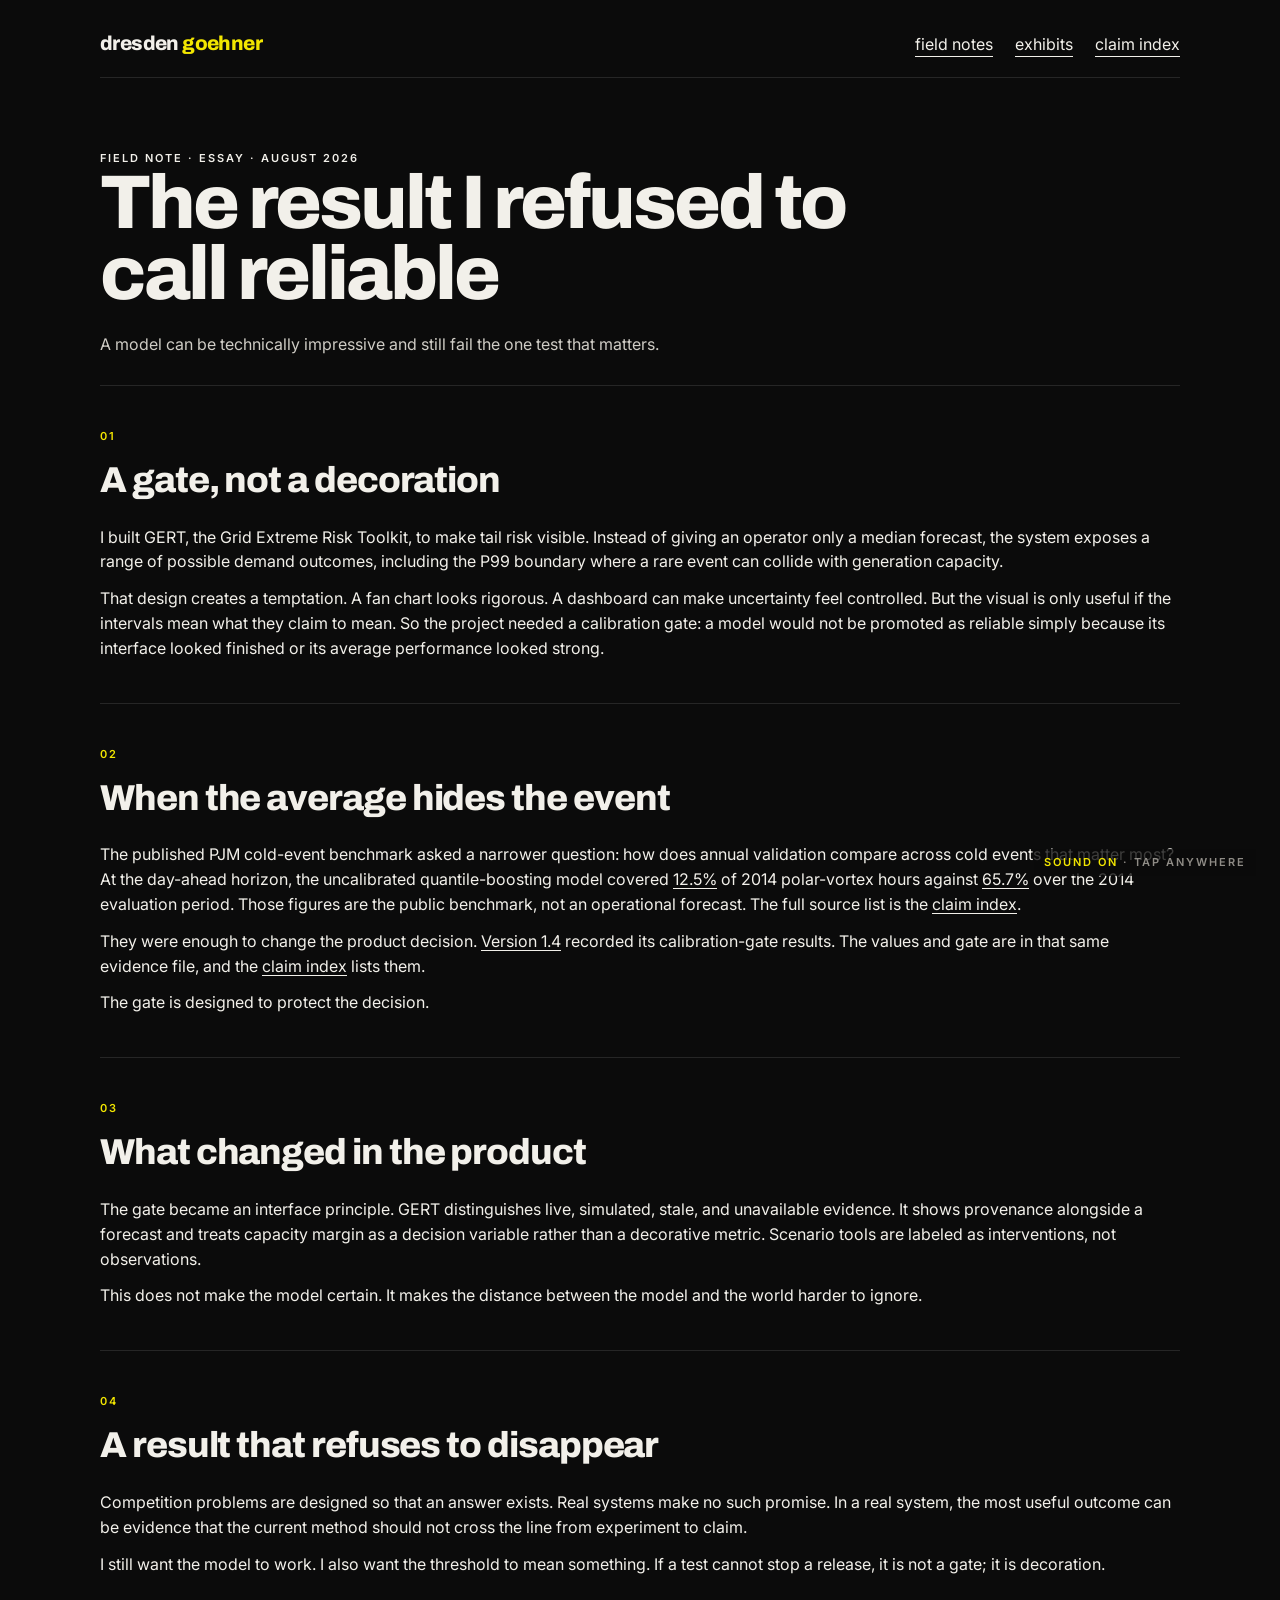
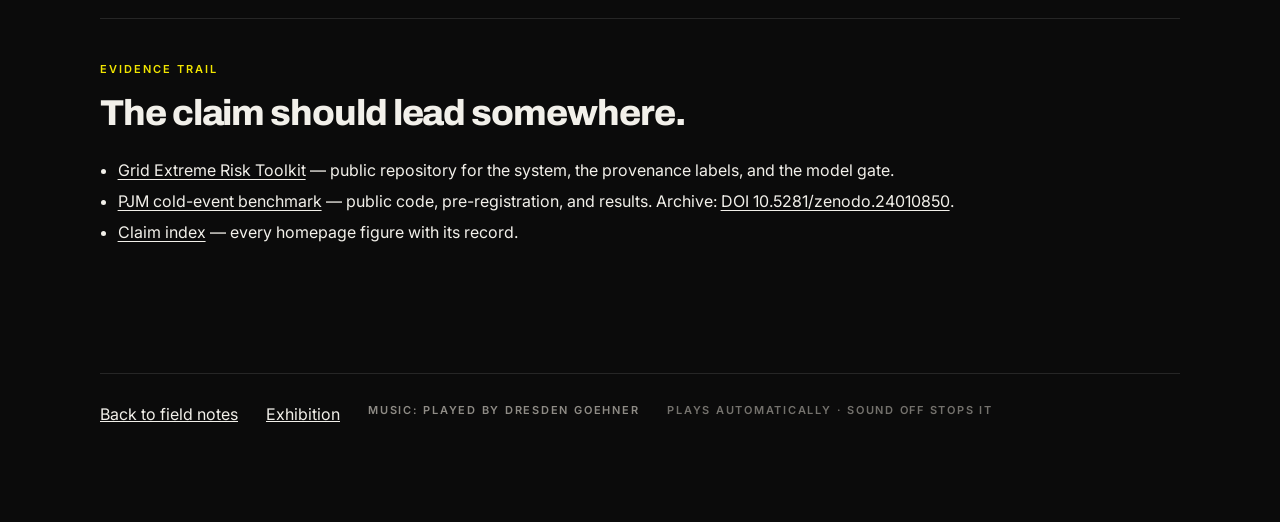
<file: notes/calibration-gate.html>
<!doctype html>
<html lang="en">
<head>
<meta charset="utf-8">
<meta name="viewport" content="width=device-width, initial-scale=1">
<title>Calibration gate — Dresden Goehner</title>
<meta name="description" content="How a calibration gate protects model decisions.">
<link rel="canonical" href="https://dresdengoehner.com/notes/calibration-gate.html">
<link rel="icon" href="../favicon.svg" type="image/svg+xml">
<link rel="preconnect" href="https://fonts.googleapis.com">
<link rel="preconnect" href="https://fonts.gstatic.com" crossorigin>
<link href="https://fonts.googleapis.com/css2?family=Archivo:wght@500;800&family=Inter:wght@400;500;600&display=swap" rel="stylesheet">
<link rel="stylesheet" href="../site.css">
<link rel="stylesheet" href="../assets/css/sound.css">
</head>
<body>
<div class="wrap">
<nav class="top" aria-label="Primary">
<a class="mark" href="../index.html#top">dresden <span>goehner</span></a>
<a class="ul" href="../notes.html">field notes</a>
<a class="ul" href="../index.html#work">exhibits</a>
<a class="ul" href="../proof.html">claim index</a>
</nav>
<header class="page">
<p class="cap">Field note · essay · August 2026</p>
<h1>The result I refused to call reliable</h1>
<p class="lede">A model can be technically impressive and still fail the one test that matters.</p>
</header>
<main>
<section id="section-1">
<p class="cap kicker">01</p>
<h2>A gate, not a decoration</h2>
<p>I built GERT, the Grid Extreme Risk Toolkit, to make tail risk visible. Instead of giving an operator only a median forecast, the system exposes a range of possible demand outcomes, including the P99 boundary where a rare event can collide with generation capacity.</p>
<p>That design creates a temptation. A fan chart looks rigorous. A dashboard can make uncertainty feel controlled. But the visual is only useful if the intervals mean what they claim to mean. So the project needed a calibration gate: a model would not be promoted as reliable simply because its interface looked finished or its average performance looked strong.</p>
</section>
<section id="section-2">
<p class="cap kicker">02</p>
<h2>When the average hides the event</h2>
<p>The published PJM cold-event benchmark asked a narrower question: how does annual validation compare across cold events that matter most? At the day-ahead horizon, the uncalibrated quantile-boosting model covered <a class="src" href="https://github.com/DresdenGman/PJM-Cold-Calibration-Benchmark/blob/main/README.md">12.5%</a> of 2014 polar-vortex hours against <a class="src" href="https://github.com/DresdenGman/PJM-Cold-Calibration-Benchmark/blob/main/README.md">65.7%</a> over the 2014 evaluation period. Those figures are the public benchmark, not an operational forecast. The full source list is the <a class="src" href="../proof.html#pjm">claim index</a>.</p>
<p>They were enough to change the product decision. <a class="src" href="https://github.com/DresdenGman/Grid-Extreme-Risk-Toolkit-GERT-/blob/main/evidence/ercot_v1_4_validation.json">Version 1.4</a> recorded its calibration-gate results. The values and gate are in that same evidence file, and the <a class="src" href="../proof.html#gert">claim index</a> lists them.</p>
<p>The gate is designed to protect the decision.</p>
</section>
<section id="section-3">
<p class="cap kicker">03</p>
<h2>What changed in the product</h2>
<p>The gate became an interface principle. GERT distinguishes live, simulated, stale, and unavailable evidence. It shows provenance alongside a forecast and treats capacity margin as a decision variable rather than a decorative metric. Scenario tools are labeled as interventions, not observations.</p>
<p>This does not make the model certain. It makes the distance between the model and the world harder to ignore.</p>
</section>
<section id="section-4">
<p class="cap kicker">04</p>
<h2>A result that refuses to disappear</h2>
<p>Competition problems are designed so that an answer exists. Real systems make no such promise. In a real system, the most useful outcome can be evidence that the current method should not cross the line from experiment to claim.</p>
<p>I still want the model to work. I also want the threshold to mean something. If a test cannot stop a release, it is not a gate; it is decoration.</p>
</section>
<section>
<p class="cap kicker">Evidence trail</p>
<h2>The claim should lead somewhere.</h2>
<ul>
<li><a class="src" href="https://github.com/DresdenGman/Grid-Extreme-Risk-Toolkit-GERT-">Grid Extreme Risk Toolkit</a> — public repository for the system, the provenance labels, and the model gate.</li>
<li><a class="src" href="https://github.com/DresdenGman/PJM-Cold-Calibration-Benchmark">PJM cold-event benchmark</a> — public code, pre-registration, and results. Archive: <a class="src" href="https://doi.org/10.5281/zenodo.24010850">DOI 10.5281/zenodo.24010850</a>.</li>
<li><a class="src" href="../proof.html">Claim index</a> — every homepage figure with its record.</li>
</ul>
</section>
</main>
<footer>
<a href="../notes.html">Back to field notes</a>
<a href="../index.html#top">Exhibition</a>
<span class="sound-credit">Music: played by Dresden Goehner</span>
</footer>
</div>
<script src="../assets/js/sound.js" defer></script>
</body>
</html>
</file>
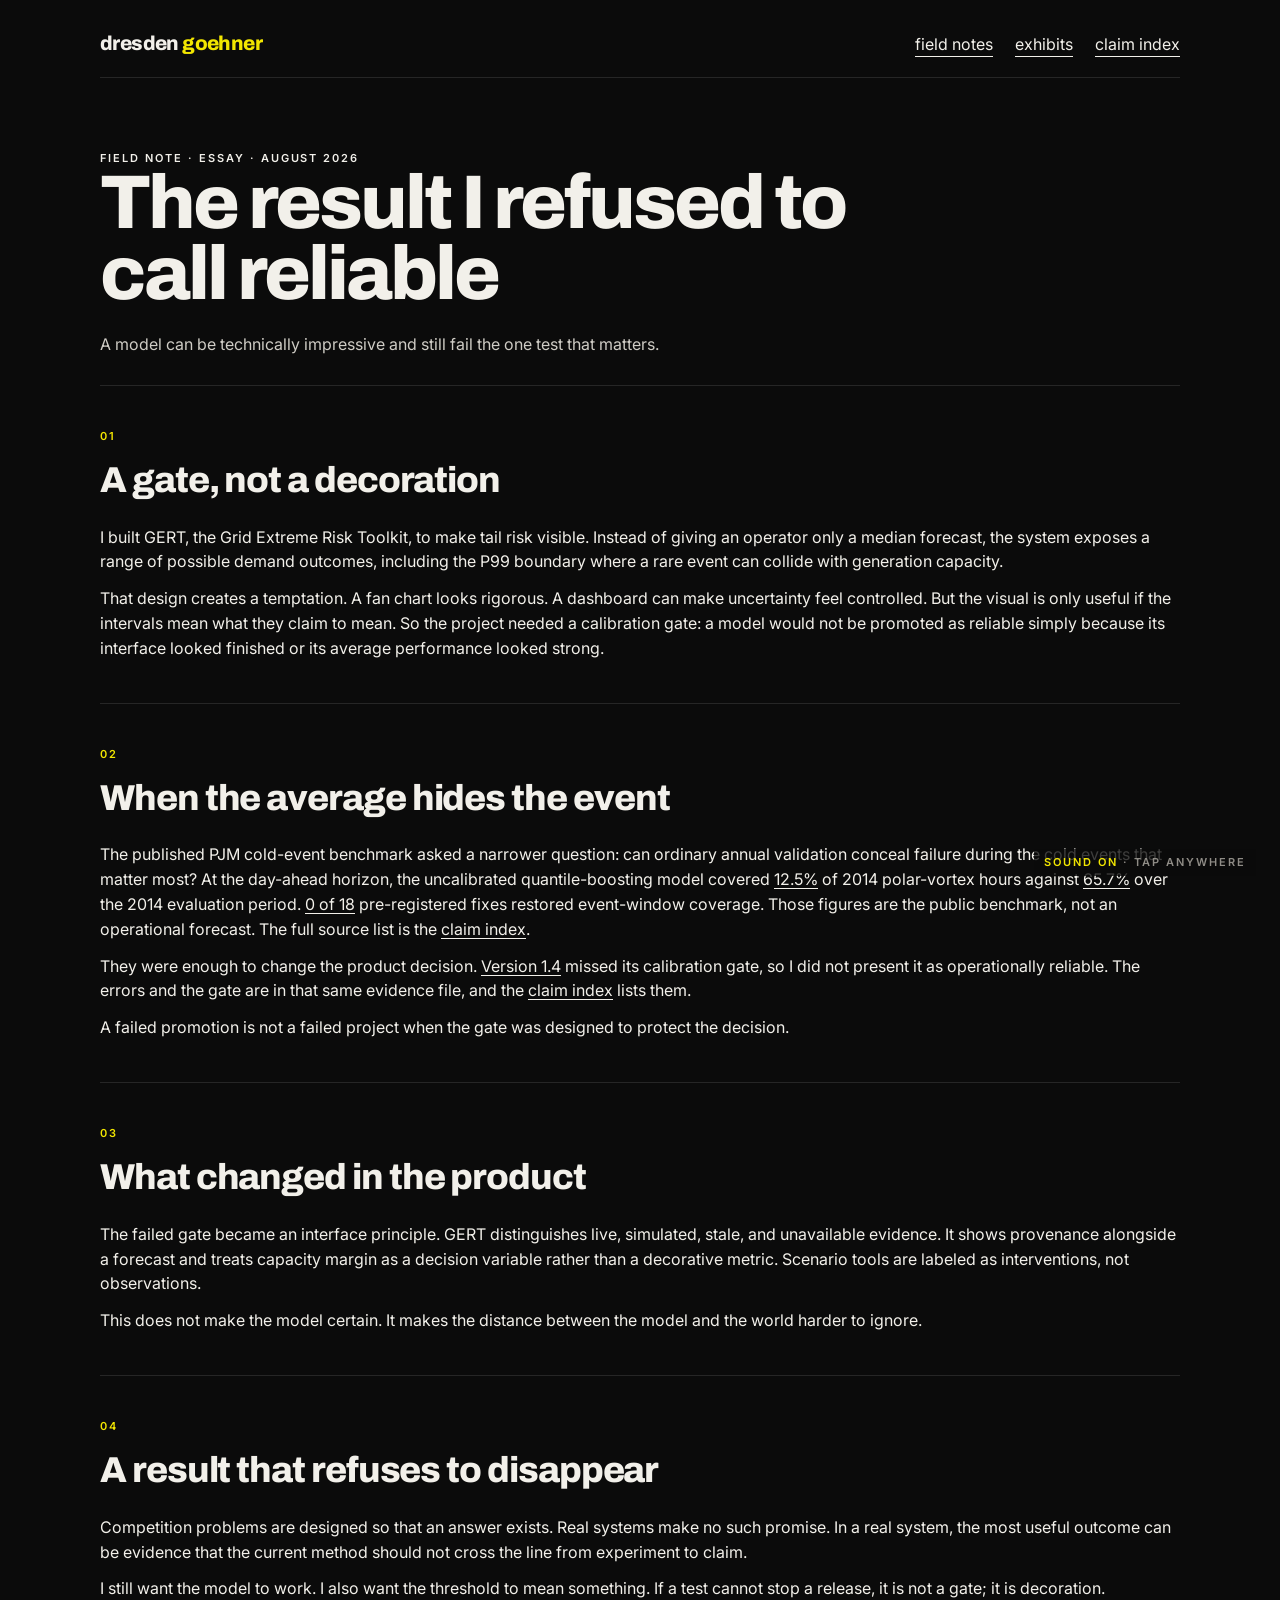
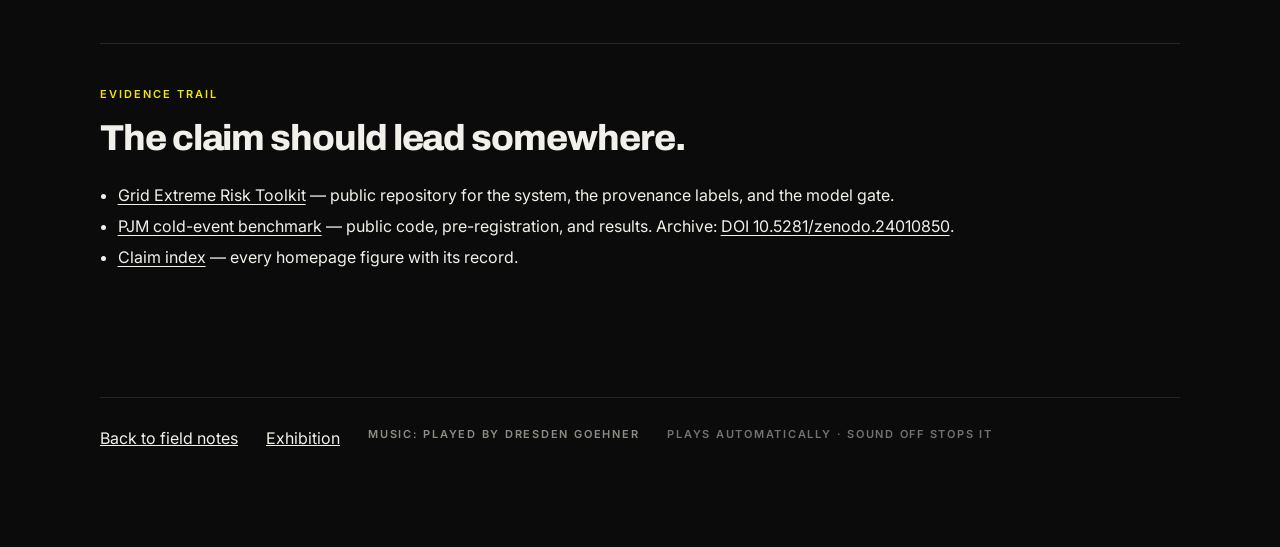
<file: notes/the-result-i-refused-to-call-reliable.html>
<!doctype html>
<html lang="en">
<head>
<meta charset="utf-8">
<meta name="viewport" content="width=device-width, initial-scale=1">
<title>The result I refused to call reliable — Dresden Goehner</title>
<meta name="description" content="A model can be technically impressive and still fail the one test that matters.">
<link rel="canonical" href="https://dresdengoehner.com/notes/the-result-i-refused-to-call-reliable.html">
<link rel="icon" href="../favicon.svg" type="image/svg+xml">
<link rel="preconnect" href="https://fonts.googleapis.com">
<link rel="preconnect" href="https://fonts.gstatic.com" crossorigin>
<link href="https://fonts.googleapis.com/css2?family=Archivo:wght@500;800&family=Inter:wght@400;500;600&display=swap" rel="stylesheet">
<link rel="stylesheet" href="../site.css">
<link rel="stylesheet" href="../assets/css/sound.css">
</head>
<body>
<div class="wrap">
<nav class="top" aria-label="Primary">
<a class="mark" href="../index.html#top">dresden <span>goehner</span></a>
<a class="ul" href="../notes.html">field notes</a>
<a class="ul" href="../index.html#work">exhibits</a>
<a class="ul" href="../proof.html">claim index</a>
</nav>
<header class="page">
<p class="cap">Field note · essay · August 2026</p>
<h1>The result I refused to call reliable</h1>
<p class="lede">A model can be technically impressive and still fail the one test that matters.</p>
</header>
<main>
<section id="section-1">
<p class="cap kicker">01</p>
<h2>A gate, not a decoration</h2>
<p>I built GERT, the Grid Extreme Risk Toolkit, to make tail risk visible. Instead of giving an operator only a median forecast, the system exposes a range of possible demand outcomes, including the P99 boundary where a rare event can collide with generation capacity.</p>
<p>That design creates a temptation. A fan chart looks rigorous. A dashboard can make uncertainty feel controlled. But the visual is only useful if the intervals mean what they claim to mean. So the project needed a calibration gate: a model would not be promoted as reliable simply because its interface looked finished or its average performance looked strong.</p>
</section>
<section id="section-2">
<p class="cap kicker">02</p>
<h2>When the average hides the event</h2>
<p>The published PJM cold-event benchmark asked a narrower question: can ordinary annual validation conceal failure during the cold events that matter most? At the day-ahead horizon, the uncalibrated quantile-boosting model covered <a class="src" href="https://github.com/DresdenGman/PJM-Cold-Calibration-Benchmark/blob/main/README.md">12.5%</a> of 2014 polar-vortex hours against <a class="src" href="https://github.com/DresdenGman/PJM-Cold-Calibration-Benchmark/blob/main/README.md">65.7%</a> over the 2014 evaluation period. <a class="src" href="https://doi.org/10.5281/zenodo.24010850">0 of 18</a> pre-registered fixes restored event-window coverage. Those figures are the public benchmark, not an operational forecast. The full source list is the <a class="src" href="../proof.html#pjm">claim index</a>.</p>
<p>They were enough to change the product decision. <a class="src" href="https://github.com/DresdenGman/Grid-Extreme-Risk-Toolkit-GERT-/blob/main/evidence/ercot_v1_4_validation.json">Version 1.4</a> missed its calibration gate, so I did not present it as operationally reliable. The errors and the gate are in that same evidence file, and the <a class="src" href="../proof.html#gert">claim index</a> lists them.</p>
<p>A failed promotion is not a failed project when the gate was designed to protect the decision.</p>
</section>
<section id="section-3">
<p class="cap kicker">03</p>
<h2>What changed in the product</h2>
<p>The failed gate became an interface principle. GERT distinguishes live, simulated, stale, and unavailable evidence. It shows provenance alongside a forecast and treats capacity margin as a decision variable rather than a decorative metric. Scenario tools are labeled as interventions, not observations.</p>
<p>This does not make the model certain. It makes the distance between the model and the world harder to ignore.</p>
</section>
<section id="section-4">
<p class="cap kicker">04</p>
<h2>A result that refuses to disappear</h2>
<p>Competition problems are designed so that an answer exists. Real systems make no such promise. In a real system, the most useful outcome can be evidence that the current method should not cross the line from experiment to claim.</p>
<p>I still want the model to work. I also want the threshold to mean something. If a test cannot stop a release, it is not a gate; it is decoration.</p>
</section>
<section>
<p class="cap kicker">Evidence trail</p>
<h2>The claim should lead somewhere.</h2>
<ul>
<li><a class="src" href="https://github.com/DresdenGman/Grid-Extreme-Risk-Toolkit-GERT-">Grid Extreme Risk Toolkit</a> — public repository for the system, the provenance labels, and the model gate.</li>
<li><a class="src" href="https://github.com/DresdenGman/PJM-Cold-Calibration-Benchmark">PJM cold-event benchmark</a> — public code, pre-registration, and results. Archive: <a class="src" href="https://doi.org/10.5281/zenodo.24010850">DOI 10.5281/zenodo.24010850</a>.</li>
<li><a class="src" href="../proof.html">Claim index</a> — every homepage figure with its record.</li>
</ul>
</section>
</main>
<footer>
<a href="../notes.html">Back to field notes</a>
<a href="../index.html#top">Exhibition</a>
<span class="sound-credit">Music: played by Dresden Goehner</span>
</footer>
</div>
<script src="../assets/js/sound.js" defer></script>
</body>
</html>
</file>
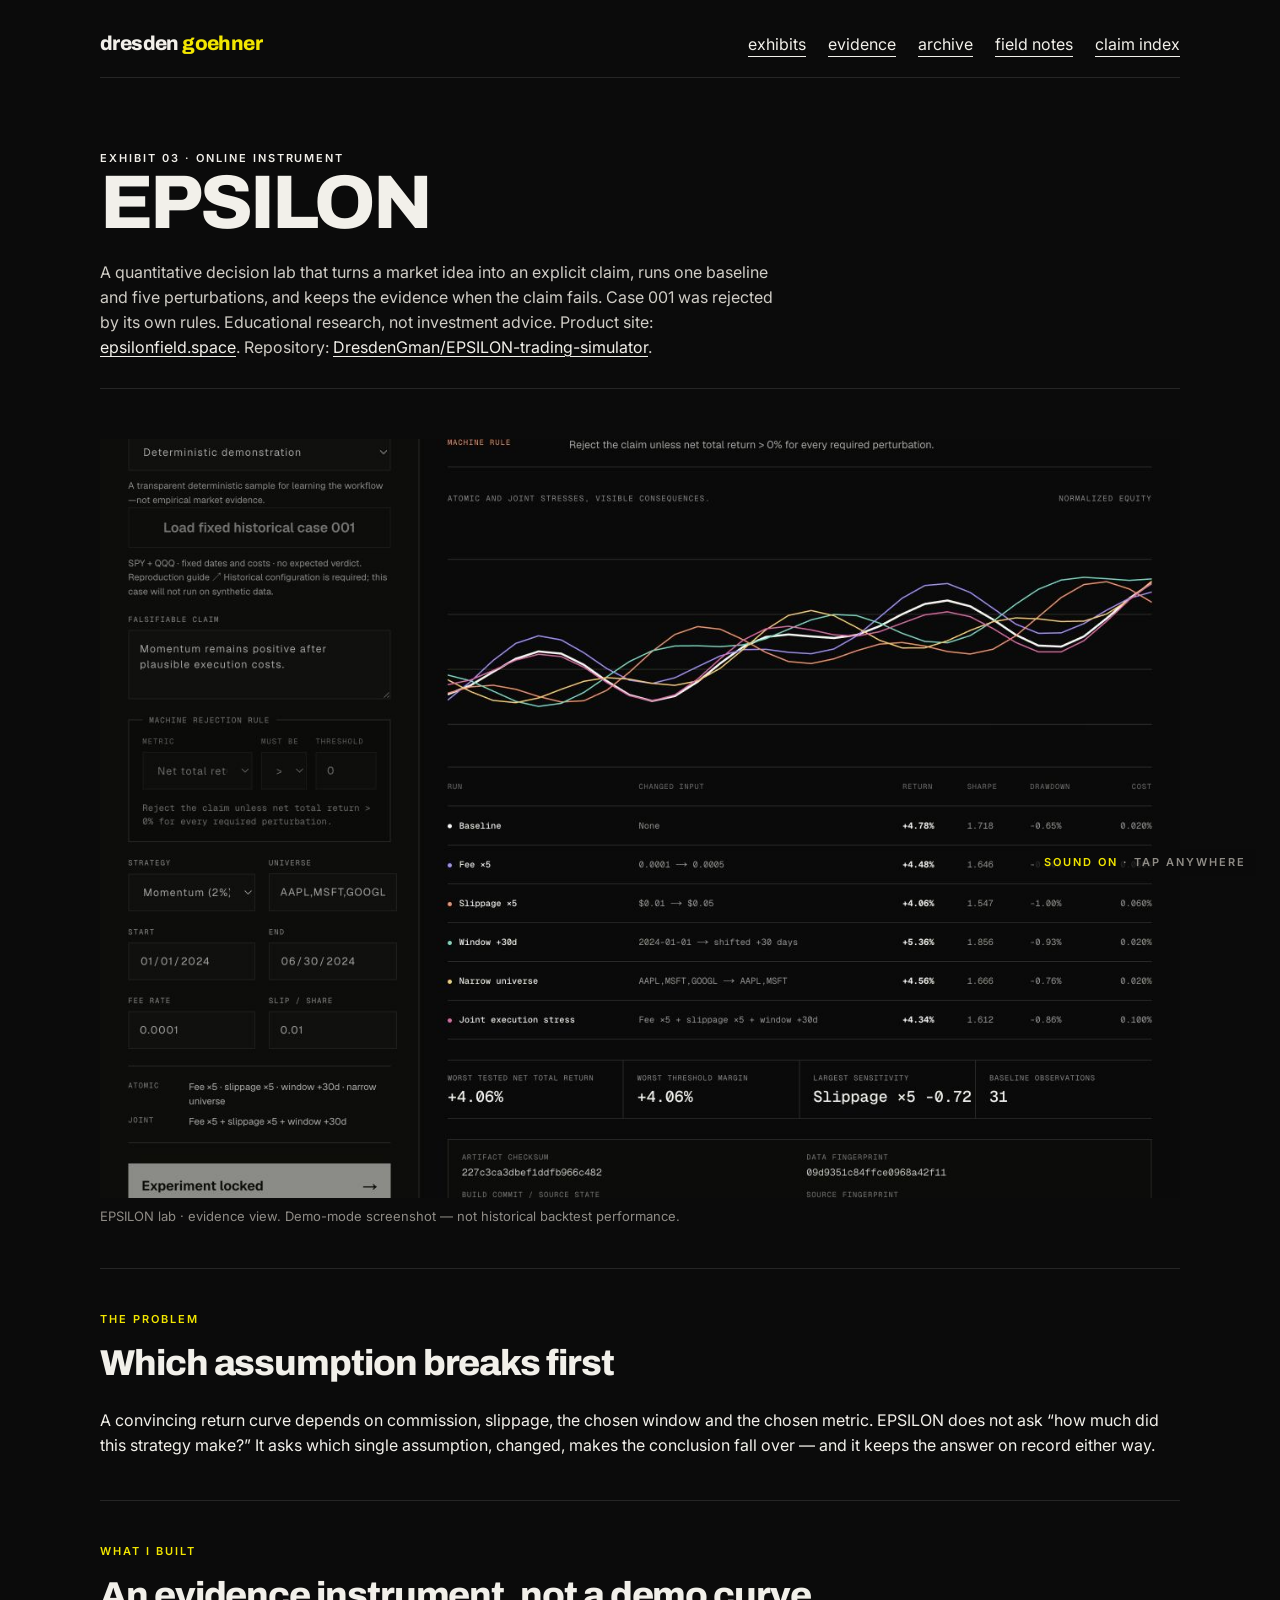
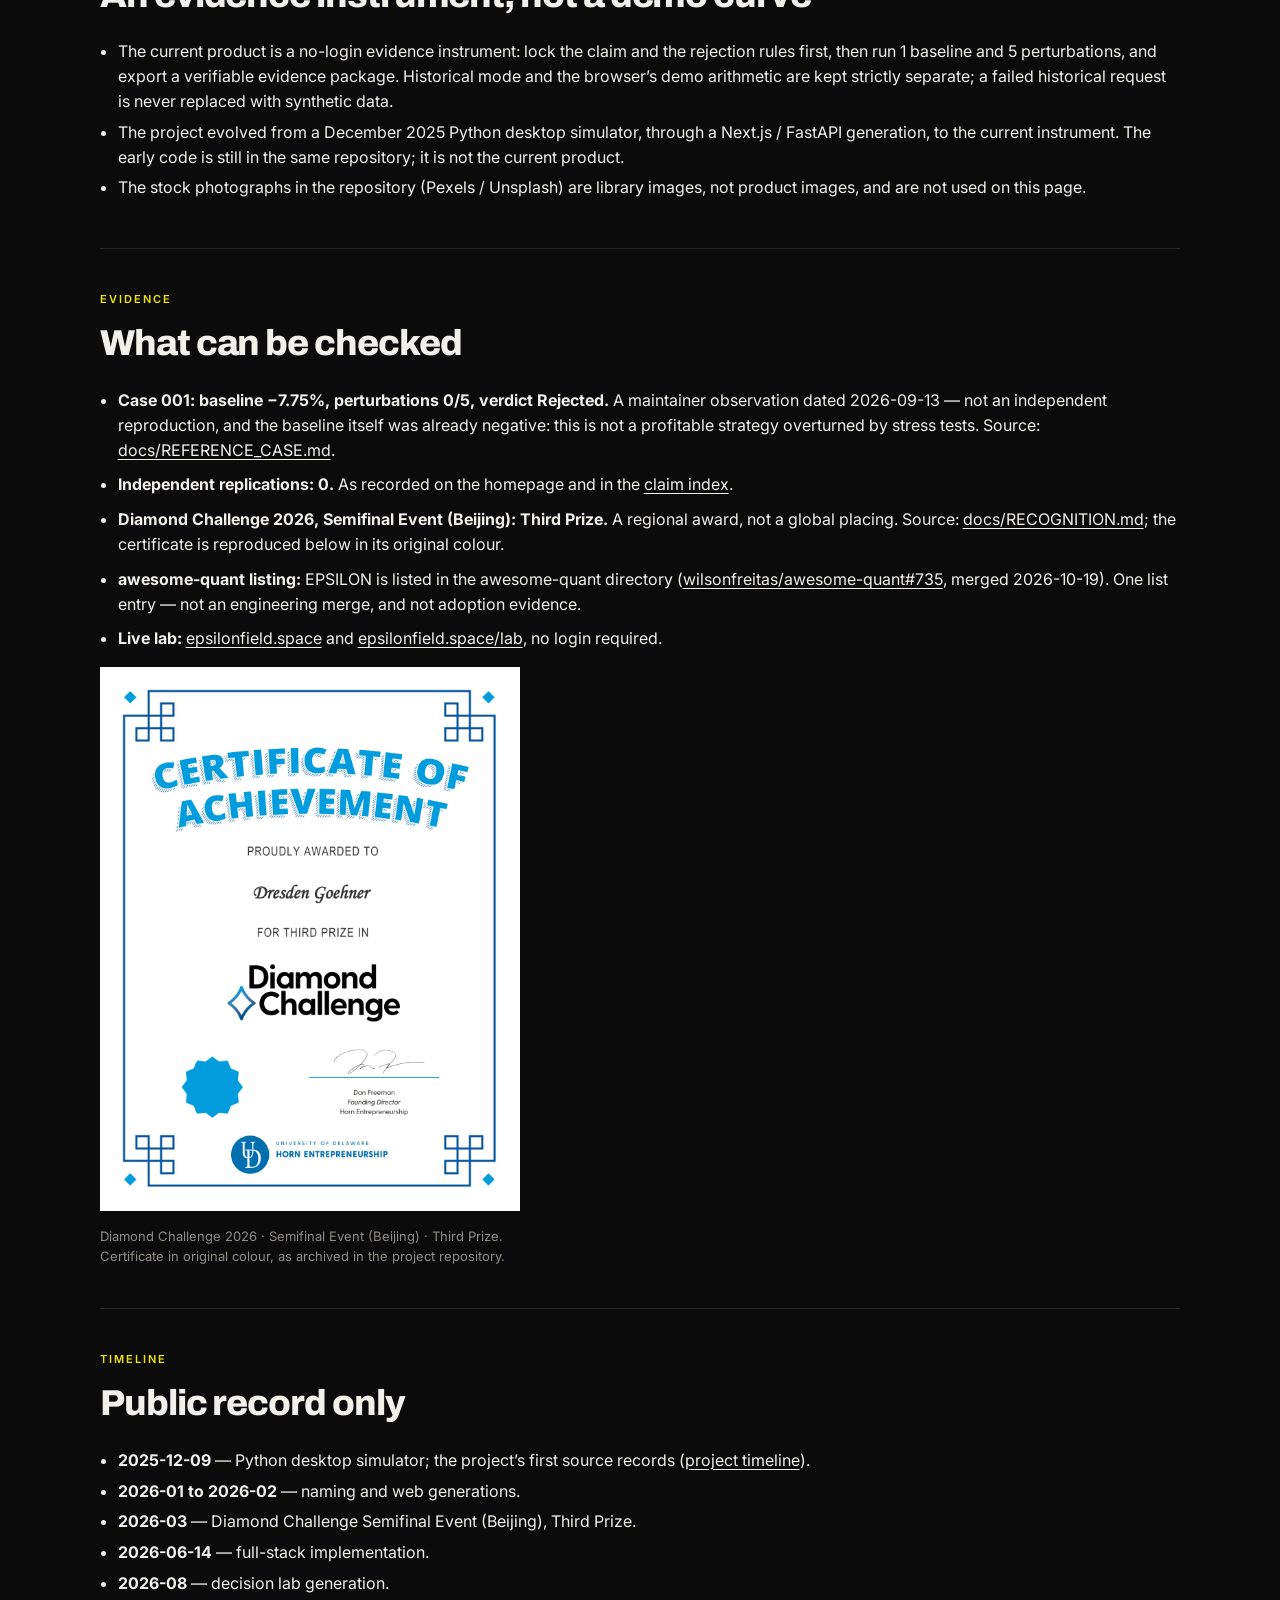
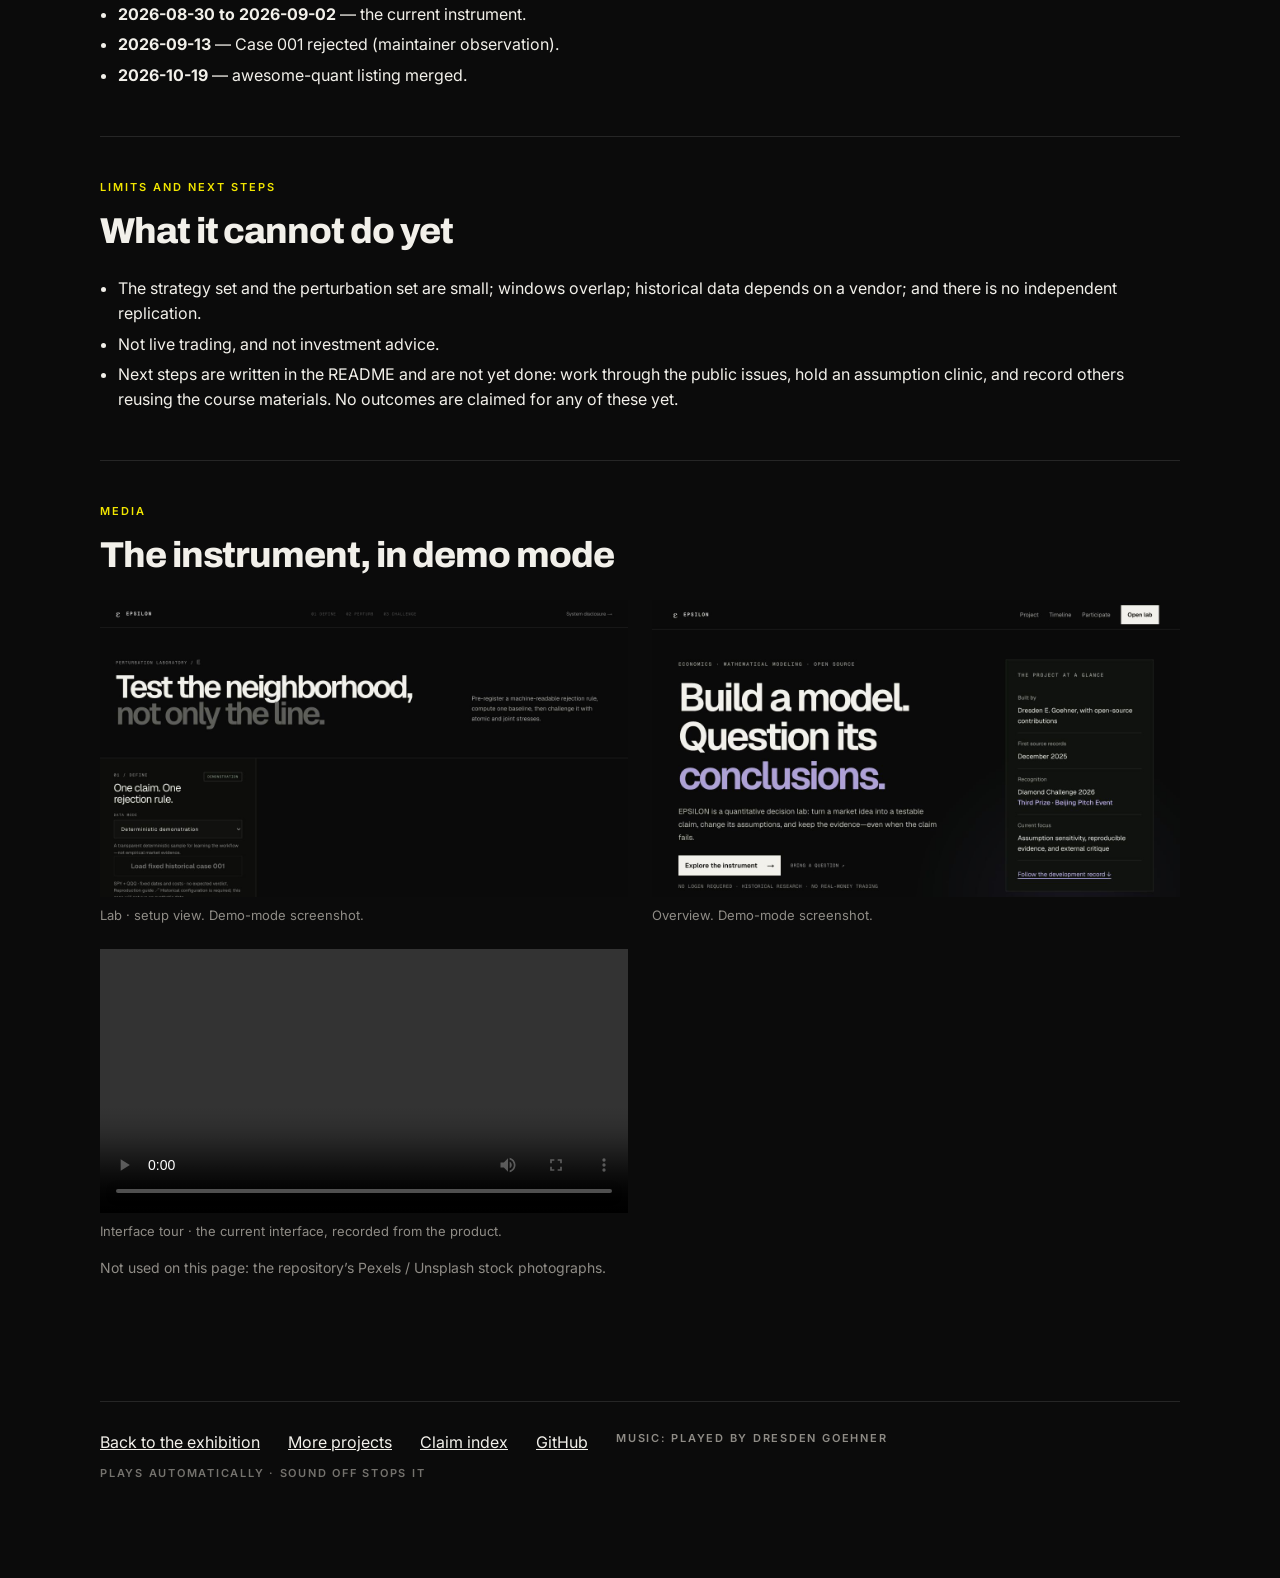
<file: projects/epsilon.html>
<!doctype html>
<html lang="en">
<head>
<meta charset="utf-8">
<meta name="viewport" content="width=device-width, initial-scale=1">
<title>EPSILON — Dresden Goehner</title>
<meta name="description" content="The full record for EPSILON: a quantitative decision lab that turns a market idea into an explicit claim, runs one baseline and five perturbations, and keeps the evidence when the claim fails. Case 001, the certificate and the limits, each with its source.">
<link rel="canonical" href="https://dresdengoehner.com/projects/epsilon">
<meta property="og:type" content="website">
<meta property="og:site_name" content="Dresden Goehner">
<meta property="og:title" content="EPSILON — Dresden Goehner">
<meta property="og:description" content="Case 001 was rejected by its own rules. Educational research, not investment advice. The record, each figure with its source.">
<meta property="og:url" content="https://dresdengoehner.com/projects/epsilon">
<meta property="og:image" content="https://dresdengoehner.com/og.png">
<meta property="og:image:width" content="1200">
<meta property="og:image:height" content="630">
<meta property="og:image:alt" content="Dresden Goehner. Building decision systems that make uncertainty visible.">
<meta name="twitter:card" content="summary_large_image">
<meta name="twitter:title" content="EPSILON — Dresden Goehner">
<meta name="twitter:description" content="Case 001 was rejected by its own rules. Educational research, not investment advice. The record, each figure with its source.">
<meta name="twitter:image" content="https://dresdengoehner.com/og.png">
<meta name="twitter:image:alt" content="Dresden Goehner. Building decision systems that make uncertainty visible.">
<link rel="icon" href="../favicon.svg" type="image/svg+xml">
<link rel="preconnect" href="https://fonts.googleapis.com">
<link rel="preconnect" href="https://fonts.gstatic.com" crossorigin>
<link href="https://fonts.googleapis.com/css2?family=Archivo:wght@500;800&family=Inter:wght@400;500;600&display=swap" rel="stylesheet">
<link rel="stylesheet" href="../site.css">
<link rel="stylesheet" href="../assets/css/sound.css">
<style>
figure.hero-fig{margin-top:8px}
figure.hero-fig img{display:block;width:100%;height:auto}
.media{display:grid;grid-template-columns:repeat(2,minmax(0,1fr));gap:24px}
.media figure img,.media figure video{display:block;width:100%;height:auto}
ul.evid li{margin:10px 0}
@media(max-width:820px){.media{grid-template-columns:1fr}}
</style>
</head>
<body>
<div class="wrap">
<nav class="top" aria-label="Primary">
<a class="mark" href="../index.html#top">dresden <span>goehner</span></a>
<a class="ul" href="../index.html#work">exhibits</a>
<a class="ul" href="../index.html#evidence">evidence</a>
<a class="ul" href="../index.html#archive">archive</a>
<a class="ul" href="../notes.html">field notes</a>
<a class="ul" href="../proof.html">claim index</a>
</nav>
<header class="page">
<p class="cap">Exhibit 03 · Online instrument</p>
<h1>EPSILON</h1>
<p class="lede">A quantitative decision lab that turns a market idea into an explicit claim, runs one baseline and five perturbations, and keeps the evidence when the claim fails. Case 001 was rejected by its own rules. Educational research, not investment advice. Product site: <a class="src" href="https://epsilonfield.space">epsilonfield.space</a>. Repository: <a class="src" href="https://github.com/DresdenGman/EPSILON-trading-simulator">DresdenGman/EPSILON-trading-simulator</a>.</p>
</header>
<main>
<section aria-label="Main visual">
<figure class="hero-fig">
<img src="../assets/epsilon-lab-evidence.jpg" width="1280" height="900" alt="EPSILON lab, evidence view, demo mode">
<figcaption>EPSILON lab · evidence view. Demo-mode screenshot — not historical backtest performance.</figcaption>
</figure>
</section>
<section>
<p class="cap kicker">The problem</p>
<h2>Which assumption breaks first</h2>
<p>A convincing return curve depends on commission, slippage, the chosen window and the chosen metric. EPSILON does not ask &#8220;how much did this strategy make?&#8221; It asks which single assumption, changed, makes the conclusion fall over — and it keeps the answer on record either way.</p>
</section>
<section>
<p class="cap kicker">What I built</p>
<h2>An evidence instrument, not a demo curve</h2>
<ul>
<li>The current product is a no-login evidence instrument: lock the claim and the rejection rules first, then run 1 baseline and 5 perturbations, and export a verifiable evidence package. Historical mode and the browser&#8217;s demo arithmetic are kept strictly separate; a failed historical request is never replaced with synthetic data.</li>
<li>The project evolved from a December 2025 Python desktop simulator, through a Next.js / FastAPI generation, to the current instrument. The early code is still in the same repository; it is not the current product.</li>
<li>The stock photographs in the repository (Pexels / Unsplash) are library images, not product images, and are not used on this page.</li>
</ul>
</section>
<section>
<p class="cap kicker">Evidence</p>
<h2>What can be checked</h2>
<ul class="evid">
<li><b>Case 001: baseline &#8722;7.75%, perturbations 0/5, verdict Rejected.</b> A maintainer observation dated 2026-09-13 — not an independent reproduction, and the baseline itself was already negative: this is not a profitable strategy overturned by stress tests. Source: <a class="src" href="https://github.com/DresdenGman/EPSILON-trading-simulator/blob/main/docs/REFERENCE_CASE.md">docs/REFERENCE_CASE.md</a>.</li>
<li><b>Independent replications: 0.</b> As recorded on the homepage and in the <a class="src" href="../proof.html#epsilon">claim index</a>.</li>
<li><b>Diamond Challenge 2026, Semifinal Event (Beijing): Third Prize.</b> A regional award, not a global placing. Source: <a class="src" href="https://github.com/DresdenGman/EPSILON-trading-simulator/blob/main/docs/RECOGNITION.md">docs/RECOGNITION.md</a>; the certificate is reproduced below in its original colour.</li>
<li><b>awesome-quant listing:</b> EPSILON is listed in the awesome-quant directory (<a class="src" href="https://github.com/wilsonfreitas/awesome-quant/pull/735">wilsonfreitas/awesome-quant#735</a>, merged 2026-10-19). One list entry — not an engineering merge, and not adoption evidence.</li>
<li><b>Live lab:</b> <a class="src" href="https://epsilonfield.space">epsilonfield.space</a> and <a class="src" href="https://epsilonfield.space/lab">epsilonfield.space/lab</a>, no login required.</li>
</ul>
<figure class="cert">
<img src="../assets/epsilon-diamond-cert.jpg" width="2448" height="3168" loading="lazy" alt="Diamond Challenge 2026 certificate: Third Prize, Semifinal Event (Beijing)">
<figcaption>Diamond Challenge 2026 · Semifinal Event (Beijing) · Third Prize. Certificate in original colour, as archived in the project repository.</figcaption>
</figure>
</section>
<section>
<p class="cap kicker">Timeline</p>
<h2>Public record only</h2>
<ul>
<li><b>2025-12-09</b> — Python desktop simulator; the project&#8217;s first source records (<a class="src" href="https://epsilonfield.space">project timeline</a>).</li>
<li><b>2026-01 to 2026-02</b> — naming and web generations.</li>
<li><b>2026-03</b> — Diamond Challenge Semifinal Event (Beijing), Third Prize.</li>
<li><b>2026-06-14</b> — full-stack implementation.</li>
<li><b>2026-08</b> — decision lab generation.</li>
<li><b>2026-08-30 to 2026-09-02</b> — the current instrument.</li>
<li><b>2026-09-13</b> — Case 001 rejected (maintainer observation).</li>
<li><b>2026-10-19</b> — awesome-quant listing merged.</li>
</ul>
</section>
<section>
<p class="cap kicker">Limits and next steps</p>
<h2>What it cannot do yet</h2>
<ul>
<li>The strategy set and the perturbation set are small; windows overlap; historical data depends on a vendor; and there is no independent replication.</li>
<li>Not live trading, and not investment advice.</li>
<li>Next steps are written in the README and are not yet done: work through the public issues, hold an assumption clinic, and record others reusing the course materials. No outcomes are claimed for any of these yet.</li>
</ul>
</section>
<section>
<p class="cap kicker">Media</p>
<h2>The instrument, in demo mode</h2>
<div class="media">
<figure>
<img src="../assets/epsilon-lab-setup.jpg" width="1280" height="720" loading="lazy" alt="EPSILON lab, setup view, demo mode">
<figcaption>Lab · setup view. Demo-mode screenshot.</figcaption>
</figure>
<figure>
<img src="../assets/epsilon-overview.jpg" width="1280" height="720" loading="lazy" alt="EPSILON overview screen, demo mode">
<figcaption>Overview. Demo-mode screenshot.</figcaption>
</figure>
<figure>
<video src="../assets/epsilon-interface-tour.mp4" width="1280" height="900" controls preload="metadata" aria-label="Interface tour of the current EPSILON instrument"></video>
<figcaption>Interface tour · the current interface, recorded from the product.</figcaption>
</figure>
</div>
<p class="note" style="margin-top:16px">Not used on this page: the repository&#8217;s Pexels / Unsplash stock photographs.</p>
</section>
</main>
<footer>
<a href="../index.html#top">Back to the exhibition</a>
<a href="index.html">More projects</a>
<a href="../proof.html">Claim index</a>
<a href="https://github.com/DresdenGman">GitHub</a>
<span class="sound-credit">Music: played by Dresden Goehner</span>
</footer>
</div>
<script src="../assets/js/sound.js" defer></script>
</body>
</html>
</file>
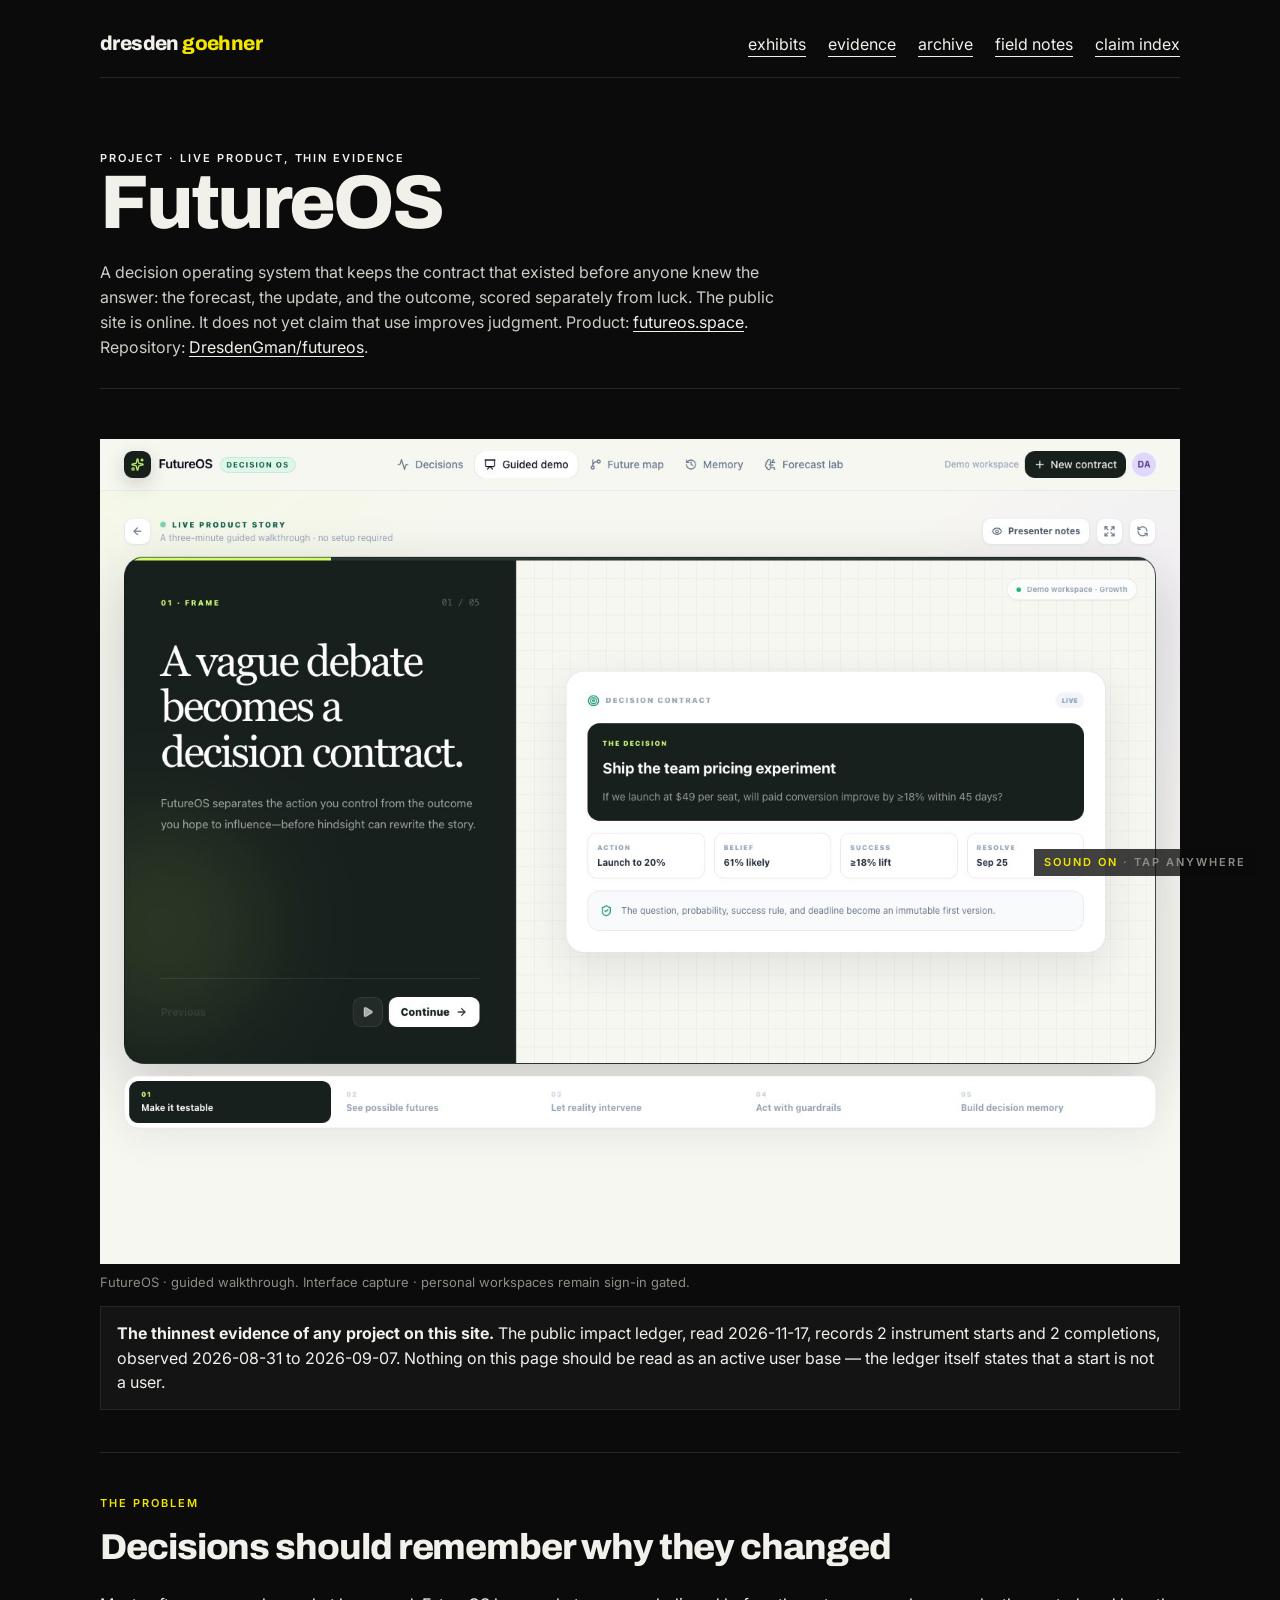
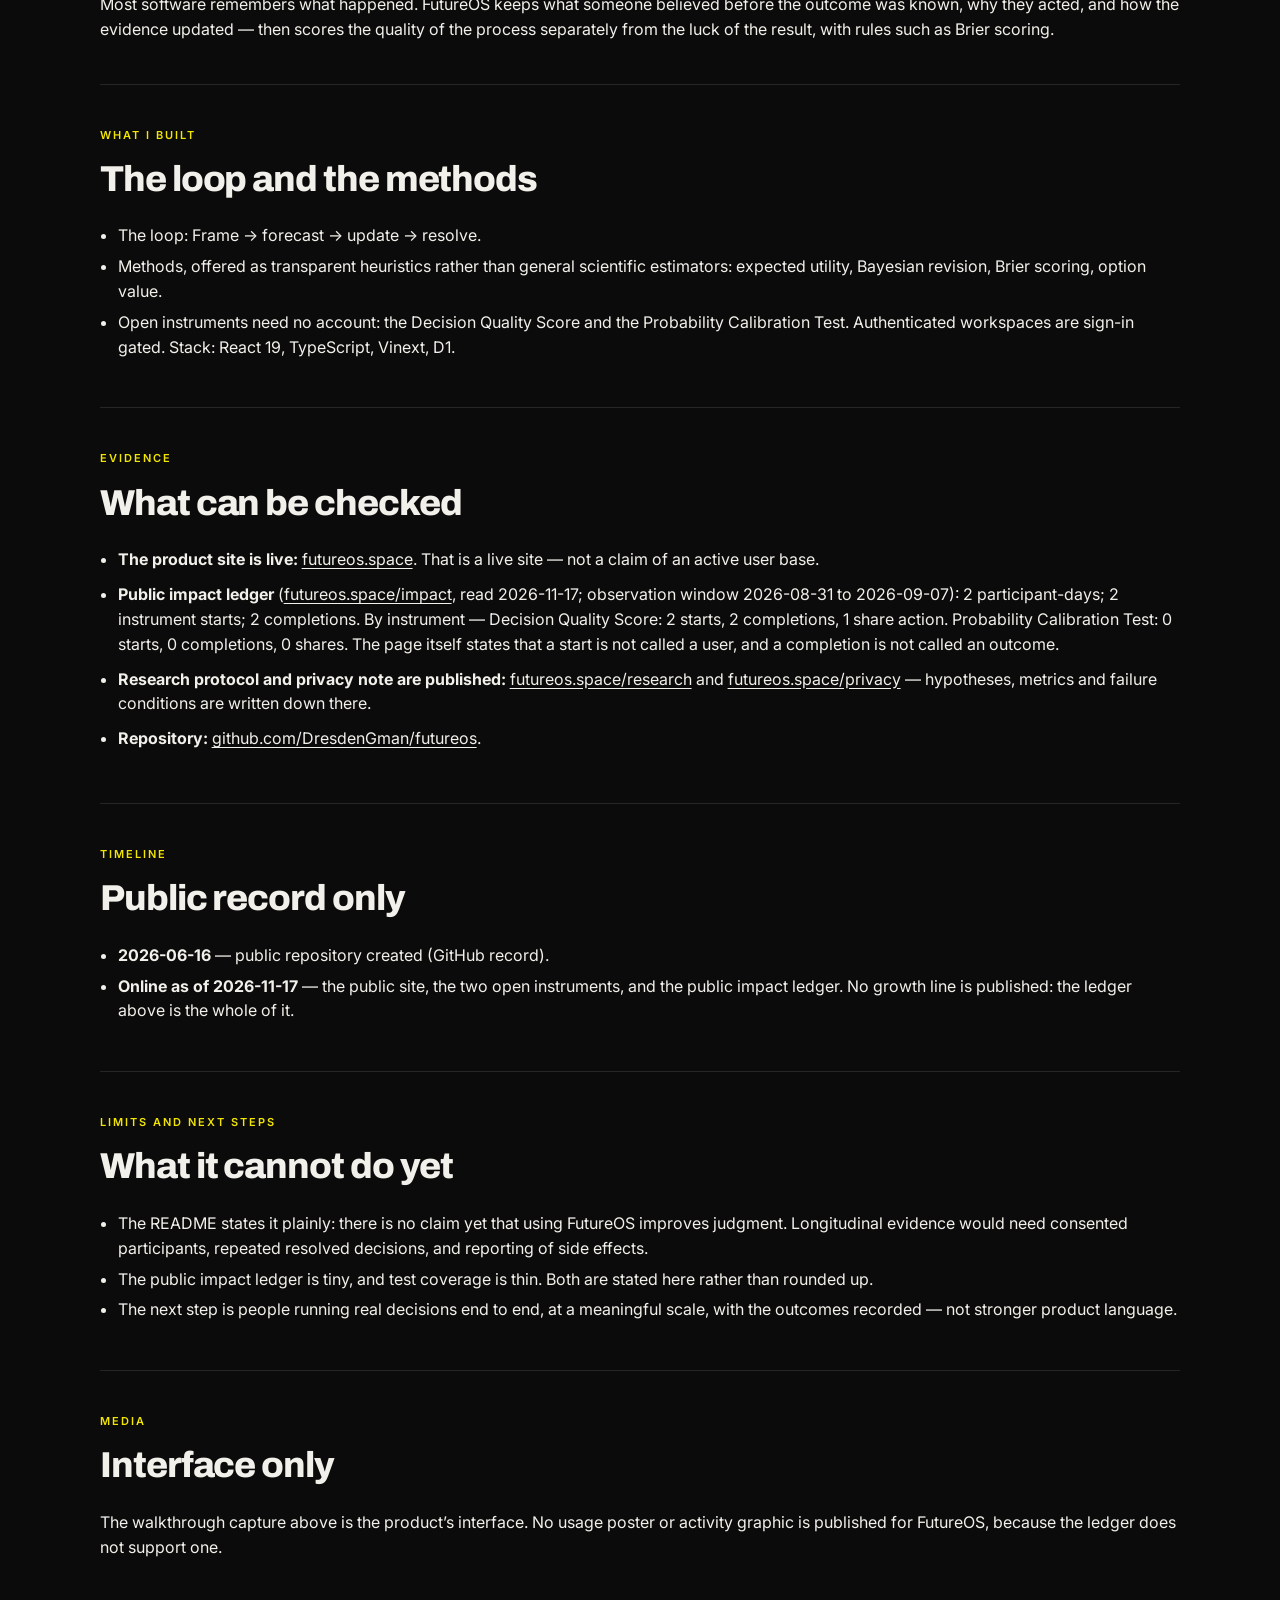
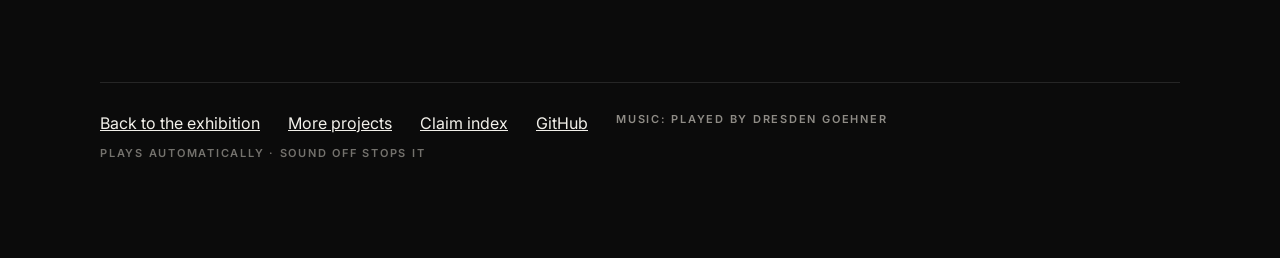
<file: projects/futureos.html>
<!doctype html>
<html lang="en">
<head>
<meta charset="utf-8">
<meta name="viewport" content="width=device-width, initial-scale=1">
<title>FutureOS — Dresden Goehner</title>
<meta name="description" content="The full record for FutureOS: a decision operating system that keeps the forecast, the update and the outcome, scored separately from luck. The public impact ledger is published here as it stands: 2 instrument starts, 2 completions.">
<link rel="canonical" href="https://dresdengoehner.com/projects/futureos">
<meta property="og:type" content="website">
<meta property="og:site_name" content="Dresden Goehner">
<meta property="og:title" content="FutureOS — Dresden Goehner">
<meta property="og:description" content="The public site is online. The impact ledger is small and is published as it stands: 2 starts, 2 completions. It does not yet claim that use improves judgment.">
<meta property="og:url" content="https://dresdengoehner.com/projects/futureos">
<meta property="og:image" content="https://dresdengoehner.com/og.png">
<meta property="og:image:width" content="1200">
<meta property="og:image:height" content="630">
<meta property="og:image:alt" content="Dresden Goehner. Building decision systems that make uncertainty visible.">
<meta name="twitter:card" content="summary_large_image">
<meta name="twitter:title" content="FutureOS — Dresden Goehner">
<meta name="twitter:description" content="The public site is online. The impact ledger is small and is published as it stands: 2 starts, 2 completions.">
<meta name="twitter:image" content="https://dresdengoehner.com/og.png">
<meta name="twitter:image:alt" content="Dresden Goehner. Building decision systems that make uncertainty visible.">
<link rel="icon" href="../favicon.svg" type="image/svg+xml">
<link rel="preconnect" href="https://fonts.googleapis.com">
<link rel="preconnect" href="https://fonts.gstatic.com" crossorigin>
<link href="https://fonts.googleapis.com/css2?family=Archivo:wght@500;800&family=Inter:wght@400;500;600&display=swap" rel="stylesheet">
<link rel="stylesheet" href="../site.css">
<link rel="stylesheet" href="../assets/css/sound.css">
<style>
figure.hero-fig{margin-top:8px}
figure.hero-fig img{display:block;width:100%;height:auto}
ul.evid li{margin:10px 0}
</style>
</head>
<body>
<div class="wrap">
<nav class="top" aria-label="Primary">
<a class="mark" href="../index.html#top">dresden <span>goehner</span></a>
<a class="ul" href="../index.html#work">exhibits</a>
<a class="ul" href="../index.html#evidence">evidence</a>
<a class="ul" href="../index.html#archive">archive</a>
<a class="ul" href="../notes.html">field notes</a>
<a class="ul" href="../proof.html">claim index</a>
</nav>
<header class="page">
<p class="cap">Project · Live product, thin evidence</p>
<h1>FutureOS</h1>
<p class="lede">A decision operating system that keeps the contract that existed before anyone knew the answer: the forecast, the update, and the outcome, scored separately from luck. The public site is online. It does not yet claim that use improves judgment. Product: <a class="src" href="https://futureos.space">futureos.space</a>. Repository: <a class="src" href="https://github.com/DresdenGman/futureos">DresdenGman/futureos</a>.</p>
</header>
<main>
<section aria-label="Main visual">
<figure class="hero-fig">
<img src="../assets/futureos-demo.jpg" width="1440" height="1100" alt="FutureOS guided walkthrough, interface capture">
<figcaption>FutureOS · guided walkthrough. Interface capture · personal workspaces remain sign-in gated.</figcaption>
</figure>
<div class="miss"><b>The thinnest evidence of any project on this site.</b> The public impact ledger, read 2026-11-17, records 2 instrument starts and 2 completions, observed 2026-08-31 to 2026-09-07. Nothing on this page should be read as an active user base — the ledger itself states that a start is not a user.</div>
</section>
<section>
<p class="cap kicker">The problem</p>
<h2>Decisions should remember why they changed</h2>
<p>Most software remembers what happened. FutureOS keeps what someone believed before the outcome was known, why they acted, and how the evidence updated — then scores the quality of the process separately from the luck of the result, with rules such as Brier scoring.</p>
</section>
<section>
<p class="cap kicker">What I built</p>
<h2>The loop and the methods</h2>
<ul>
<li>The loop: Frame &#8594; forecast &#8594; update &#8594; resolve.</li>
<li>Methods, offered as transparent heuristics rather than general scientific estimators: expected utility, Bayesian revision, Brier scoring, option value.</li>
<li>Open instruments need no account: the Decision Quality Score and the Probability Calibration Test. Authenticated workspaces are sign-in gated. Stack: React 19, TypeScript, Vinext, D1.</li>
</ul>
</section>
<section>
<p class="cap kicker">Evidence</p>
<h2>What can be checked</h2>
<ul class="evid">
<li><b>The product site is live:</b> <a class="src" href="https://futureos.space">futureos.space</a>. That is a live site — not a claim of an active user base.</li>
<li><b>Public impact ledger</b> (<a class="src" href="https://futureos.space/impact">futureos.space/impact</a>, read 2026-11-17; observation window 2026-08-31 to 2026-09-07): 2 participant-days; 2 instrument starts; 2 completions. By instrument — Decision Quality Score: 2 starts, 2 completions, 1 share action. Probability Calibration Test: 0 starts, 0 completions, 0 shares. The page itself states that a start is not called a user, and a completion is not called an outcome.</li>
<li><b>Research protocol and privacy note are published:</b> <a class="src" href="https://futureos.space/research">futureos.space/research</a> and <a class="src" href="https://futureos.space/privacy">futureos.space/privacy</a> — hypotheses, metrics and failure conditions are written down there.</li>
<li><b>Repository:</b> <a class="src" href="https://github.com/DresdenGman/futureos">github.com/DresdenGman/futureos</a>.</li>
</ul>
</section>
<section>
<p class="cap kicker">Timeline</p>
<h2>Public record only</h2>
<ul>
<li><b>2026-06-16</b> — public repository created (GitHub record).</li>
<li><b>Online as of 2026-11-17</b> — the public site, the two open instruments, and the public impact ledger. No growth line is published: the ledger above is the whole of it.</li>
</ul>
</section>
<section>
<p class="cap kicker">Limits and next steps</p>
<h2>What it cannot do yet</h2>
<ul>
<li>The README states it plainly: there is no claim yet that using FutureOS improves judgment. Longitudinal evidence would need consented participants, repeated resolved decisions, and reporting of side effects.</li>
<li>The public impact ledger is tiny, and test coverage is thin. Both are stated here rather than rounded up.</li>
<li>The next step is people running real decisions end to end, at a meaningful scale, with the outcomes recorded — not stronger product language.</li>
</ul>
</section>
<section>
<p class="cap kicker">Media</p>
<h2>Interface only</h2>
<p>The walkthrough capture above is the product&#8217;s interface. No usage poster or activity graphic is published for FutureOS, because the ledger does not support one.</p>
</section>
</main>
<footer>
<a href="../index.html#top">Back to the exhibition</a>
<a href="index.html">More projects</a>
<a href="../proof.html">Claim index</a>
<a href="https://github.com/DresdenGman">GitHub</a>
<span class="sound-credit">Music: played by Dresden Goehner</span>
</footer>
</div>
<script src="../assets/js/sound.js" defer></script>
</body>
</html>
</file>
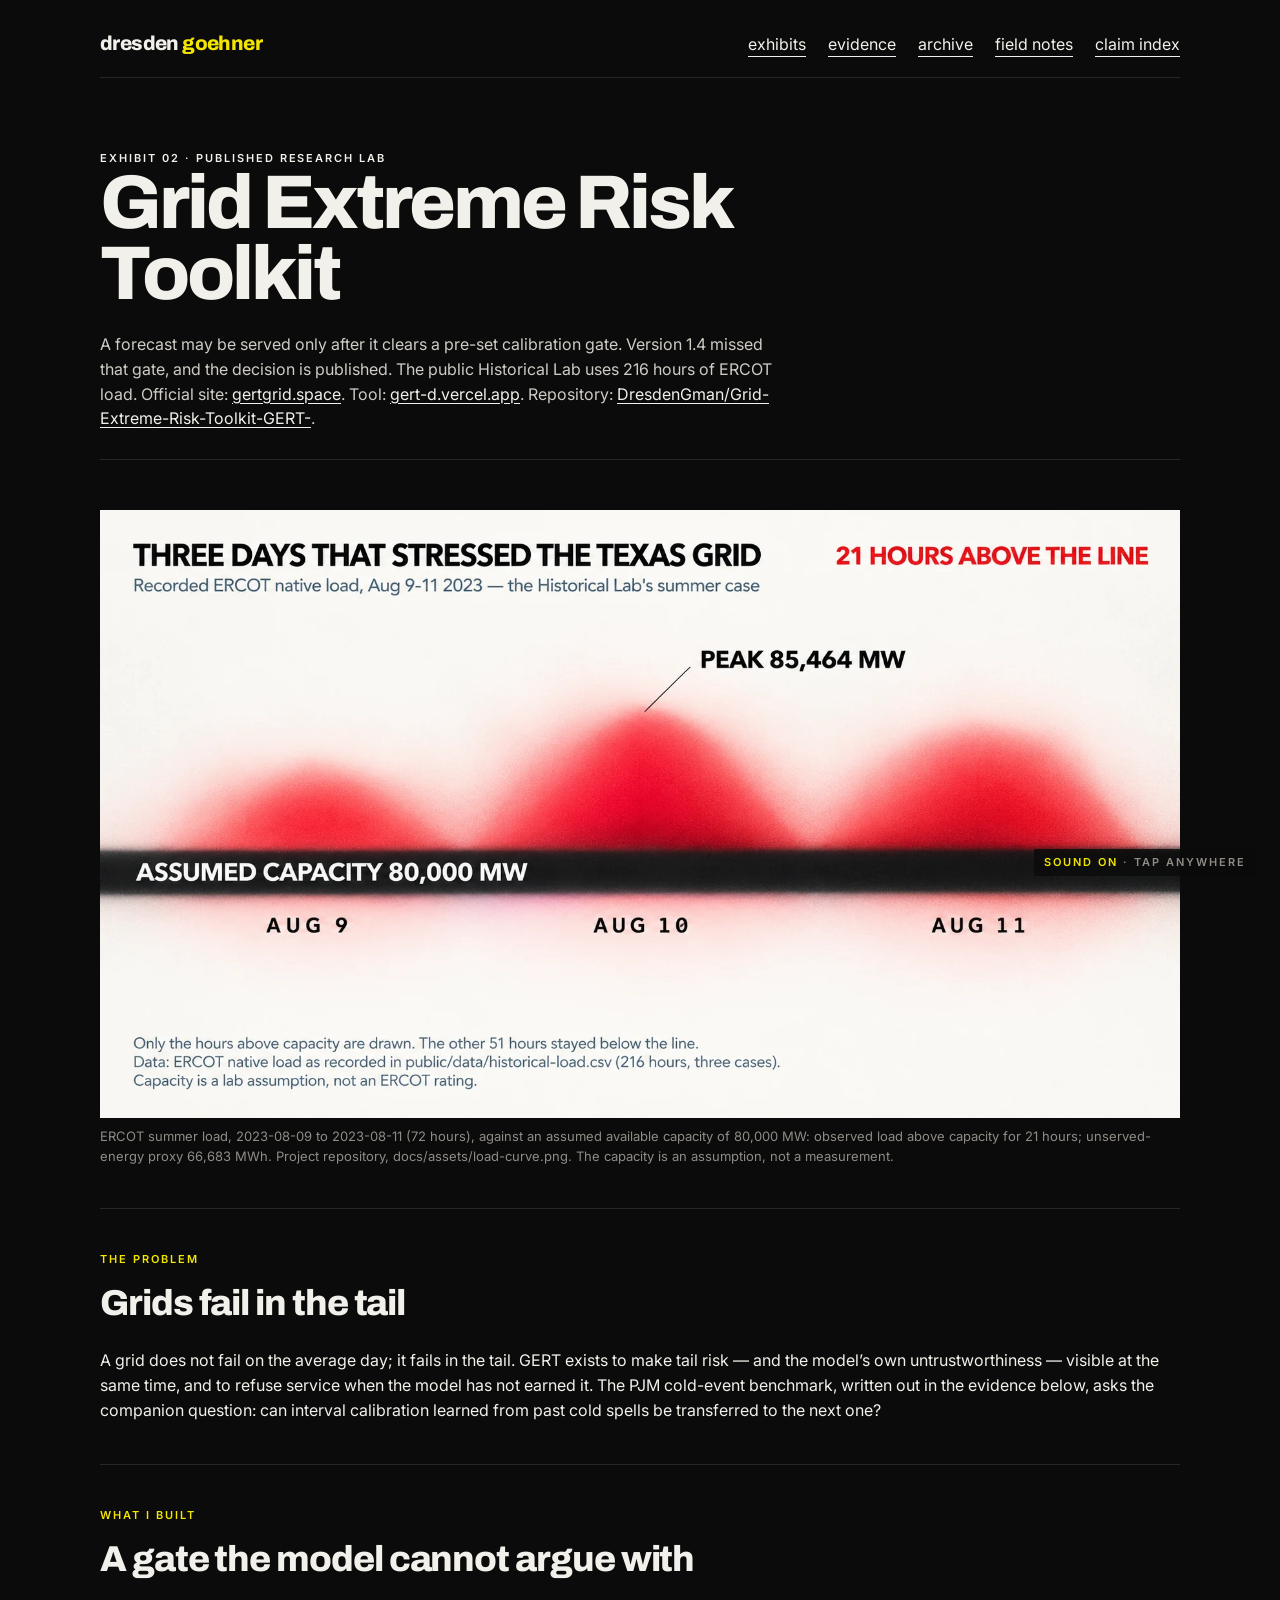
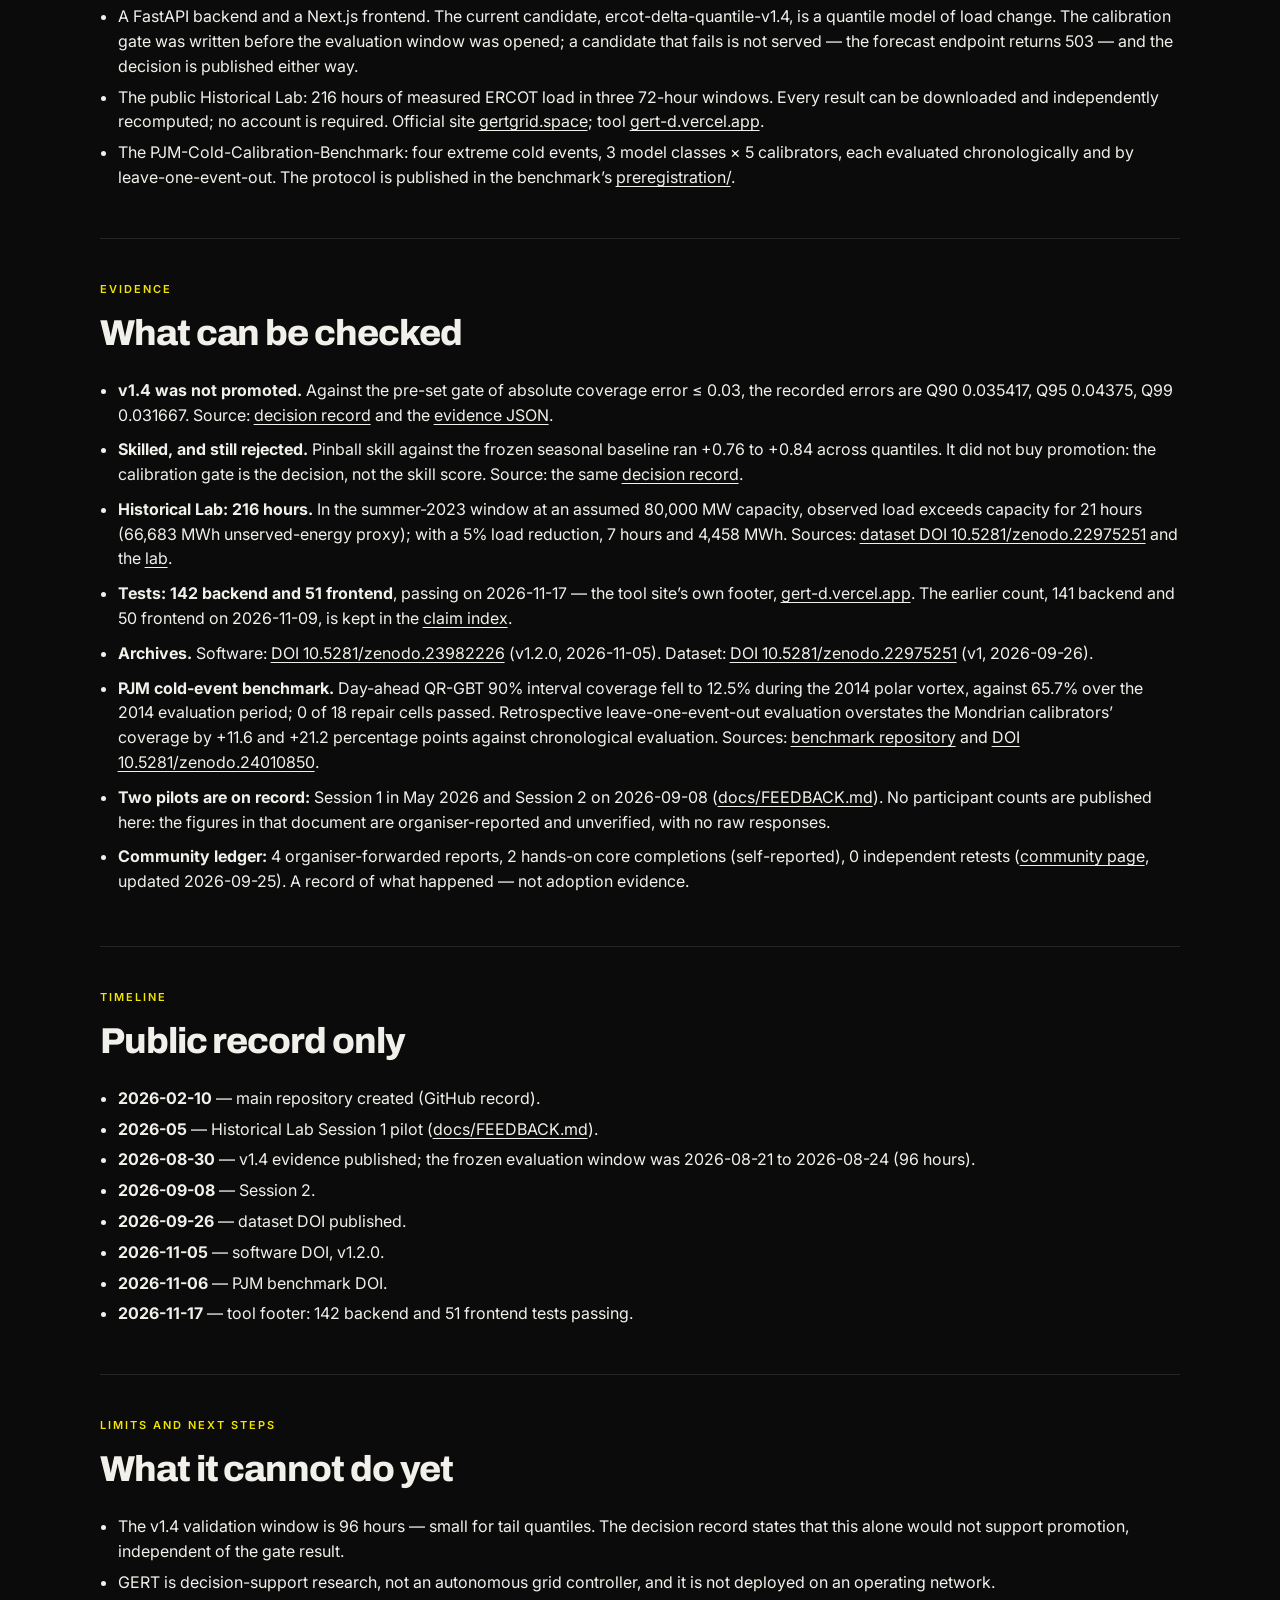
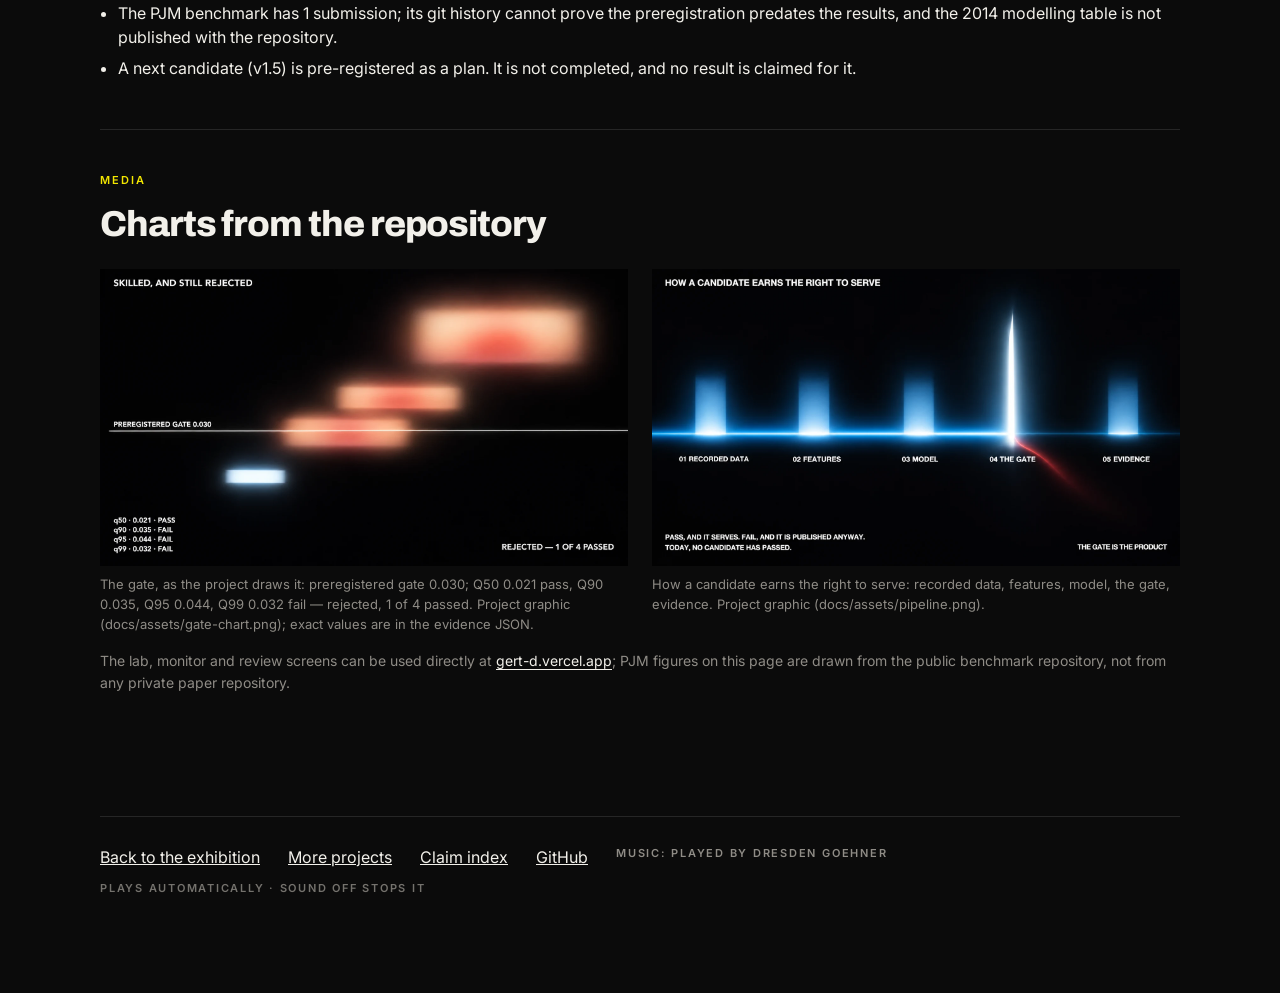
<file: projects/gert.html>
<!doctype html>
<html lang="en">
<head>
<meta charset="utf-8">
<meta name="viewport" content="width=device-width, initial-scale=1">
<title>GERT — Grid Extreme Risk Toolkit — Dresden Goehner</title>
<meta name="description" content="The full record for GERT: a forecast may be served only after it clears a pre-set calibration gate. Version 1.4 missed the gate and the decision is published. The Historical Lab, the tests, the PJM cold-event benchmark and the community ledger, each with its source.">
<link rel="canonical" href="https://dresdengoehner.com/projects/gert">
<meta property="og:type" content="website">
<meta property="og:site_name" content="Dresden Goehner">
<meta property="og:title" content="GERT — Grid Extreme Risk Toolkit — Dresden Goehner">
<meta property="og:description" content="Version 1.4 missed its pre-set calibration gate and was not promoted. The lab, the tests, the PJM benchmark and the limits, each with its source.">
<meta property="og:url" content="https://dresdengoehner.com/projects/gert">
<meta property="og:image" content="https://dresdengoehner.com/og.png">
<meta property="og:image:width" content="1200">
<meta property="og:image:height" content="630">
<meta property="og:image:alt" content="Dresden Goehner. Building decision systems that make uncertainty visible.">
<meta name="twitter:card" content="summary_large_image">
<meta name="twitter:title" content="GERT — Grid Extreme Risk Toolkit — Dresden Goehner">
<meta name="twitter:description" content="Version 1.4 missed its pre-set calibration gate and was not promoted. The lab, the tests, the PJM benchmark and the limits, each with its source.">
<meta name="twitter:image" content="https://dresdengoehner.com/og.png">
<meta name="twitter:image:alt" content="Dresden Goehner. Building decision systems that make uncertainty visible.">
<link rel="icon" href="../favicon.svg" type="image/svg+xml">
<link rel="preconnect" href="https://fonts.googleapis.com">
<link rel="preconnect" href="https://fonts.gstatic.com" crossorigin>
<link href="https://fonts.googleapis.com/css2?family=Archivo:wght@500;800&family=Inter:wght@400;500;600&display=swap" rel="stylesheet">
<link rel="stylesheet" href="../site.css">
<link rel="stylesheet" href="../assets/css/sound.css">
<style>
figure.hero-fig{margin-top:8px}
figure.hero-fig img{display:block;width:100%;height:auto}
.media{display:grid;grid-template-columns:repeat(2,minmax(0,1fr));gap:24px}
.media figure img,.media figure video{display:block;width:100%;height:auto}
ul.evid li{margin:10px 0}
@media(max-width:820px){.media{grid-template-columns:1fr}}
</style>
</head>
<body>
<div class="wrap">
<nav class="top" aria-label="Primary">
<a class="mark" href="../index.html#top">dresden <span>goehner</span></a>
<a class="ul" href="../index.html#work">exhibits</a>
<a class="ul" href="../index.html#evidence">evidence</a>
<a class="ul" href="../index.html#archive">archive</a>
<a class="ul" href="../notes.html">field notes</a>
<a class="ul" href="../proof.html">claim index</a>
</nav>
<header class="page">
<p class="cap">Exhibit 02 · Published research lab</p>
<h1>Grid Extreme Risk Toolkit</h1>
<p class="lede">A forecast may be served only after it clears a pre-set calibration gate. Version 1.4 missed that gate, and the decision is published. The public Historical Lab uses 216 hours of ERCOT load. Official site: <a class="src" href="https://gertgrid.space">gertgrid.space</a>. Tool: <a class="src" href="https://gert-d.vercel.app">gert-d.vercel.app</a>. Repository: <a class="src" href="https://github.com/DresdenGman/Grid-Extreme-Risk-Toolkit-GERT-">DresdenGman/Grid-Extreme-Risk-Toolkit-GERT-</a>.</p>
</header>
<main>
<section aria-label="Main visual">
<figure class="hero-fig">
<img src="../assets/gert-load-curve.webp" width="1672" height="941" alt="ERCOT summer load curve, 2023-08-09 to 2023-08-11, against an assumed capacity of 80,000 MW">
<figcaption>ERCOT summer load, 2023-08-09 to 2023-08-11 (72 hours), against an assumed available capacity of 80,000 MW: observed load above capacity for 21 hours; unserved-energy proxy 66,683 MWh. Project repository, docs/assets/load-curve.png. The capacity is an assumption, not a measurement.</figcaption>
</figure>
</section>
<section>
<p class="cap kicker">The problem</p>
<h2>Grids fail in the tail</h2>
<p>A grid does not fail on the average day; it fails in the tail. GERT exists to make tail risk — and the model&#8217;s own untrustworthiness — visible at the same time, and to refuse service when the model has not earned it. The PJM cold-event benchmark, written out in the evidence below, asks the companion question: can interval calibration learned from past cold spells be transferred to the next one?</p>
</section>
<section>
<p class="cap kicker">What I built</p>
<h2>A gate the model cannot argue with</h2>
<ul>
<li>A FastAPI backend and a Next.js frontend. The current candidate, ercot-delta-quantile-v1.4, is a quantile model of load change. The calibration gate was written before the evaluation window was opened; a candidate that fails is not served — the forecast endpoint returns 503 — and the decision is published either way.</li>
<li>The public Historical Lab: 216 hours of measured ERCOT load in three 72-hour windows. Every result can be downloaded and independently recomputed; no account is required. Official site <a class="src" href="https://gertgrid.space">gertgrid.space</a>; tool <a class="src" href="https://gert-d.vercel.app">gert-d.vercel.app</a>.</li>
<li>The PJM-Cold-Calibration-Benchmark: four extreme cold events, 3 model classes &#215; 5 calibrators, each evaluated chronologically and by leave-one-event-out. The protocol is published in the benchmark&#8217;s <a class="src" href="https://github.com/DresdenGman/PJM-Cold-Calibration-Benchmark/tree/main/preregistration">preregistration/</a>.</li>
</ul>
</section>
<section>
<p class="cap kicker">Evidence</p>
<h2>What can be checked</h2>
<ul class="evid">
<li><b>v1.4 was not promoted.</b> Against the pre-set gate of absolute coverage error &#8804; 0.03, the recorded errors are Q90 0.035417, Q95 0.04375, Q99 0.031667. Source: <a class="src" href="https://github.com/DresdenGman/Grid-Extreme-Risk-Toolkit-GERT-/blob/main/docs/DECISION_RECORD_ERCOT_v1_4.md">decision record</a> and the <a class="src" href="https://github.com/DresdenGman/Grid-Extreme-Risk-Toolkit-GERT-/blob/main/evidence/ercot_v1_4_validation.json">evidence JSON</a>.</li>
<li><b>Skilled, and still rejected.</b> Pinball skill against the frozen seasonal baseline ran +0.76 to +0.84 across quantiles. It did not buy promotion: the calibration gate is the decision, not the skill score. Source: the same <a class="src" href="https://github.com/DresdenGman/Grid-Extreme-Risk-Toolkit-GERT-/blob/main/docs/DECISION_RECORD_ERCOT_v1_4.md">decision record</a>.</li>
<li><b>Historical Lab: 216 hours.</b> In the summer-2023 window at an assumed 80,000 MW capacity, observed load exceeds capacity for 21 hours (66,683 MWh unserved-energy proxy); with a 5% load reduction, 7 hours and 4,458 MWh. Sources: <a class="src" href="https://doi.org/10.5281/zenodo.22975251">dataset DOI 10.5281/zenodo.22975251</a> and the <a class="src" href="https://gert-d.vercel.app">lab</a>.</li>
<li><b>Tests: 142 backend and 51 frontend</b>, passing on 2026-11-17 — the tool site&#8217;s own footer, <a class="src" href="https://gert-d.vercel.app">gert-d.vercel.app</a>. The earlier count, 141 backend and 50 frontend on 2026-11-09, is kept in the <a class="src" href="../proof.html#gert">claim index</a>.</li>
<li><b>Archives.</b> Software: <a class="src" href="https://doi.org/10.5281/zenodo.23982226">DOI 10.5281/zenodo.23982226</a> (v1.2.0, 2026-11-05). Dataset: <a class="src" href="https://doi.org/10.5281/zenodo.22975251">DOI 10.5281/zenodo.22975251</a> (v1, 2026-09-26).</li>
<li id="pjm"><b>PJM cold-event benchmark.</b> Day-ahead QR-GBT 90% interval coverage fell to 12.5% during the 2014 polar vortex, against 65.7% over the 2014 evaluation period; 0 of 18 repair cells passed. Retrospective leave-one-event-out evaluation overstates the Mondrian calibrators&#8217; coverage by +11.6 and +21.2 percentage points against chronological evaluation. Sources: <a class="src" href="https://github.com/DresdenGman/PJM-Cold-Calibration-Benchmark">benchmark repository</a> and <a class="src" href="https://doi.org/10.5281/zenodo.24010850">DOI 10.5281/zenodo.24010850</a>.</li>
<li><b>Two pilots are on record:</b> Session 1 in May 2026 and Session 2 on 2026-09-08 (<a class="src" href="https://github.com/DresdenGman/Grid-Extreme-Risk-Toolkit-GERT-/blob/main/docs/FEEDBACK.md">docs/FEEDBACK.md</a>). No participant counts are published here: the figures in that document are organiser-reported and unverified, with no raw responses.</li>
<li><b>Community ledger:</b> 4 organiser-forwarded reports, 2 hands-on core completions (self-reported), 0 independent retests (<a class="src" href="https://gert-d.vercel.app/community">community page</a>, updated 2026-09-25). A record of what happened — not adoption evidence.</li>
</ul>
</section>
<section>
<p class="cap kicker">Timeline</p>
<h2>Public record only</h2>
<ul>
<li><b>2026-02-10</b> — main repository created (GitHub record).</li>
<li><b>2026-05</b> — Historical Lab Session 1 pilot (<a class="src" href="https://github.com/DresdenGman/Grid-Extreme-Risk-Toolkit-GERT-/blob/main/docs/FEEDBACK.md">docs/FEEDBACK.md</a>).</li>
<li><b>2026-08-30</b> — v1.4 evidence published; the frozen evaluation window was 2026-08-21 to 2026-08-24 (96 hours).</li>
<li><b>2026-09-08</b> — Session 2.</li>
<li><b>2026-09-26</b> — dataset DOI published.</li>
<li><b>2026-11-05</b> — software DOI, v1.2.0.</li>
<li><b>2026-11-06</b> — PJM benchmark DOI.</li>
<li><b>2026-11-17</b> — tool footer: 142 backend and 51 frontend tests passing.</li>
</ul>
</section>
<section>
<p class="cap kicker">Limits and next steps</p>
<h2>What it cannot do yet</h2>
<ul>
<li>The v1.4 validation window is 96 hours — small for tail quantiles. The decision record states that this alone would not support promotion, independent of the gate result.</li>
<li>GERT is decision-support research, not an autonomous grid controller, and it is not deployed on an operating network.</li>
<li>The PJM benchmark has 1 submission; its git history cannot prove the preregistration predates the results, and the 2014 modelling table is not published with the repository.</li>
<li>A next candidate (v1.5) is pre-registered as a plan. It is not completed, and no result is claimed for it.</li>
</ul>
</section>
<section>
<p class="cap kicker">Media</p>
<h2>Charts from the repository</h2>
<div class="media">
<figure>
<img src="../assets/gert-gate-chart.webp" width="1671" height="941" loading="lazy" alt="Stylised gate chart: preregistered gate 0.030, with Q50 passing and Q90, Q95, Q99 failing">
<figcaption>The gate, as the project draws it: preregistered gate 0.030; Q50 0.021 pass, Q90 0.035, Q95 0.044, Q99 0.032 fail — rejected, 1 of 4 passed. Project graphic (docs/assets/gate-chart.png); exact values are in the evidence JSON.</figcaption>
</figure>
<figure>
<img src="../assets/gert-pipeline.webp" width="1672" height="941" loading="lazy" alt="Pipeline graphic: recorded data, features, model, the gate, evidence">
<figcaption>How a candidate earns the right to serve: recorded data, features, model, the gate, evidence. Project graphic (docs/assets/pipeline.png).</figcaption>
</figure>
</div>
<p class="note" style="margin-top:16px">The lab, monitor and review screens can be used directly at <a class="src" href="https://gert-d.vercel.app">gert-d.vercel.app</a>; PJM figures on this page are drawn from the public benchmark repository, not from any private paper repository.</p>
</section>
</main>
<footer>
<a href="../index.html#top">Back to the exhibition</a>
<a href="index.html">More projects</a>
<a href="../proof.html">Claim index</a>
<a href="https://github.com/DresdenGman">GitHub</a>
<span class="sound-credit">Music: played by Dresden Goehner</span>
</footer>
</div>
<script src="../assets/js/sound.js" defer></script>
</body>
</html>
</file>
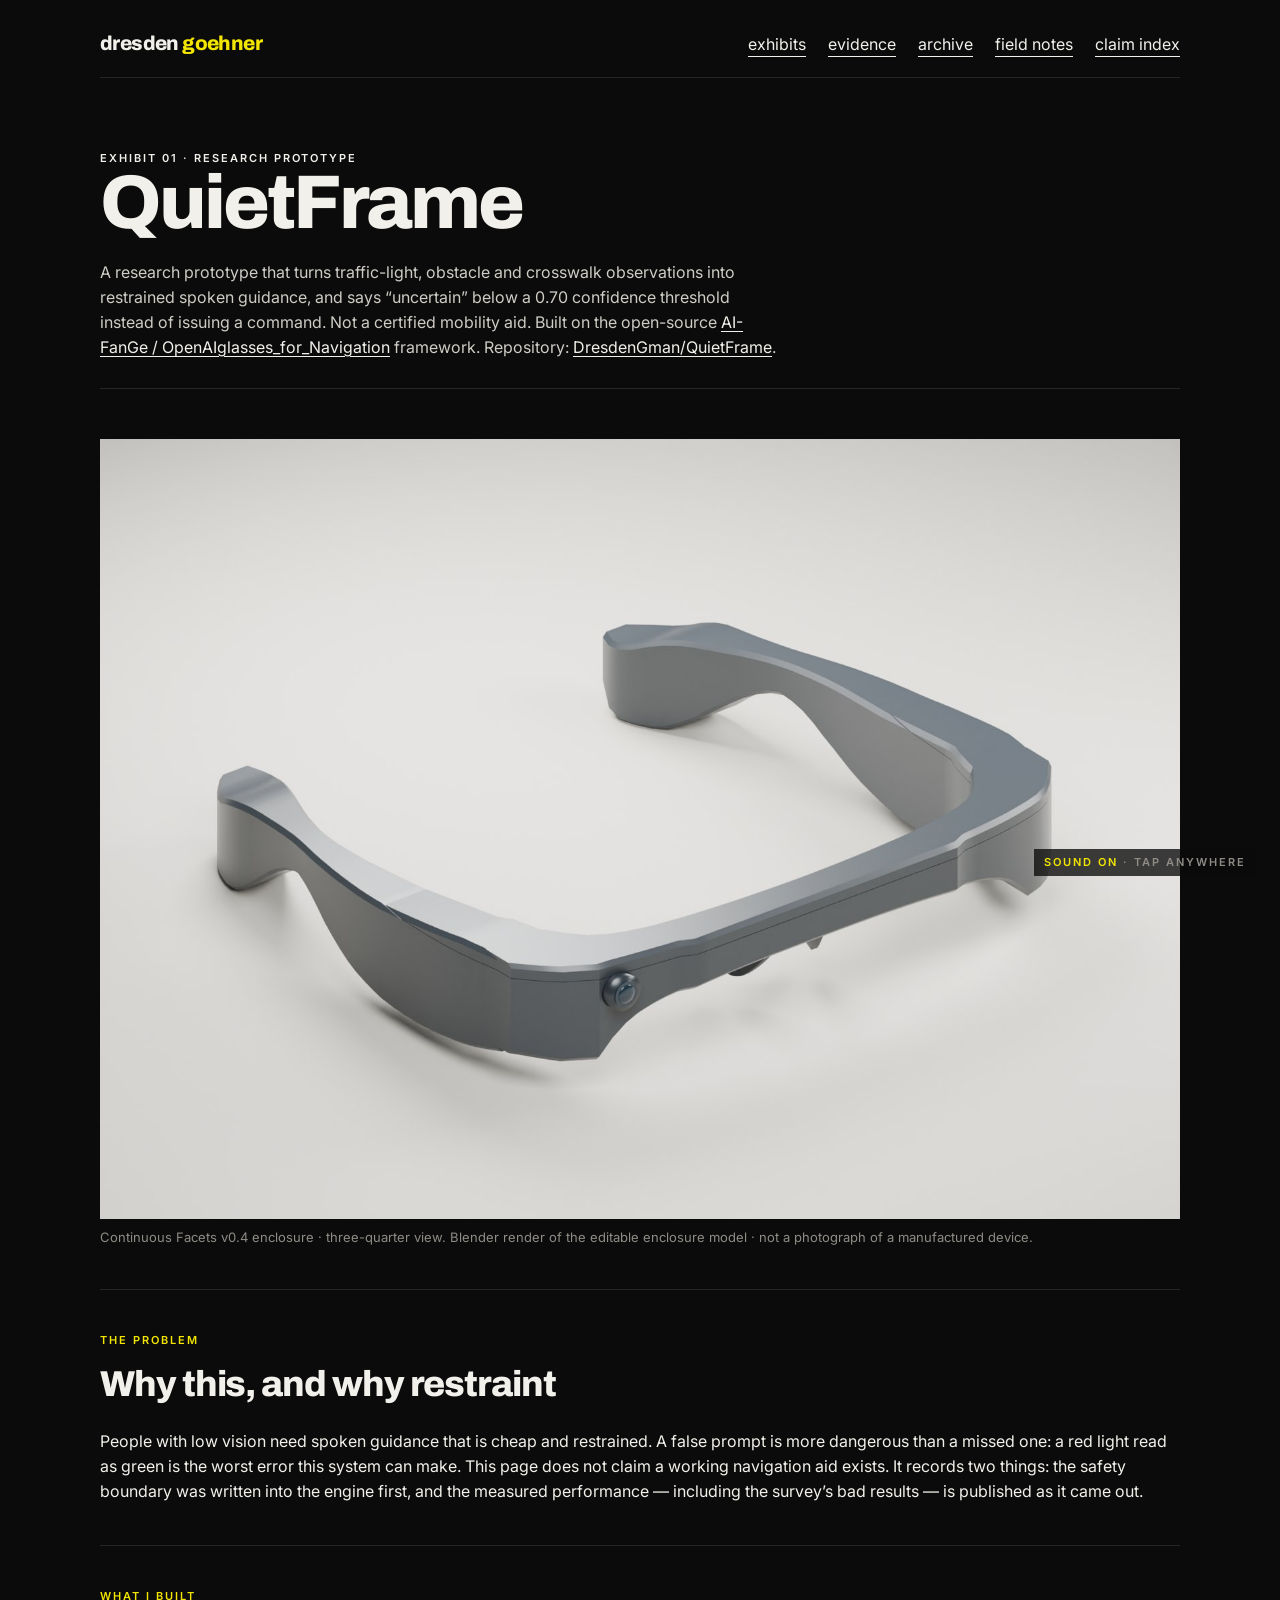
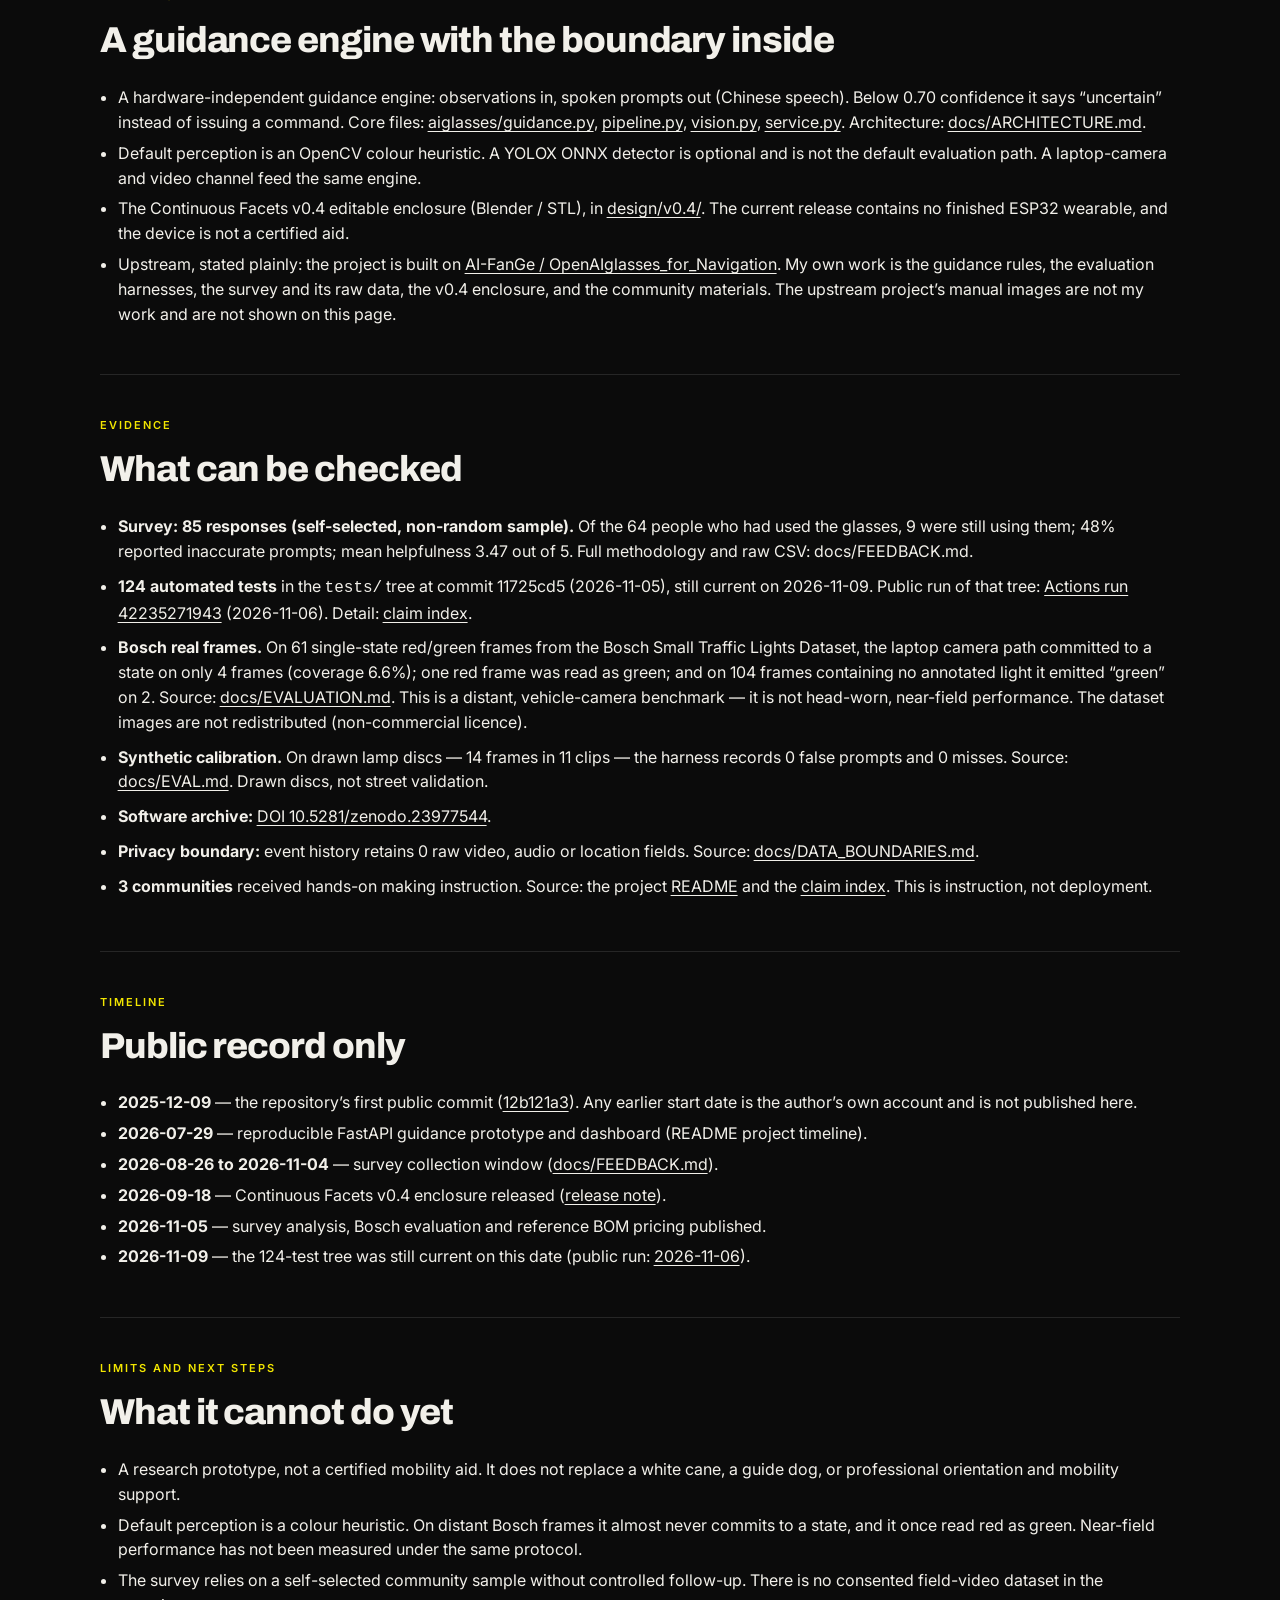
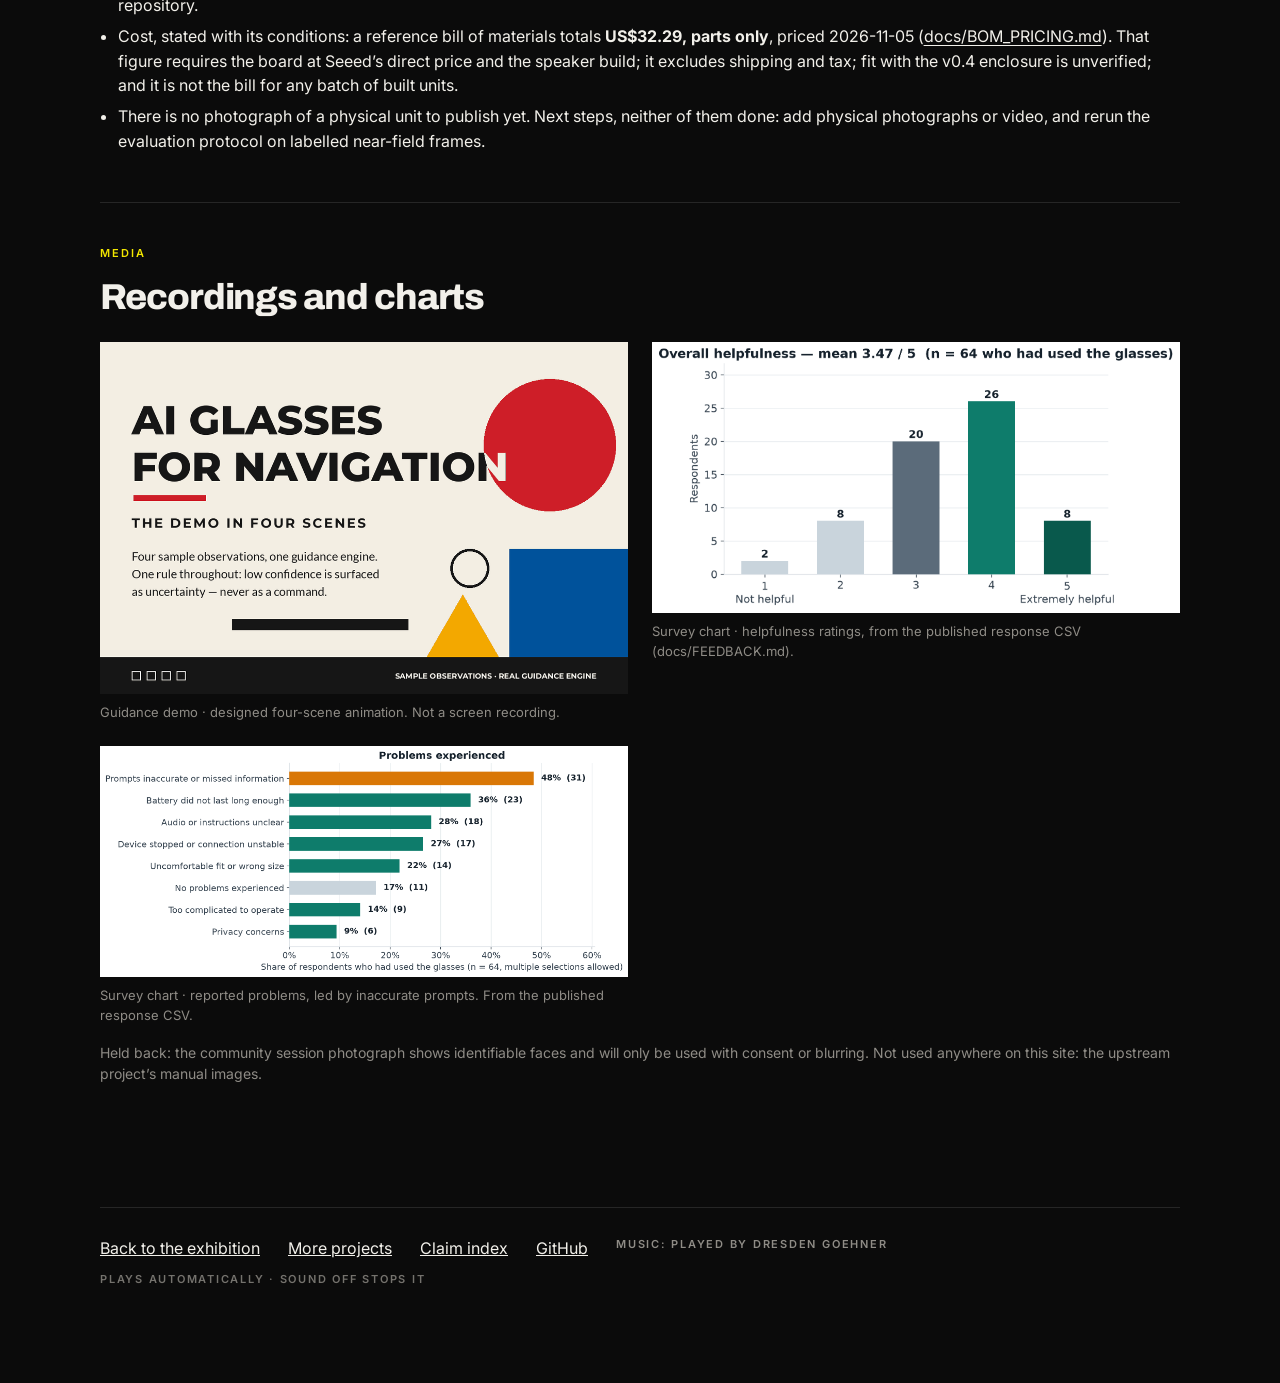
<file: projects/glasses.html>
<!doctype html>
<html lang="en">
<head>
<meta charset="utf-8">
<meta name="viewport" content="width=device-width, initial-scale=1">
<title>QuietFrame — Dresden Goehner</title>
<meta name="description" content="The full record for the QuietFrame: a research prototype that turns traffic-light, obstacle and crosswalk observations into restrained spoken guidance, and says uncertain below a 0.70 confidence threshold. Survey, Bosch evaluation, tests and limits, each with its source.">
<link rel="canonical" href="https://dresdengoehner.com/projects/glasses">
<meta property="og:type" content="website">
<meta property="og:site_name" content="Dresden Goehner">
<meta property="og:title" content="QuietFrame — Dresden Goehner">
<meta property="og:description" content="Research prototype, not a certified mobility aid. The survey, the Bosch evaluation, the tests and the limits, each with its source.">
<meta property="og:url" content="https://dresdengoehner.com/projects/glasses">
<meta property="og:image" content="https://dresdengoehner.com/og.png">
<meta property="og:image:width" content="1200">
<meta property="og:image:height" content="630">
<meta property="og:image:alt" content="Dresden Goehner. Building decision systems that make uncertainty visible.">
<meta name="twitter:card" content="summary_large_image">
<meta name="twitter:title" content="QuietFrame — Dresden Goehner">
<meta name="twitter:description" content="Research prototype, not a certified mobility aid. The survey, the Bosch evaluation, the tests and the limits, each with its source.">
<meta name="twitter:image" content="https://dresdengoehner.com/og.png">
<meta name="twitter:image:alt" content="Dresden Goehner. Building decision systems that make uncertainty visible.">
<link rel="icon" href="../favicon.svg" type="image/svg+xml">
<link rel="preconnect" href="https://fonts.googleapis.com">
<link rel="preconnect" href="https://fonts.gstatic.com" crossorigin>
<link href="https://fonts.googleapis.com/css2?family=Archivo:wght@500;800&family=Inter:wght@400;500;600&display=swap" rel="stylesheet">
<link rel="stylesheet" href="../site.css">
<link rel="stylesheet" href="../assets/css/sound.css">
<style>
figure.hero-fig{margin-top:8px}
figure.hero-fig img{display:block;width:100%;height:auto}
.media{display:grid;grid-template-columns:repeat(2,minmax(0,1fr));gap:24px}
.media figure img,.media figure video{display:block;width:100%;height:auto}
ul.evid li{margin:10px 0}
@media(max-width:820px){.media{grid-template-columns:1fr}}
</style>
</head>
<body>
<div class="wrap">
<nav class="top" aria-label="Primary">
<a class="mark" href="../index.html#top">dresden <span>goehner</span></a>
<a class="ul" href="../index.html#work">exhibits</a>
<a class="ul" href="../index.html#evidence">evidence</a>
<a class="ul" href="../index.html#archive">archive</a>
<a class="ul" href="../notes.html">field notes</a>
<a class="ul" href="../proof.html">claim index</a>
</nav>
<header class="page">
<p class="cap">Exhibit 01 · Research prototype</p>
<h1>QuietFrame</h1>
<p class="lede">A research prototype that turns traffic-light, obstacle and crosswalk observations into restrained spoken guidance, and says &#8220;uncertain&#8221; below a 0.70 confidence threshold instead of issuing a command. Not a certified mobility aid. Built on the open-source <a class="src" href="https://github.com/AI-FanGe/OpenAIglasses_for_Navigation">AI-FanGe / OpenAIglasses_for_Navigation</a> framework. Repository: <a class="src" href="https://github.com/DresdenGman/QuietFrame">DresdenGman/QuietFrame</a>.</p>
</header>
<main>
<section aria-label="Main visual">
<figure class="hero-fig">
<img src="../assets/glasses-render-v04.jpg" width="1600" height="1156" alt="QuietFrame, Continuous Facets v0.4 enclosure, three-quarter studio render">
<figcaption>Continuous Facets v0.4 enclosure · three-quarter view. Blender render of the editable enclosure model · not a photograph of a manufactured device.</figcaption>
</figure>
</section>
<section>
<p class="cap kicker">The problem</p>
<h2>Why this, and why restraint</h2>
<p>People with low vision need spoken guidance that is cheap and restrained. A false prompt is more dangerous than a missed one: a red light read as green is the worst error this system can make. This page does not claim a working navigation aid exists. It records two things: the safety boundary was written into the engine first, and the measured performance — including the survey&#8217;s bad results — is published as it came out.</p>
</section>
<section>
<p class="cap kicker">What I built</p>
<h2>A guidance engine with the boundary inside</h2>
<ul>
<li>A hardware-independent guidance engine: observations in, spoken prompts out (Chinese speech). Below 0.70 confidence it says &#8220;uncertain&#8221; instead of issuing a command. Core files: <a class="src" href="https://github.com/DresdenGman/QuietFrame/blob/main/aiglasses/guidance.py">aiglasses/guidance.py</a>, <a class="src" href="https://github.com/DresdenGman/QuietFrame/blob/main/aiglasses/pipeline.py">pipeline.py</a>, <a class="src" href="https://github.com/DresdenGman/QuietFrame/blob/main/aiglasses/vision.py">vision.py</a>, <a class="src" href="https://github.com/DresdenGman/QuietFrame/blob/main/aiglasses/service.py">service.py</a>. Architecture: <a class="src" href="https://github.com/DresdenGman/QuietFrame/blob/main/docs/ARCHITECTURE.md">docs/ARCHITECTURE.md</a>.</li>
<li>Default perception is an OpenCV colour heuristic. A YOLOX ONNX detector is optional and is not the default evaluation path. A laptop-camera and video channel feed the same engine.</li>
<li>The Continuous Facets v0.4 editable enclosure (Blender / STL), in <a class="src" href="https://github.com/DresdenGman/QuietFrame/tree/main/design/v0.4">design/v0.4/</a>. The current release contains no finished ESP32 wearable, and the device is not a certified aid.</li>
<li>Upstream, stated plainly: the project is built on <a class="src" href="https://github.com/AI-FanGe/OpenAIglasses_for_Navigation">AI-FanGe / OpenAIglasses_for_Navigation</a>. My own work is the guidance rules, the evaluation harnesses, the survey and its raw data, the v0.4 enclosure, and the community materials. The upstream project&#8217;s manual images are not my work and are not shown on this page.</li>
</ul>
</section>
<section>
<p class="cap kicker">Evidence</p>
<h2>What can be checked</h2>
<ul class="evid">
<li><b>Survey: 85 responses (self-selected, non-random sample).</b> Of the 64 people who had used the glasses, 9 were still using them; 48% reported inaccurate prompts; mean helpfulness 3.47 out of 5. Full methodology and raw CSV: docs/FEEDBACK.md.</li>
<li><b>124 automated tests</b> in the <code>tests/</code> tree at commit 11725cd5 (2026-11-05), still current on 2026-11-09. Public run of that tree: <a class="src" href="https://github.com/DresdenGman/QuietFrame/actions/runs/42235271943">Actions run 42235271943</a> (2026-11-06). Detail: <a class="src" href="../proof.html#glasses">claim index</a>.</li>
<li><b>Bosch real frames.</b> On 61 single-state red/green frames from the Bosch Small Traffic Lights Dataset, the laptop camera path committed to a state on only 4 frames (coverage 6.6%); one red frame was read as green; and on 104 frames containing no annotated light it emitted &#8220;green&#8221; on 2. Source: <a class="src" href="https://github.com/DresdenGman/QuietFrame/blob/main/docs/EVALUATION.md">docs/EVALUATION.md</a>. This is a distant, vehicle-camera benchmark — it is not head-worn, near-field performance. The dataset images are not redistributed (non-commercial licence).</li>
<li><b>Synthetic calibration.</b> On drawn lamp discs — 14 frames in 11 clips — the harness records 0 false prompts and 0 misses. Source: <a class="src" href="https://github.com/DresdenGman/QuietFrame/blob/main/docs/EVAL.md">docs/EVAL.md</a>. Drawn discs, not street validation.</li>
<li><b>Software archive:</b> <a class="src" href="https://doi.org/10.5281/zenodo.23977544">DOI 10.5281/zenodo.23977544</a>.</li>
<li><b>Privacy boundary:</b> event history retains 0 raw video, audio or location fields. Source: <a class="src" href="https://github.com/DresdenGman/QuietFrame/blob/main/docs/DATA_BOUNDARIES.md">docs/DATA_BOUNDARIES.md</a>.</li>
<li><b>3 communities</b> received hands-on making instruction. Source: the project <a class="src" href="https://github.com/DresdenGman/QuietFrame/blob/main/README.md">README</a> and the <a class="src" href="../proof.html#glasses">claim index</a>. This is instruction, not deployment.</li>
</ul>
</section>
<section>
<p class="cap kicker">Timeline</p>
<h2>Public record only</h2>
<ul>
<li><b>2025-12-09</b> — the repository&#8217;s first public commit (<a class="src" href="https://github.com/DresdenGman/QuietFrame/commit/12b121a3">12b121a3</a>). Any earlier start date is the author&#8217;s own account and is not published here.</li>
<li><b>2026-07-29</b> — reproducible FastAPI guidance prototype and dashboard (README project timeline).</li>
<li><b>2026-08-26 to 2026-11-04</b> — survey collection window (<a class="src" href="https://github.com/DresdenGman/QuietFrame/blob/main/docs/FEEDBACK.md">docs/FEEDBACK.md</a>).</li>
<li><b>2026-09-18</b> — Continuous Facets v0.4 enclosure released (<a class="src" href="https://github.com/DresdenGman/QuietFrame/blob/main/docs/RELEASE_v0.4.md">release note</a>).</li>
<li><b>2026-11-05</b> — survey analysis, Bosch evaluation and reference BOM pricing published.</li>
<li><b>2026-11-09</b> — the 124-test tree was still current on this date (public run: <a class="src" href="https://github.com/DresdenGman/QuietFrame/actions/runs/42235271943">2026-11-06</a>).</li>
</ul>
</section>
<section>
<p class="cap kicker">Limits and next steps</p>
<h2>What it cannot do yet</h2>
<ul>
<li>A research prototype, not a certified mobility aid. It does not replace a white cane, a guide dog, or professional orientation and mobility support.</li>
<li>Default perception is a colour heuristic. On distant Bosch frames it almost never commits to a state, and it once read red as green. Near-field performance has not been measured under the same protocol.</li>
<li>The survey relies on a self-selected community sample without controlled follow-up. There is no consented field-video dataset in the repository.</li>
<li>Cost, stated with its conditions: a reference bill of materials totals <b>US$32.29, parts only</b>, priced 2026-11-05 (<a class="src" href="https://github.com/DresdenGman/QuietFrame/blob/main/docs/BOM_PRICING.md">docs/BOM_PRICING.md</a>). That figure requires the board at Seeed&#8217;s direct price and the speaker build; it excludes shipping and tax; fit with the v0.4 enclosure is unverified; and it is not the bill for any batch of built units.</li>
<li>There is no photograph of a physical unit to publish yet. Next steps, neither of them done: add physical photographs or video, and rerun the evaluation protocol on labelled near-field frames.</li>
</ul>
</section>
<section>
<p class="cap kicker">Media</p>
<h2>Recordings and charts</h2>
<div class="media">
<figure>
<img src="../assets/glasses-demo.gif" width="1024" height="683" loading="lazy" alt="Designed four-scene guidance animation">
<figcaption>Guidance demo · designed four-scene animation. Not a screen recording.</figcaption>
</figure>
<figure>
<img src="../assets/glasses-feedback-helpfulness.png" width="1619" height="832" loading="lazy" alt="Chart of survey helpfulness ratings from the published responses">
<figcaption>Survey chart · helpfulness ratings, from the published response CSV (docs/FEEDBACK.md).</figcaption>
</figure>
<figure>
<img src="../assets/glasses-feedback-problems.png" width="2036" height="892" loading="lazy" alt="Chart of problems reported in the survey, led by inaccurate prompts">
<figcaption>Survey chart · reported problems, led by inaccurate prompts. From the published response CSV.</figcaption>
</figure>
</div>
<p class="note" style="margin-top:16px">Held back: the community session photograph shows identifiable faces and will only be used with consent or blurring. Not used anywhere on this site: the upstream project&#8217;s manual images.</p>
</section>
</main>
<footer>
<a href="../index.html#top">Back to the exhibition</a>
<a href="index.html">More projects</a>
<a href="../proof.html">Claim index</a>
<a href="https://github.com/DresdenGman">GitHub</a>
<span class="sound-credit">Music: played by Dresden Goehner</span>
</footer>
</div>
<script src="../assets/js/sound.js" defer></script>
</body>
</html>
</file>
<file: site.css>
:root{--bg:#0b0b0b;--fg:#f2f0ea;--dim:#8f8c86;--line:#262626;--y:#f2e600;--paper:#eceeee;--ink:#141618;--pad:40px;--gap:24px}
*{box-sizing:border-box;margin:0;padding:0}
html{background:var(--bg);color:var(--fg);scroll-behavior:smooth}
body{font-family:Inter,Helvetica,Arial,sans-serif;font-size:16px;line-height:1.55;-webkit-font-smoothing:antialiased}
a{color:inherit}
:focus-visible{outline:2px solid var(--y);outline-offset:3px}
.cap{font-size:11px;font-weight:600;letter-spacing:.18em;text-transform:uppercase}
.wrap{width:min(1080px,calc(100% - 2*var(--pad)));margin:0 auto;overflow-wrap:anywhere}
nav.top{display:flex;flex-wrap:wrap;gap:12px 22px;align-items:baseline;padding:28px 0 18px;border-bottom:1px solid var(--line)}
nav.top a{text-decoration:none}
nav.top a.mark{font-family:Archivo,sans-serif;font-weight:800;letter-spacing:-.03em;font-size:20px;margin-right:auto}
nav.top a.mark span{color:var(--y)}
nav.top a.ul{background:linear-gradient(currentColor,currentColor) 0 100%/100% 1px no-repeat}
nav.top a.ul:hover,nav.top a.ul:focus-visible{color:var(--y)}
header.page{padding:72px 0 28px}
header.page h1{font-family:Archivo,sans-serif;font-weight:800;font-size:clamp(40px,6vw,76px);line-height:.94;letter-spacing:-.04em;max-width:16ch}
header.page .lede{margin-top:22px;max-width:68ch;color:#cfccc5}
main{padding-bottom:80px}
section{padding:42px 0;border-top:1px solid var(--line)}
section h2{font-family:Archivo,sans-serif;font-weight:800;font-size:clamp(26px,3vw,36px);letter-spacing:-.03em;margin:8px 0 16px}
section .kicker{color:var(--y)}
p+p,ul+p,p+ul,ul+ul{margin-top:12px}
ul{padding-left:1.1em}
li{margin:6px 0}
a.src{color:var(--fg);text-underline-offset:3px}
a.src:hover,a.src:focus-visible{color:var(--y)}
.note{color:var(--dim);font-size:14px}
figure.cert{margin:16px 0 0;max-width:420px}
figure.cert img{width:100%;height:auto;background:#fff}
figcaption{color:var(--dim);font-size:13px;margin-top:8px}
footer{border-top:1px solid var(--line);padding:28px 0 48px;color:var(--dim);display:flex;flex-wrap:wrap;gap:10px 28px}
footer a{color:var(--fg)}
.miss{background:#141414;border:1px solid var(--line);padding:14px 16px;margin-top:14px}
@media(max-width:820px){:root{--pad:20px}header.page{padding-top:48px}nav.top a.mark{flex-basis:100%}}
@media (prefers-reduced-motion:reduce){html{scroll-behavior:auto}}
</file>
<file: assets/css/sound.css>
/* Sound toggle — styles for the site-music control injected by assets/js/sound.js,
   plus the footer credit line. Loaded by every page alongside (never inside)
   site.css or the homepage's inline stylesheet. */
.sound-toggle{
  position:fixed;
  z-index:50;
  bottom:max(24px, env(safe-area-inset-bottom));
  right:max(24px, env(safe-area-inset-right));
  margin:0;
  border:0;
  padding:8px 10px;
  background:rgba(11,11,11,.78);
  color:var(--dim, #8f8c86);
  font:600 11px/1 Inter,Helvetica,Arial,sans-serif;
  letter-spacing:.18em;
  text-transform:uppercase;
  cursor:pointer;
}
.sound-toggle:hover{color:#b8b5ae}
.sound-toggle.is-on{color:var(--y, #f2e600)}
.sound-toggle.is-on:hover{color:var(--y, #f2e600)}
.sound-toggle:focus-visible{outline:2px solid var(--y, #f2e600);outline-offset:3px}
@media (max-width:820px){
  .sound-toggle{
    bottom:max(16px, env(safe-area-inset-bottom));
    right:max(16px, env(safe-area-inset-right));
  }
}
@media (prefers-reduced-motion:no-preference){
  .sound-toggle{transition:color .15s linear}
}
footer .sound-credit,
footer .sound-credit-note,
.inst .sound-credit,
.inst .sound-credit-note{
  font-size:11px;
  font-weight:600;
  letter-spacing:.16em;
  text-transform:uppercase;
  color:inherit;
}

/* Keep the fixed toggle clear of the last line of content at the bottom of
   the homepage hero strip and of the homepage footer bar. */
.hero-foot{padding-bottom:64px}
.inst{padding-bottom:64px}

/* Audio-reactive headline: ONLY the homepage's big rows (#lines) move with the
   music; nothing else on any page does. assets/js/sound.js writes --amp
   (loudness, the block swell) and --b0..--b6 (the beat, staggered down the
   rows) on #lines while the music plays and the headline is in the viewport
   (.rx). Sound off or reduced motion: the variables are never set and
   nothing moves. Pulses are at least 380 ms apart (< 3 Hz). */
@media (prefers-reduced-motion:no-preference){
  /* the whole block breathes, each row kicks on the beat, staggered, with an
     alternating skew; rows are sized in index.html to fit at full swing */
  #lines.rx{scale:calc(1 + var(--amp, 0) * .012);transform-origin:8% 50%}
  .ln:nth-child(1){--b:var(--b0,0);--sk:1}
  .ln:nth-child(2){--b:var(--b1,0);--sk:-1}
  .ln:nth-child(3){--b:var(--b2,0);--sk:1}
  .ln:nth-child(4){--b:var(--b3,0);--sk:-1}
  .ln:nth-child(5){--b:var(--b4,0);--sk:1}
  .ln:nth-child(6){--b:var(--b5,0);--sk:-1}
  .ln:nth-child(7){--b:var(--b6,0);--sk:1}
  body.sound-on #lines.rx .ln .w{
    transform:skewX(calc(var(--b, 0) * var(--sk, 1) * -1.5deg)) scale(calc(1 + var(--b, 0) * .03));
    transform-origin:12% 60%;
  }
}

/* Music notes: one click-through layer that scrolls with the page (zero height, so it adds no scroll area); only transform and opacity are
   animated (Web Animations API, see sound.js). Never created for reduced motion. */
.dg-notes{position:absolute;top:0;left:0;width:100%;height:0;z-index:40;pointer-events:none;overflow-x:clip;overflow-y:visible}
.dg-note{position:absolute;left:0;top:0;width:28px;height:28px;margin:0;padding:0;opacity:0;visibility:hidden;pointer-events:none;will-change:transform,opacity;transform-origin:50% 100%}
.dg-note.live{visibility:visible}
.dg-note svg{display:block;width:100%;height:100%;fill:currentColor;stroke:#0b0b0b;stroke-width:2.4;stroke-linejoin:round;paint-order:stroke fill;overflow:visible}

/* ON-pending: ON by default, waiting for the first tap or key press. */
.sound-hint{display:none;color:var(--dim)}
.sound-toggle.is-pending{color:var(--y, #f2e600)}
.sound-toggle.is-pending .sound-hint{display:inline}
@media (max-width:480px){
  .sound-hint-more{display:none}
}
.sound-credit-note{opacity:.8}

/* Now-playing detail inside the toggle chip. The block is collapsed to
   zero size while the toggle is off, so the chip is exactly the SOUND OFF
   chip; while on it expands to show the marimba credit, a thin progress
   line and the elapsed time. The whole block is aria-hidden in the DOM;
   the button's aria-label carries the action. */
.sound-toggle{text-align:left}
.sound-state{display:block}
.sound-detail{
  display:block;
  max-width:0;
  max-height:0;
  opacity:0;
  overflow:hidden;
}
.sound-toggle.is-on .sound-detail{
  max-width:300px;
  max-height:72px;
  opacity:1;
}
@media (prefers-reduced-motion:no-preference){
  .sound-detail{transition:max-width .15s linear,max-height .15s linear,opacity .15s linear}
}
.sound-np{
  display:block;
  margin-top:6px;
  color:var(--fg, #f2f0ea);
  font-size:10px;
  letter-spacing:.14em;
  white-space:nowrap;
}
.sound-np-short{display:none}
.sound-bar{
  display:block;
  height:2px;
  margin-top:6px;
  background:rgba(242,240,234,.16);
}
.sound-bar-fill{
  display:block;
  height:100%;
  width:0;
  background:var(--y, #f2e600);
}
.sound-time{
  display:block;
  margin-top:5px;
  color:var(--dim, #8f8c86);
  font-size:10px;
  letter-spacing:.14em;
  white-space:nowrap;
  font-variant-numeric:tabular-nums;
}
@media (max-width:480px){
  .sound-np-full{display:none}
  .sound-np-short{display:inline}
  .sound-time{display:none}
}

/* The expanded (sound on) chip is taller than SOUND OFF: give inner-page
   footers and the homepage footer bar enough room that it never sits on
   the credit line or the last footer links. */
.wrap footer{padding-bottom:96px}
@media (max-width:820px){
  .inst{padding-bottom:88px}
}

/* While sound is on, the expanded chip sits over the hero foot's decorative
   right-hand hint ("exhibits · evidence · archive"). At desktop sizes fade
   the hint out while the chip is expanded (sliding it left instead would
   land it on the neighbouring tagline); on narrow screens raise the foot so
   the hint clears the chip. Sound off: the hint is exactly where it was. */
@media (min-width:821px){
  body.sound-on .hero-foot .s,body.sound-pending .hero-foot .s{opacity:0}
}
@media (max-width:820px){
  .hero-foot{padding-bottom:80px}
}
@media (prefers-reduced-motion:no-preference){
  .hero-foot .s{transition:opacity .15s linear}
}
</file>
